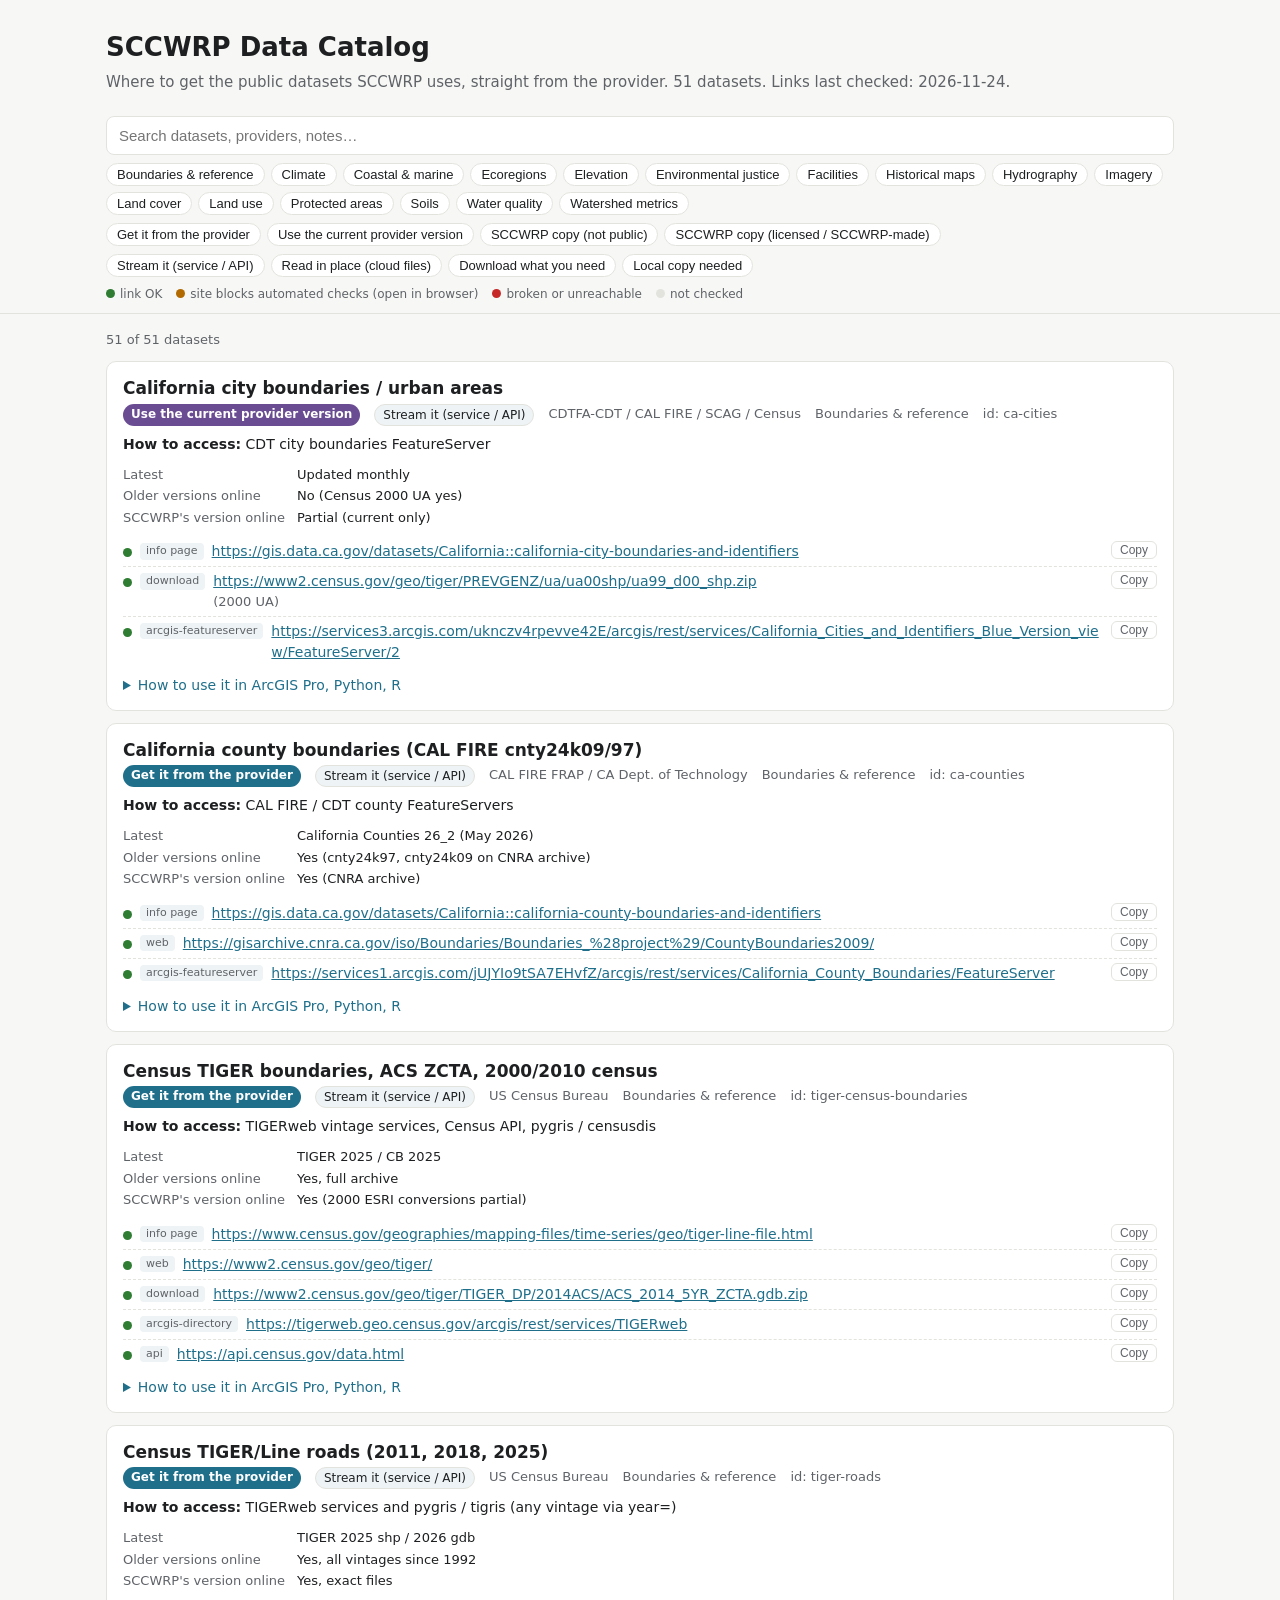
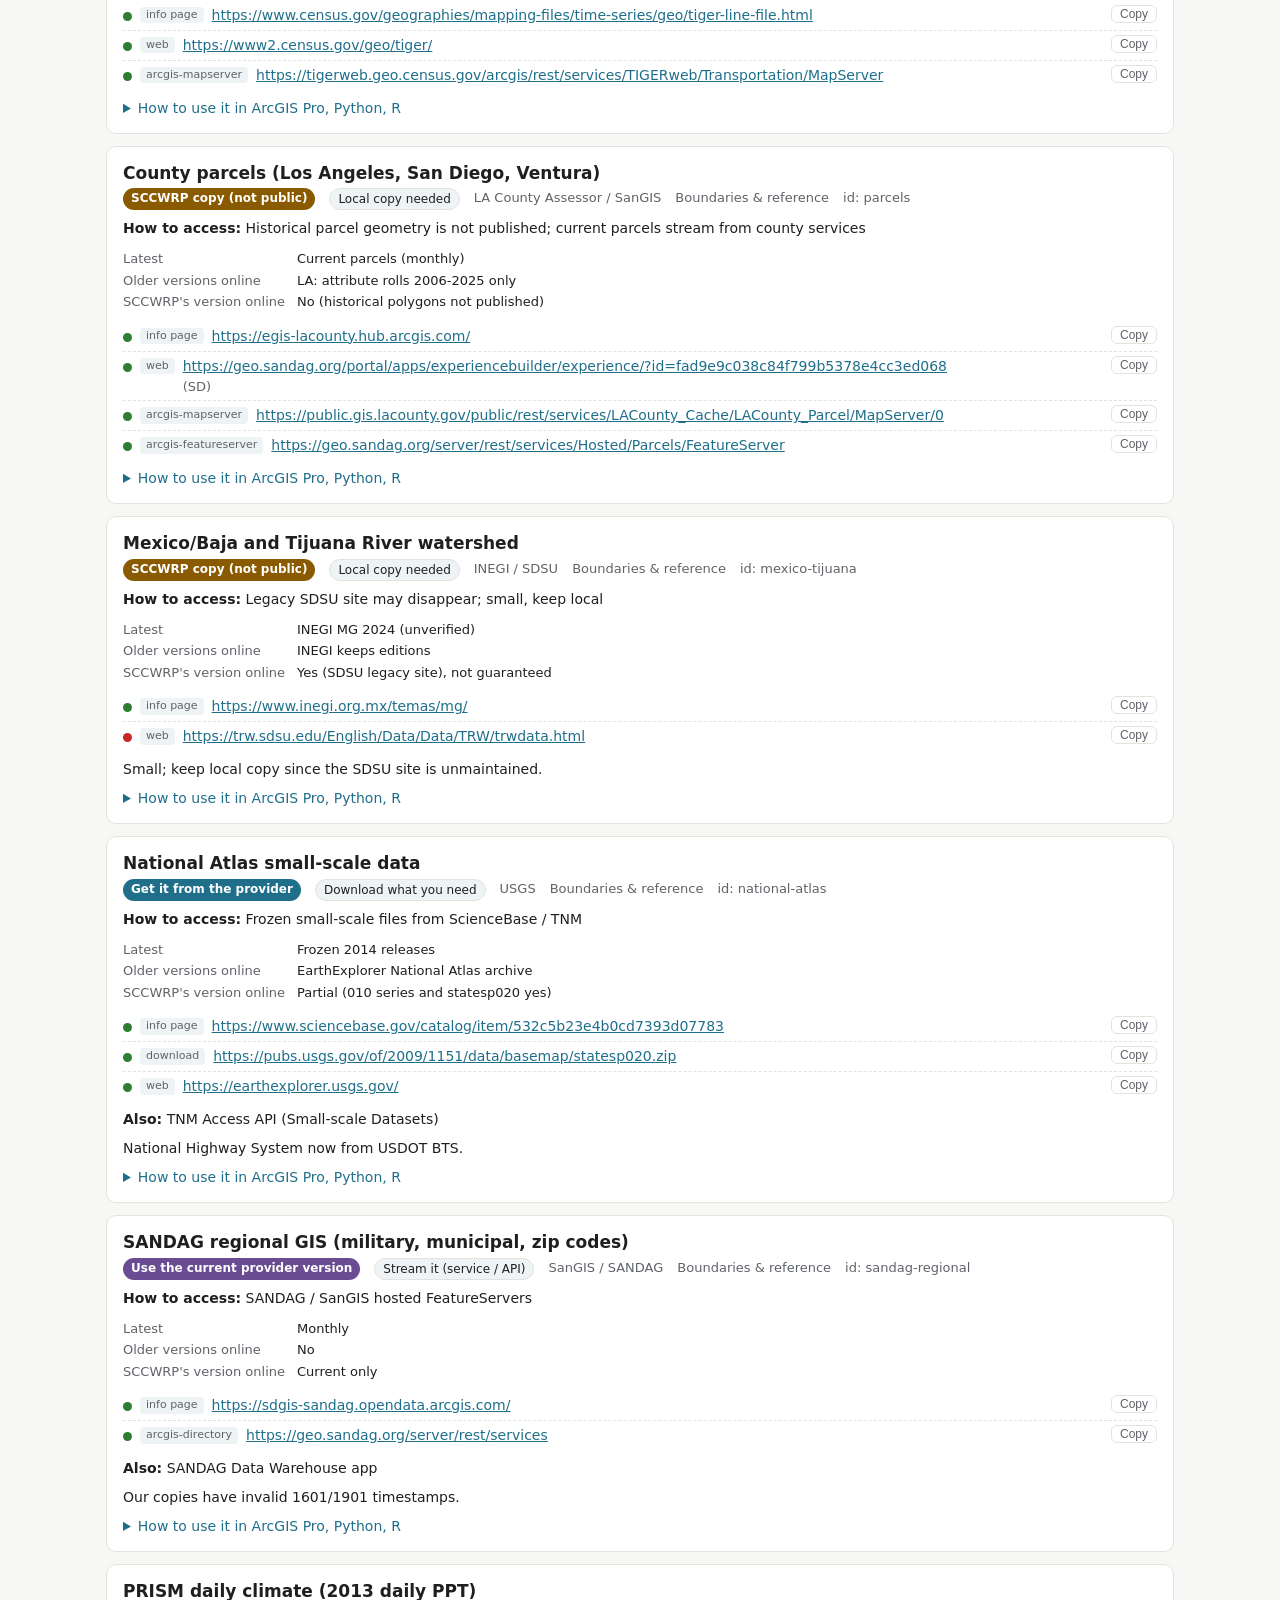
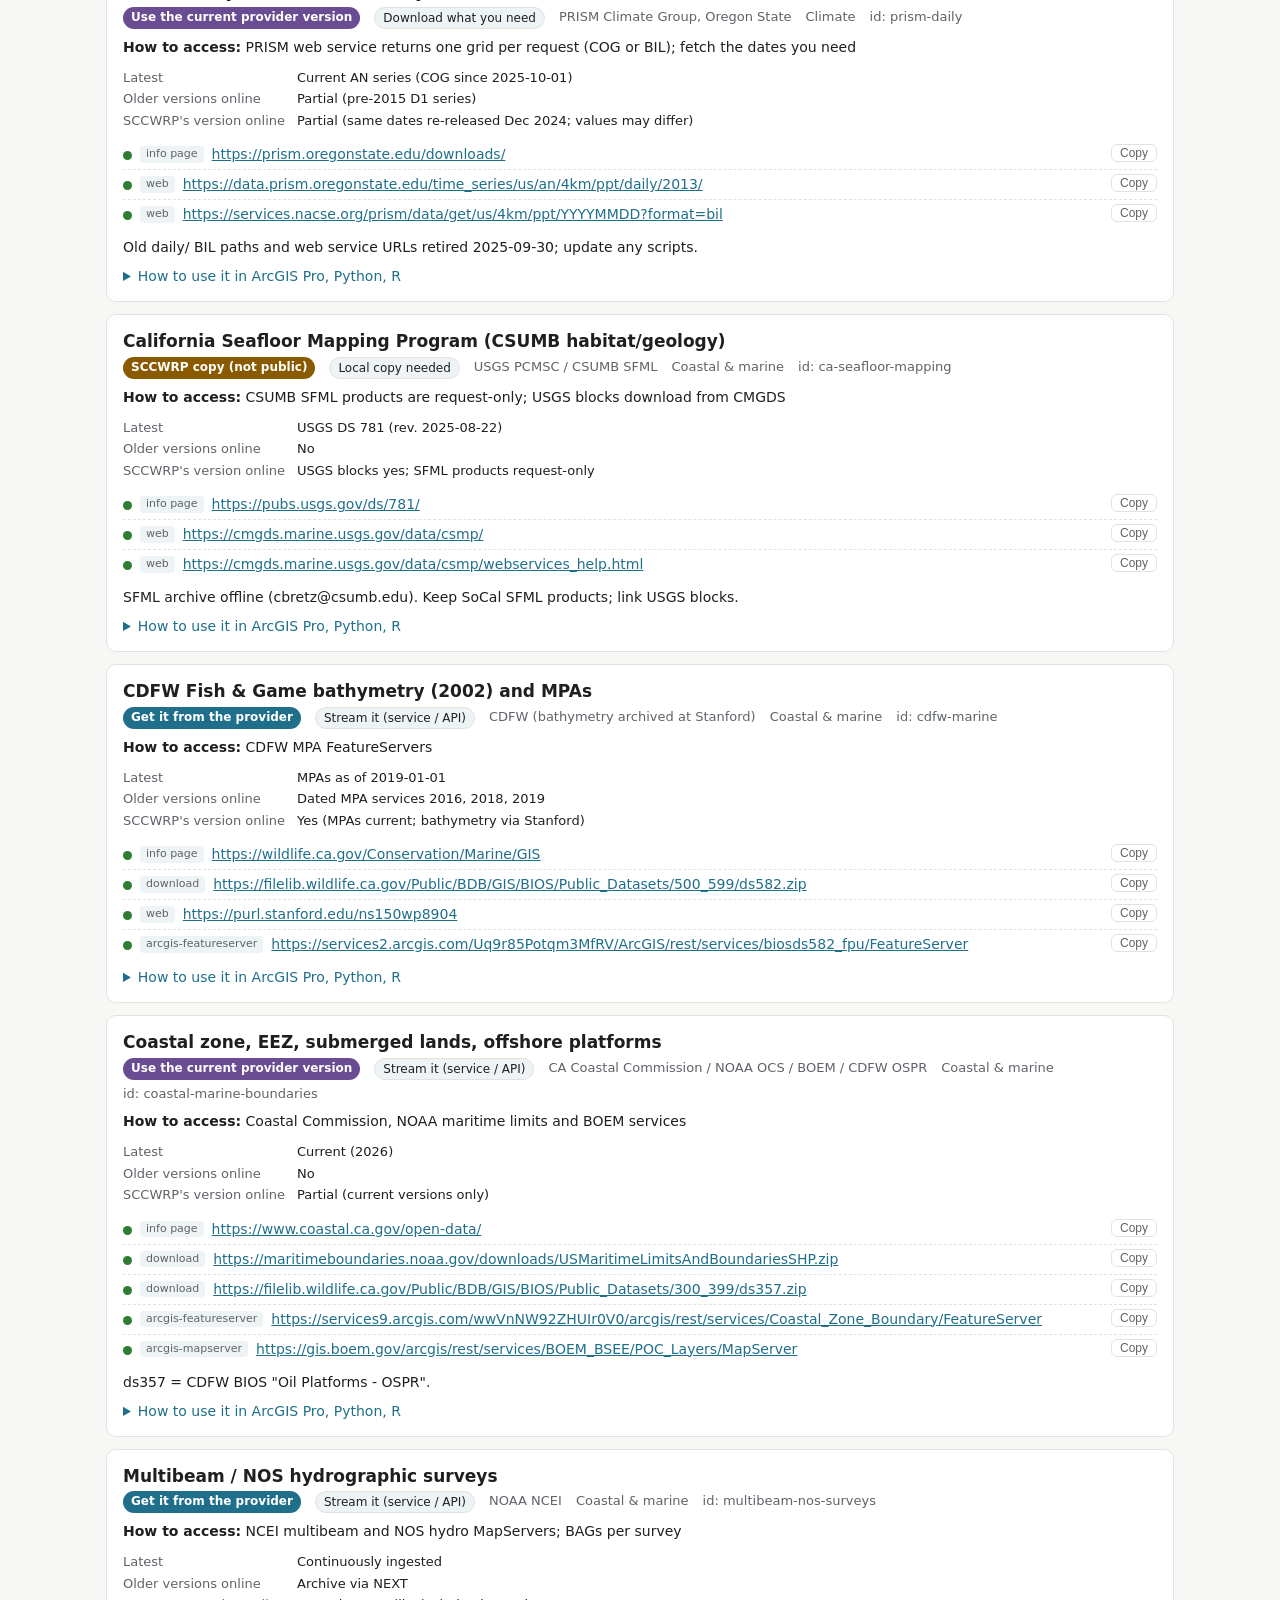
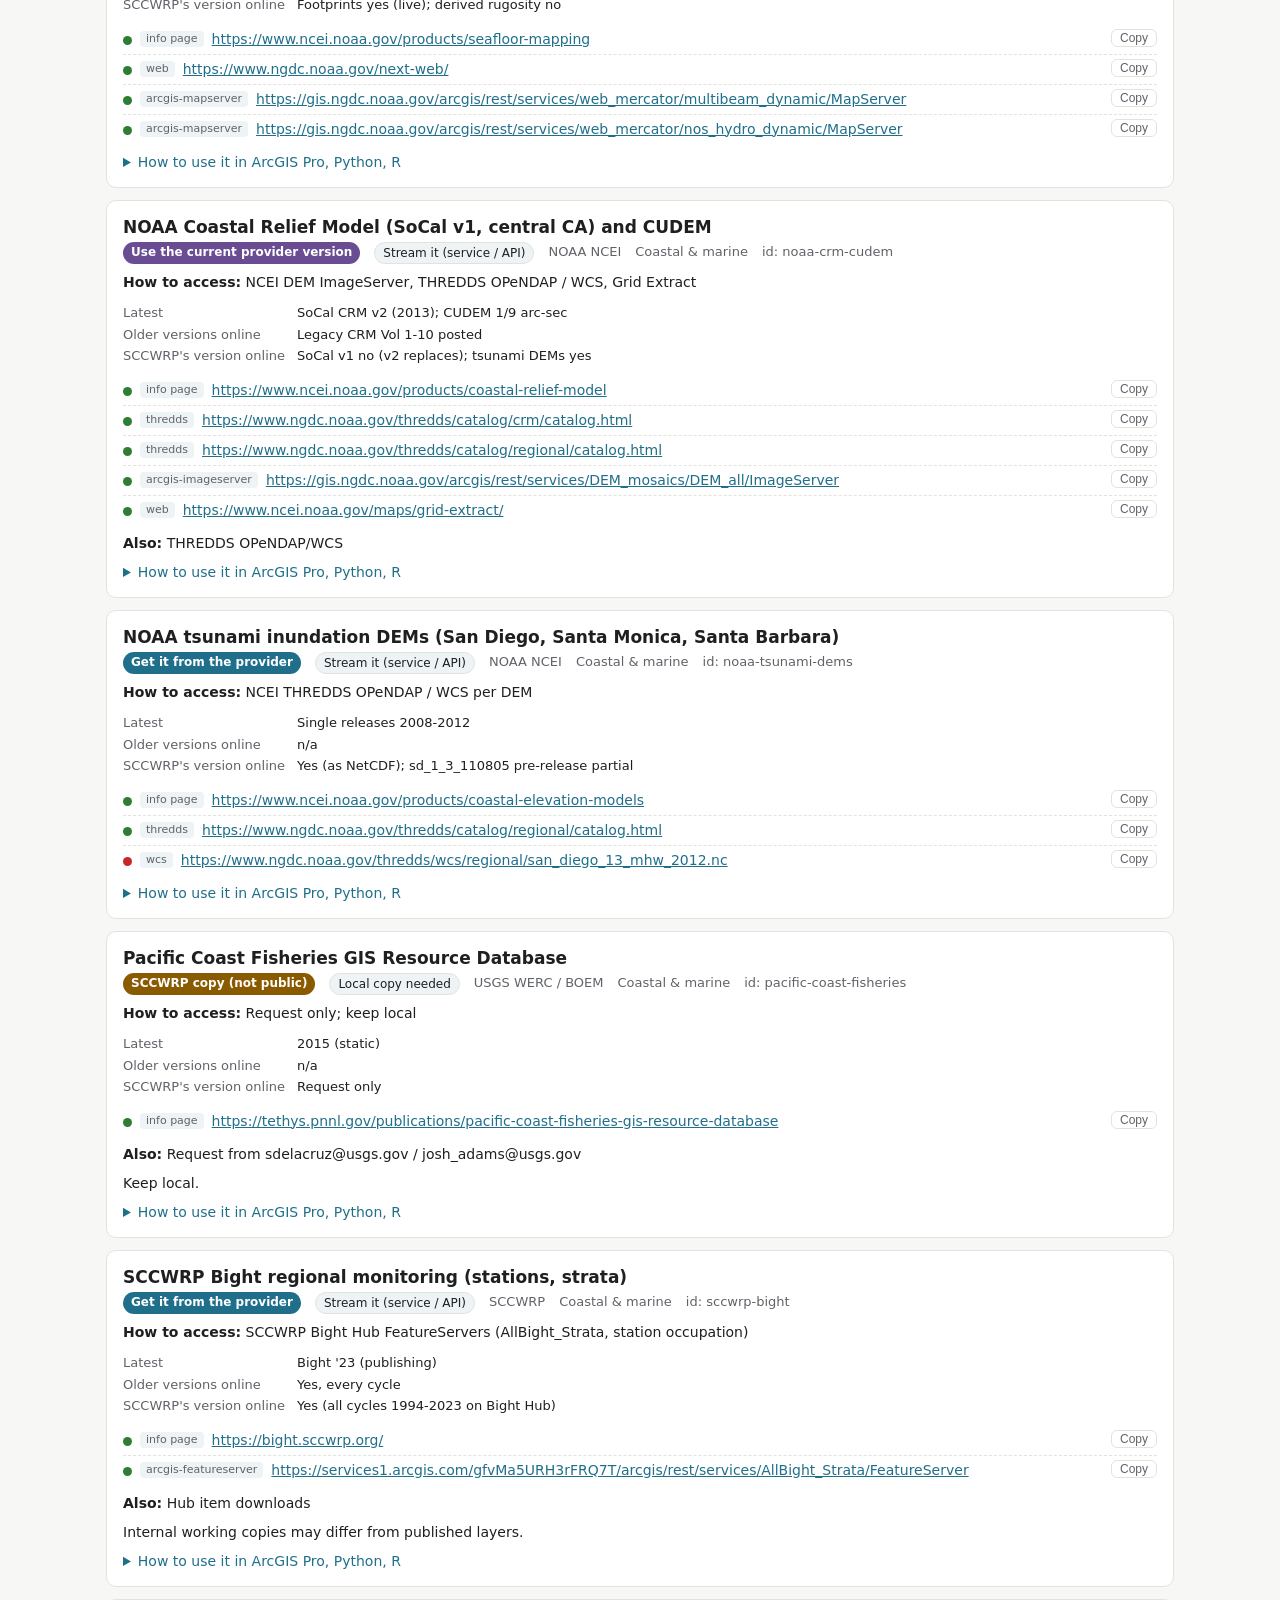
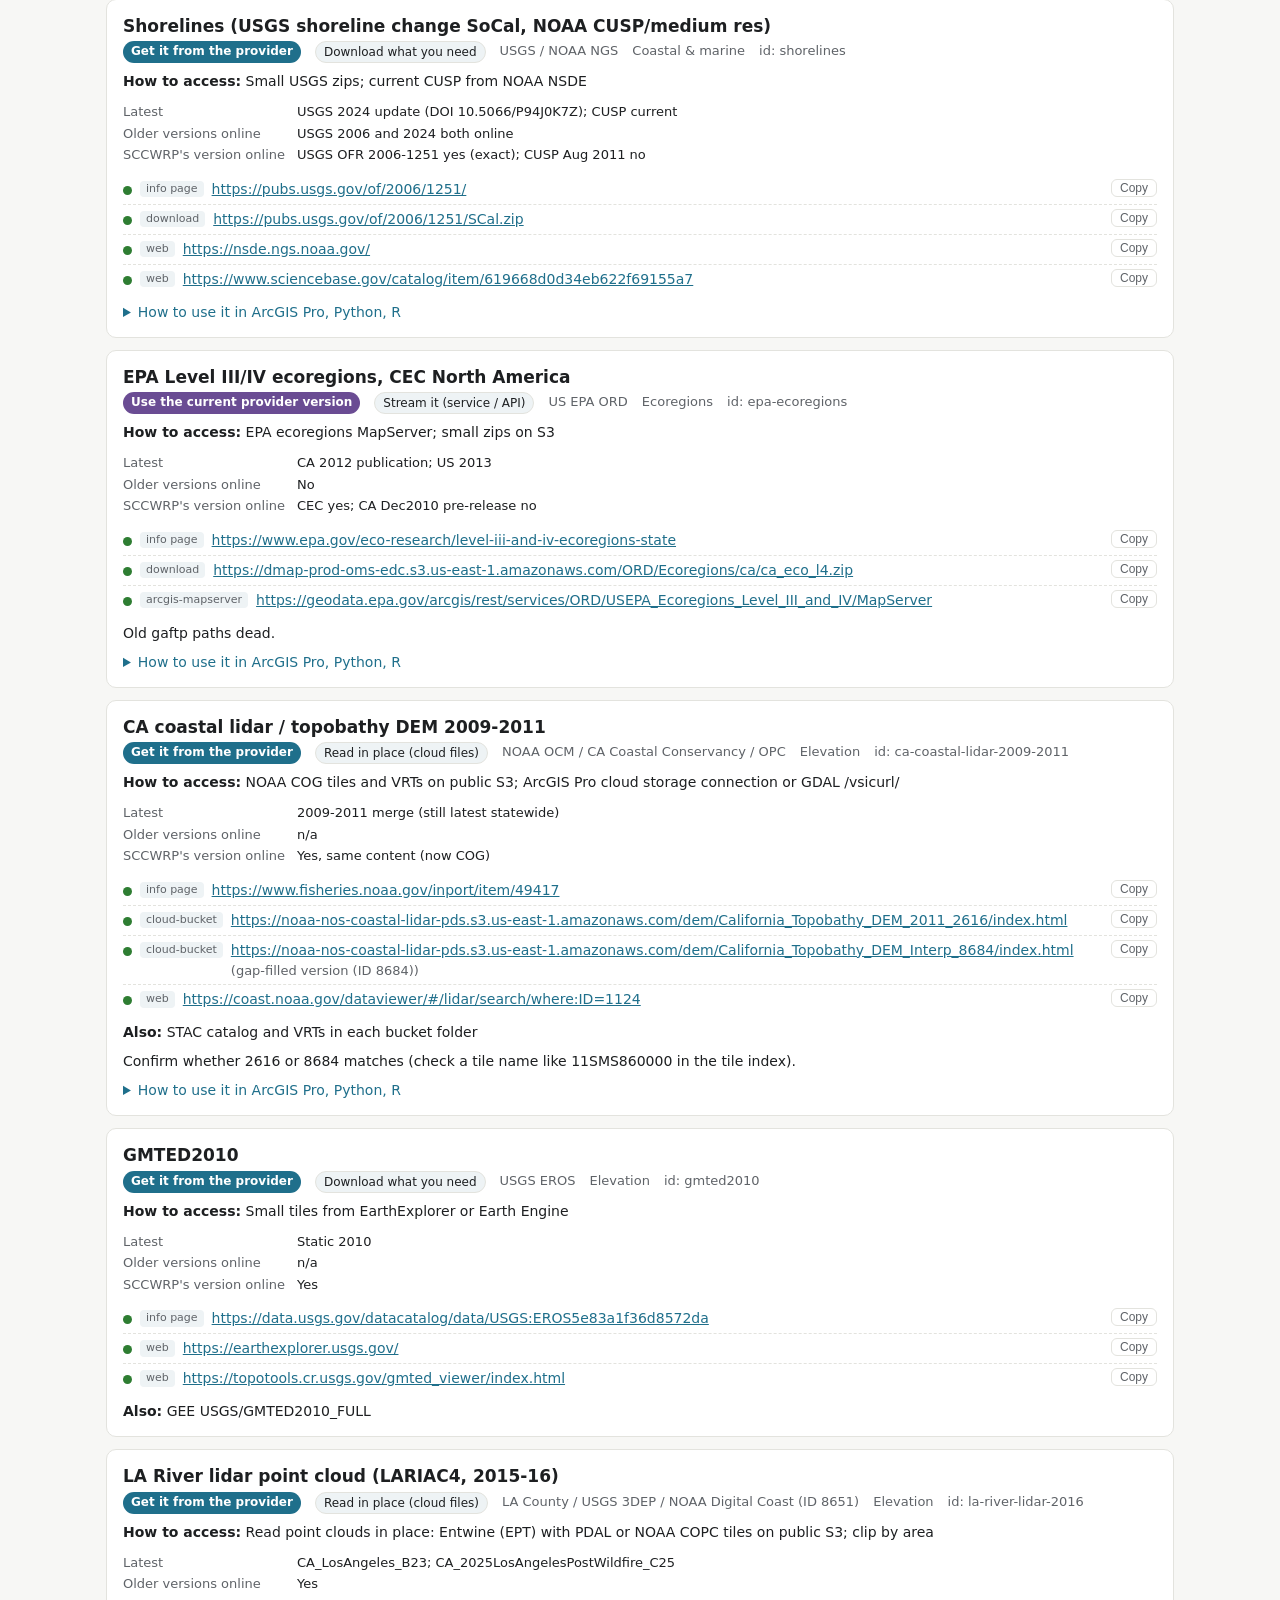
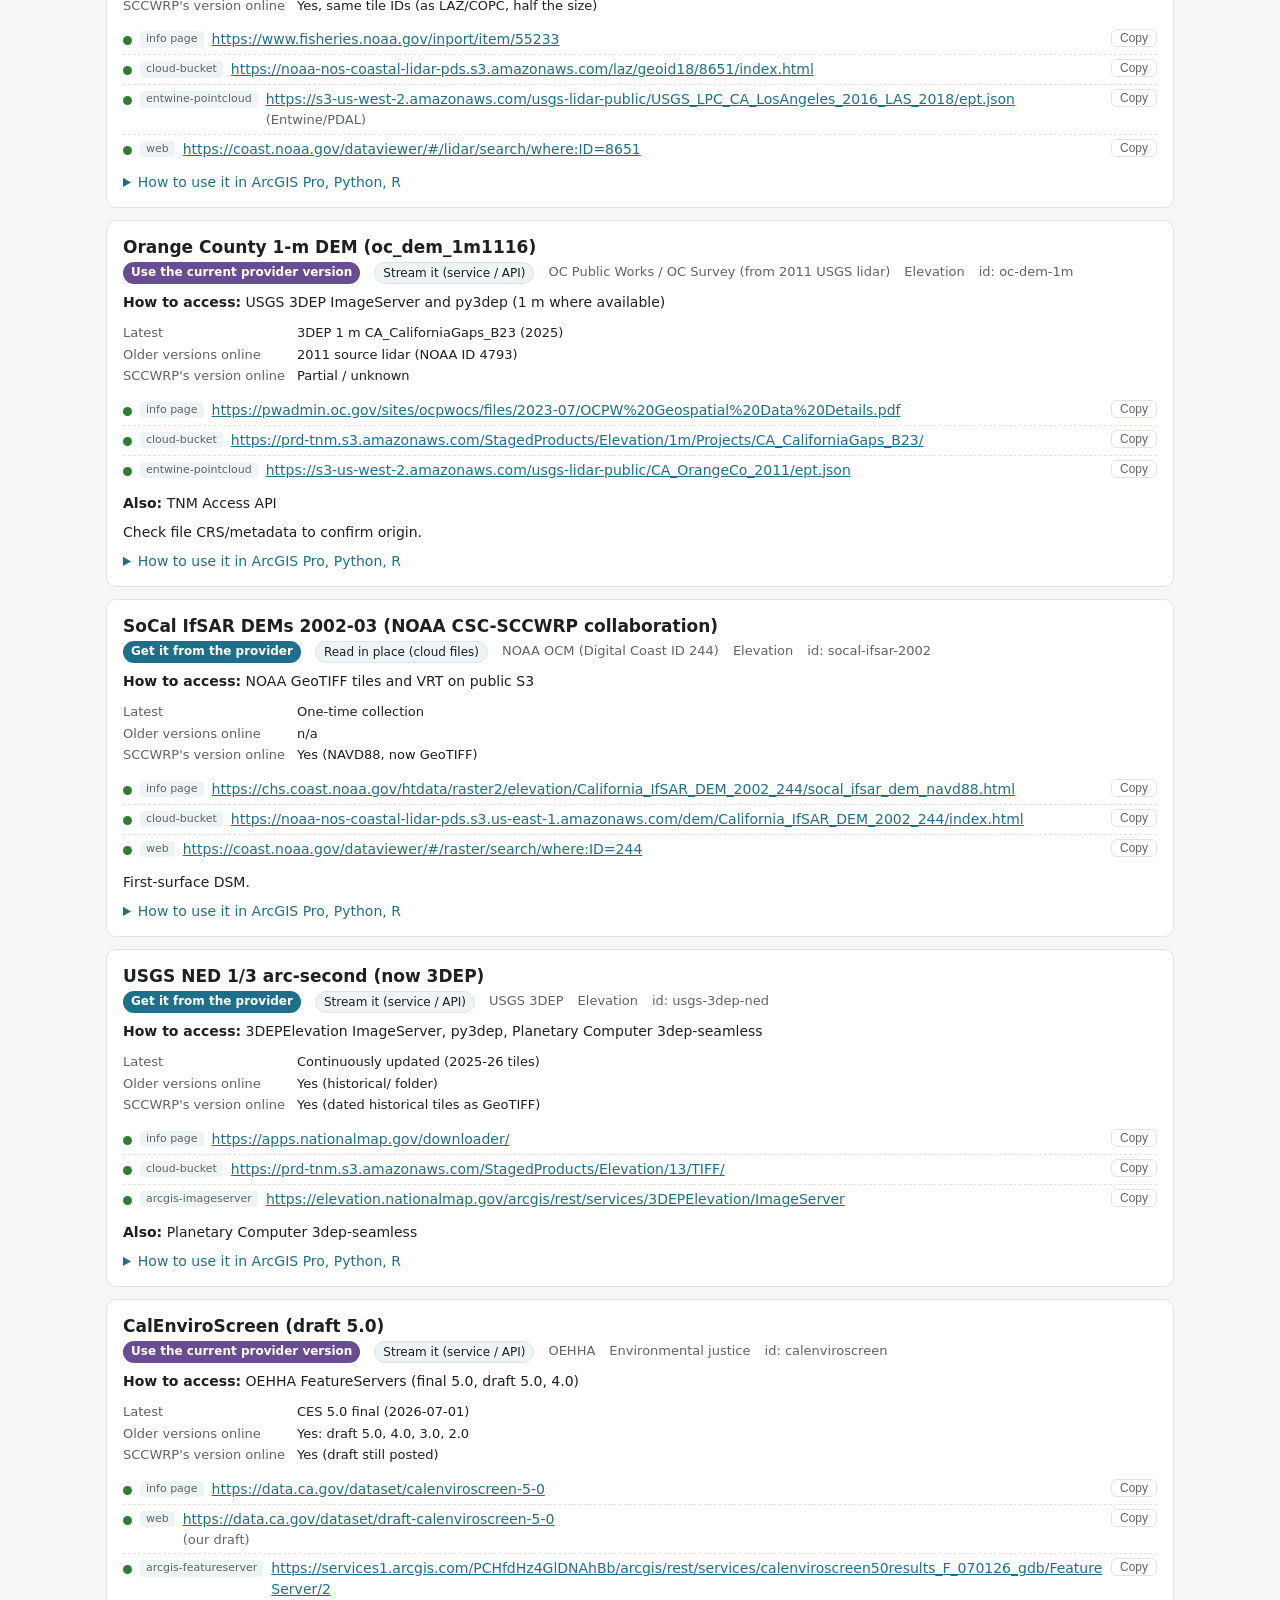
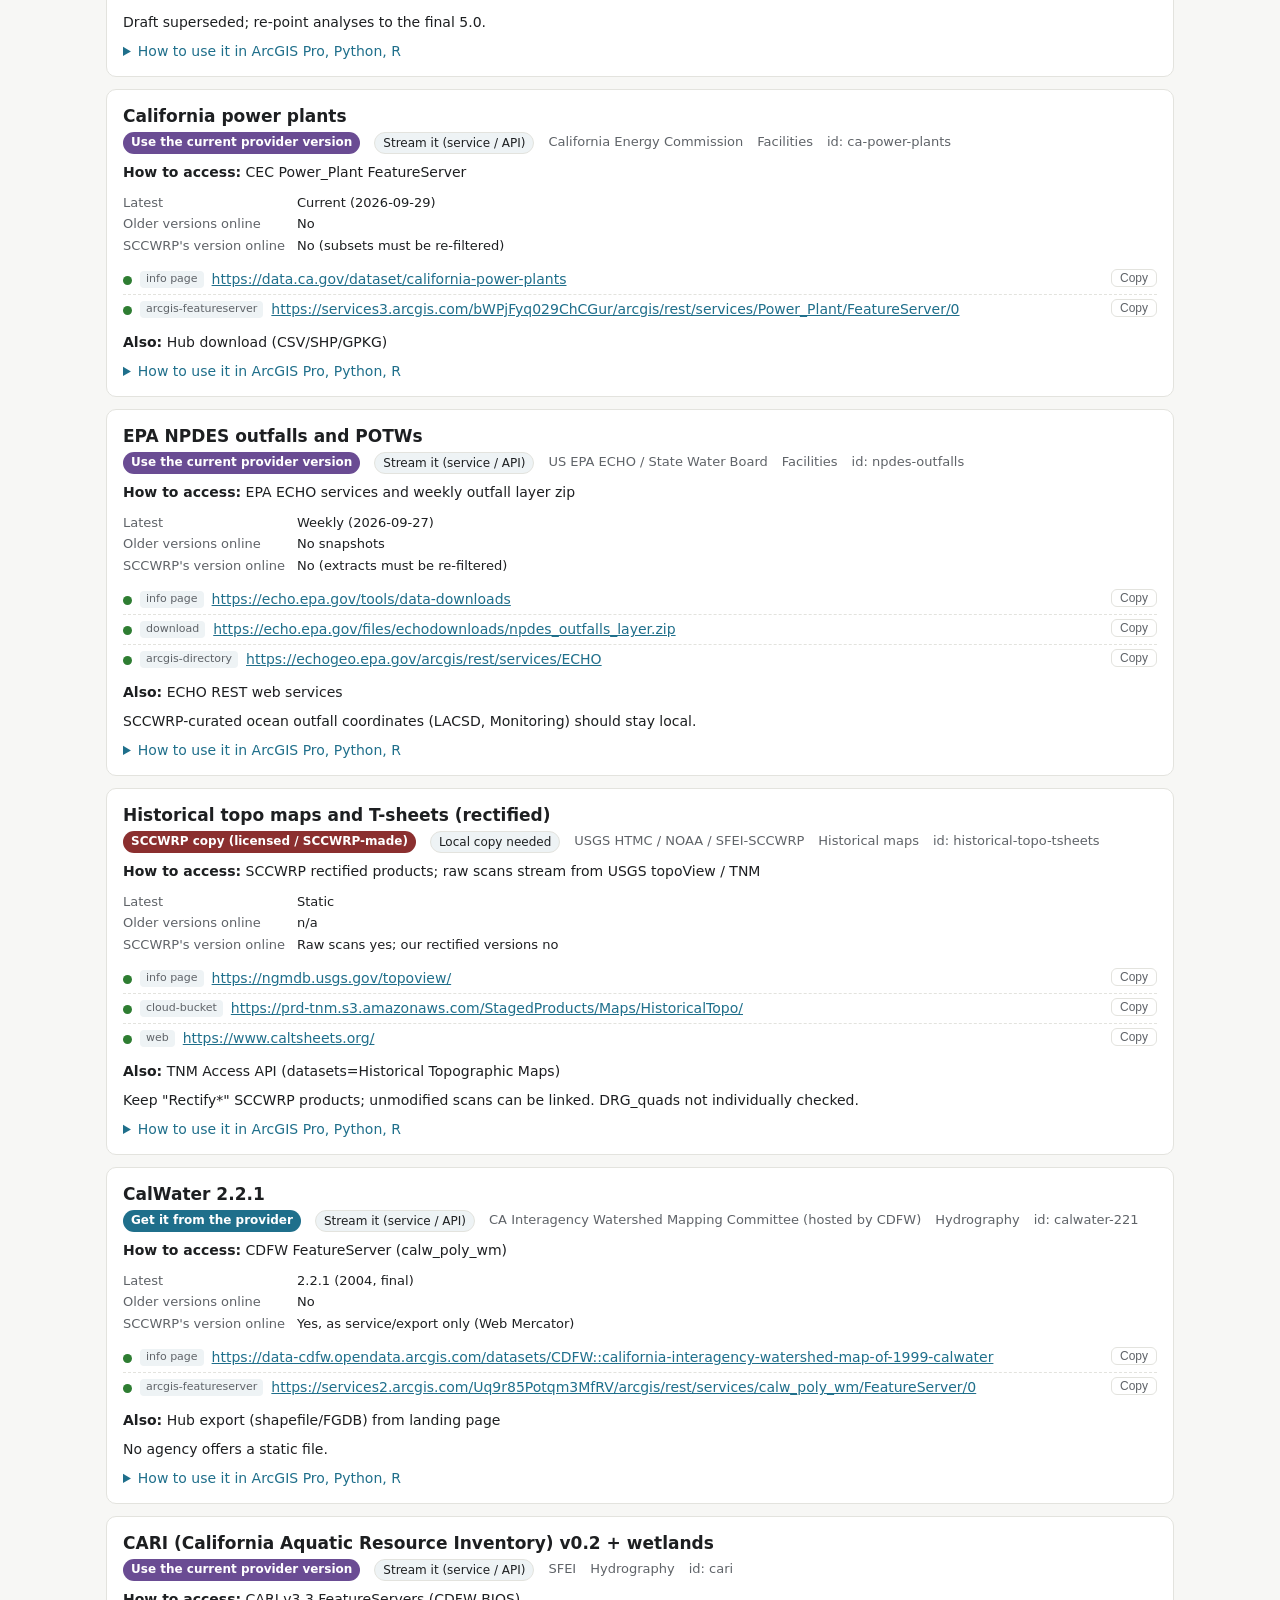
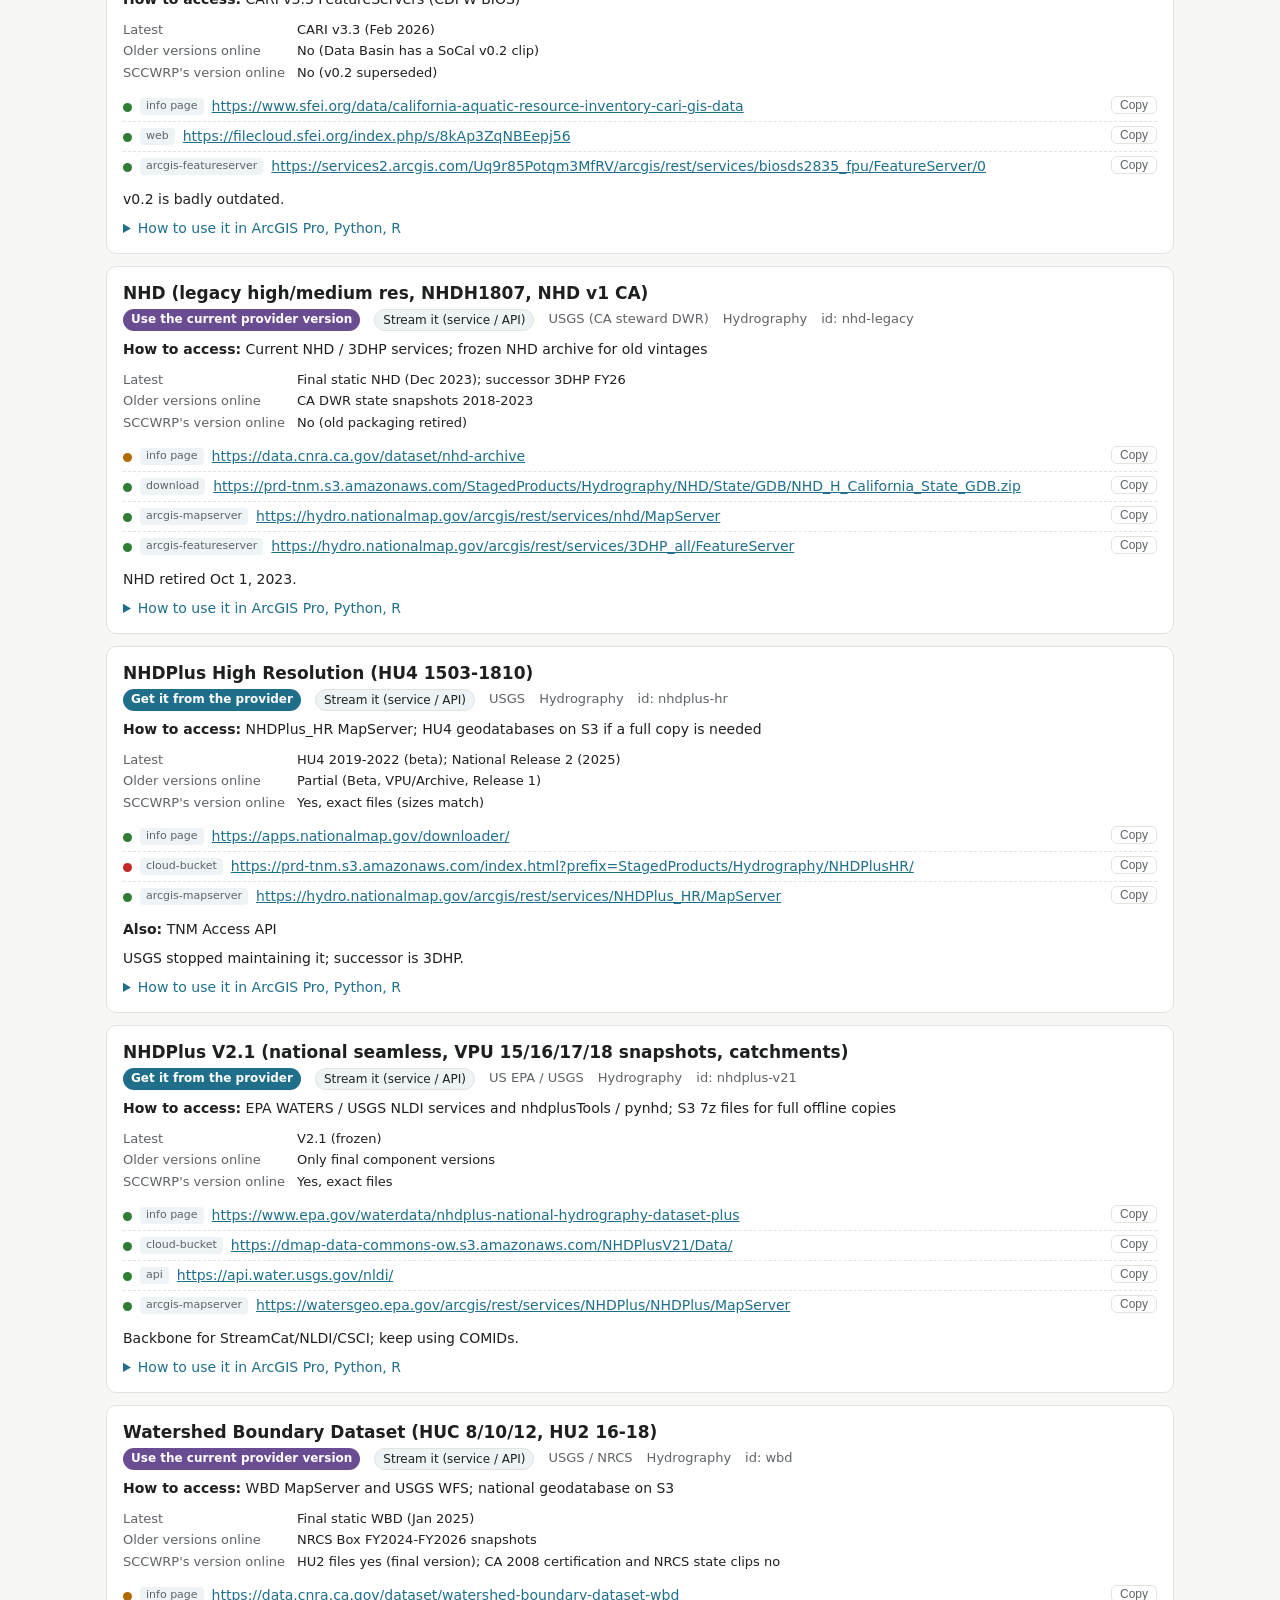
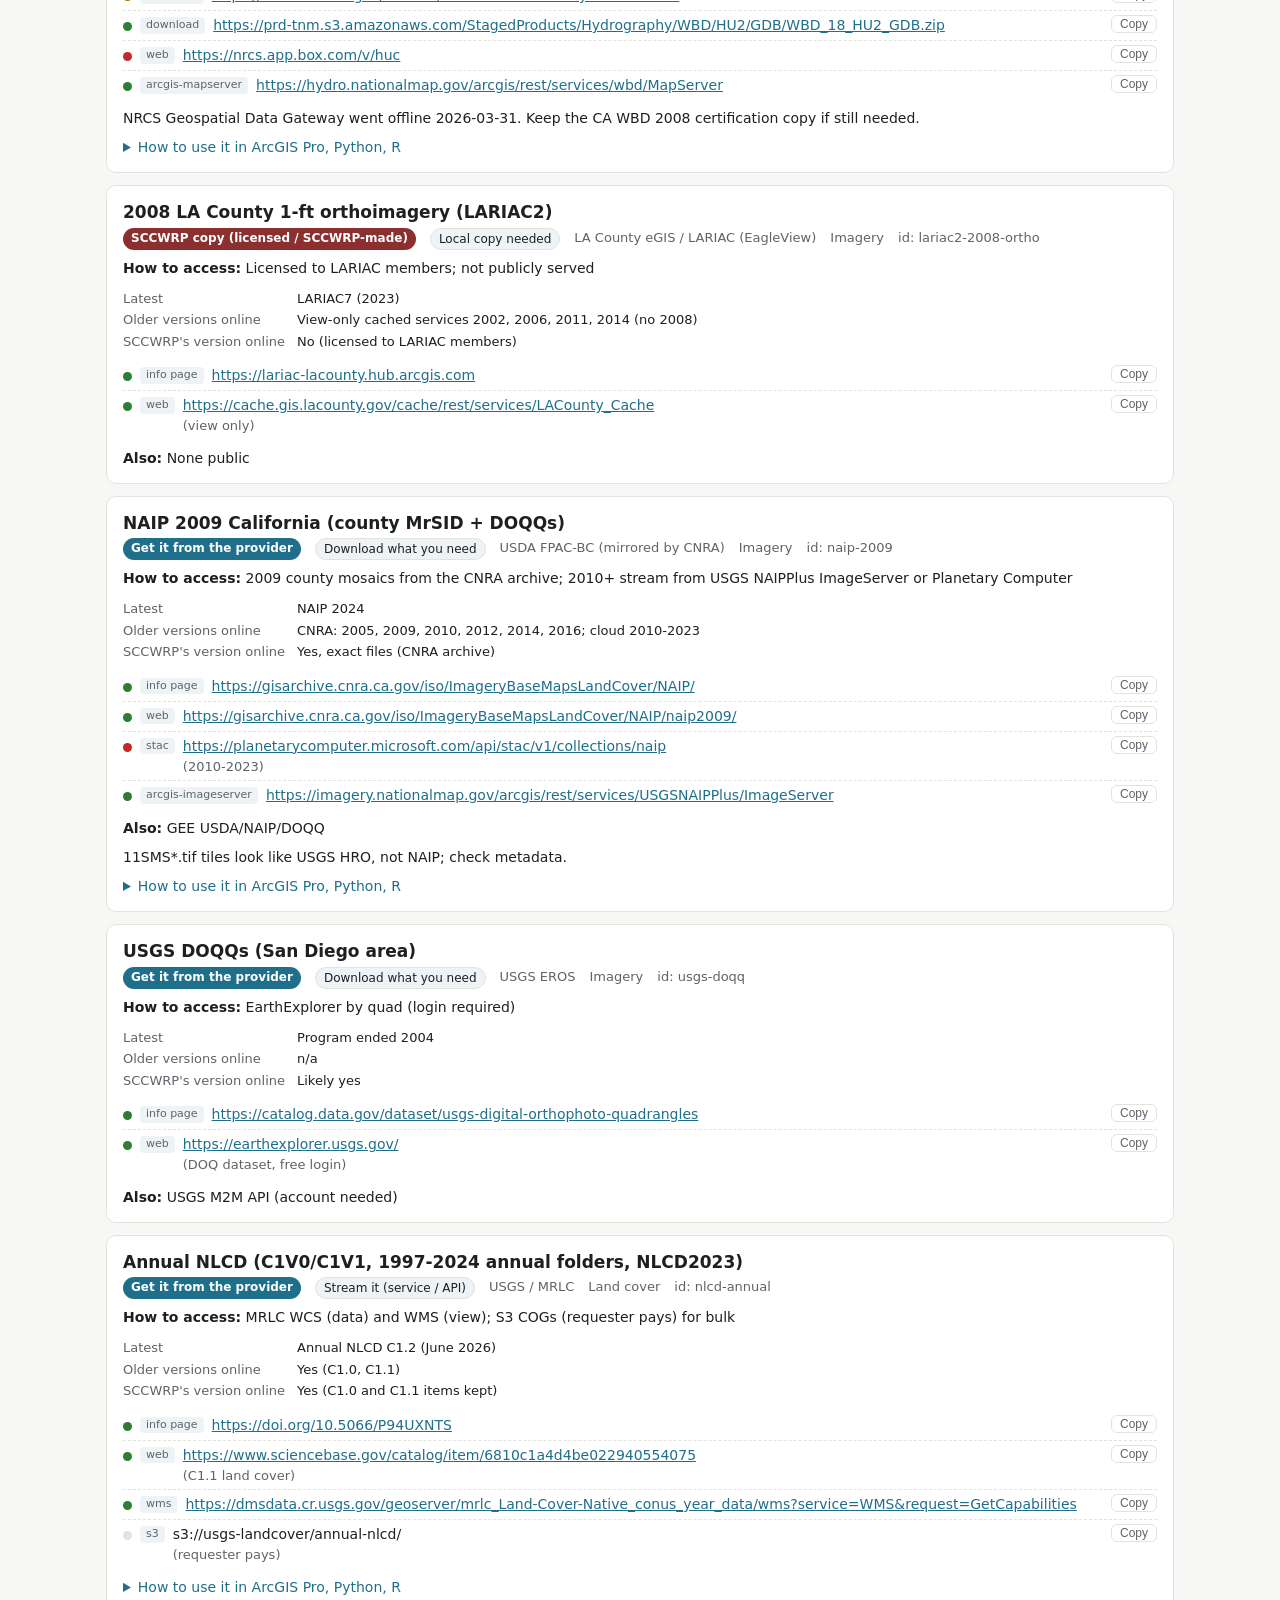
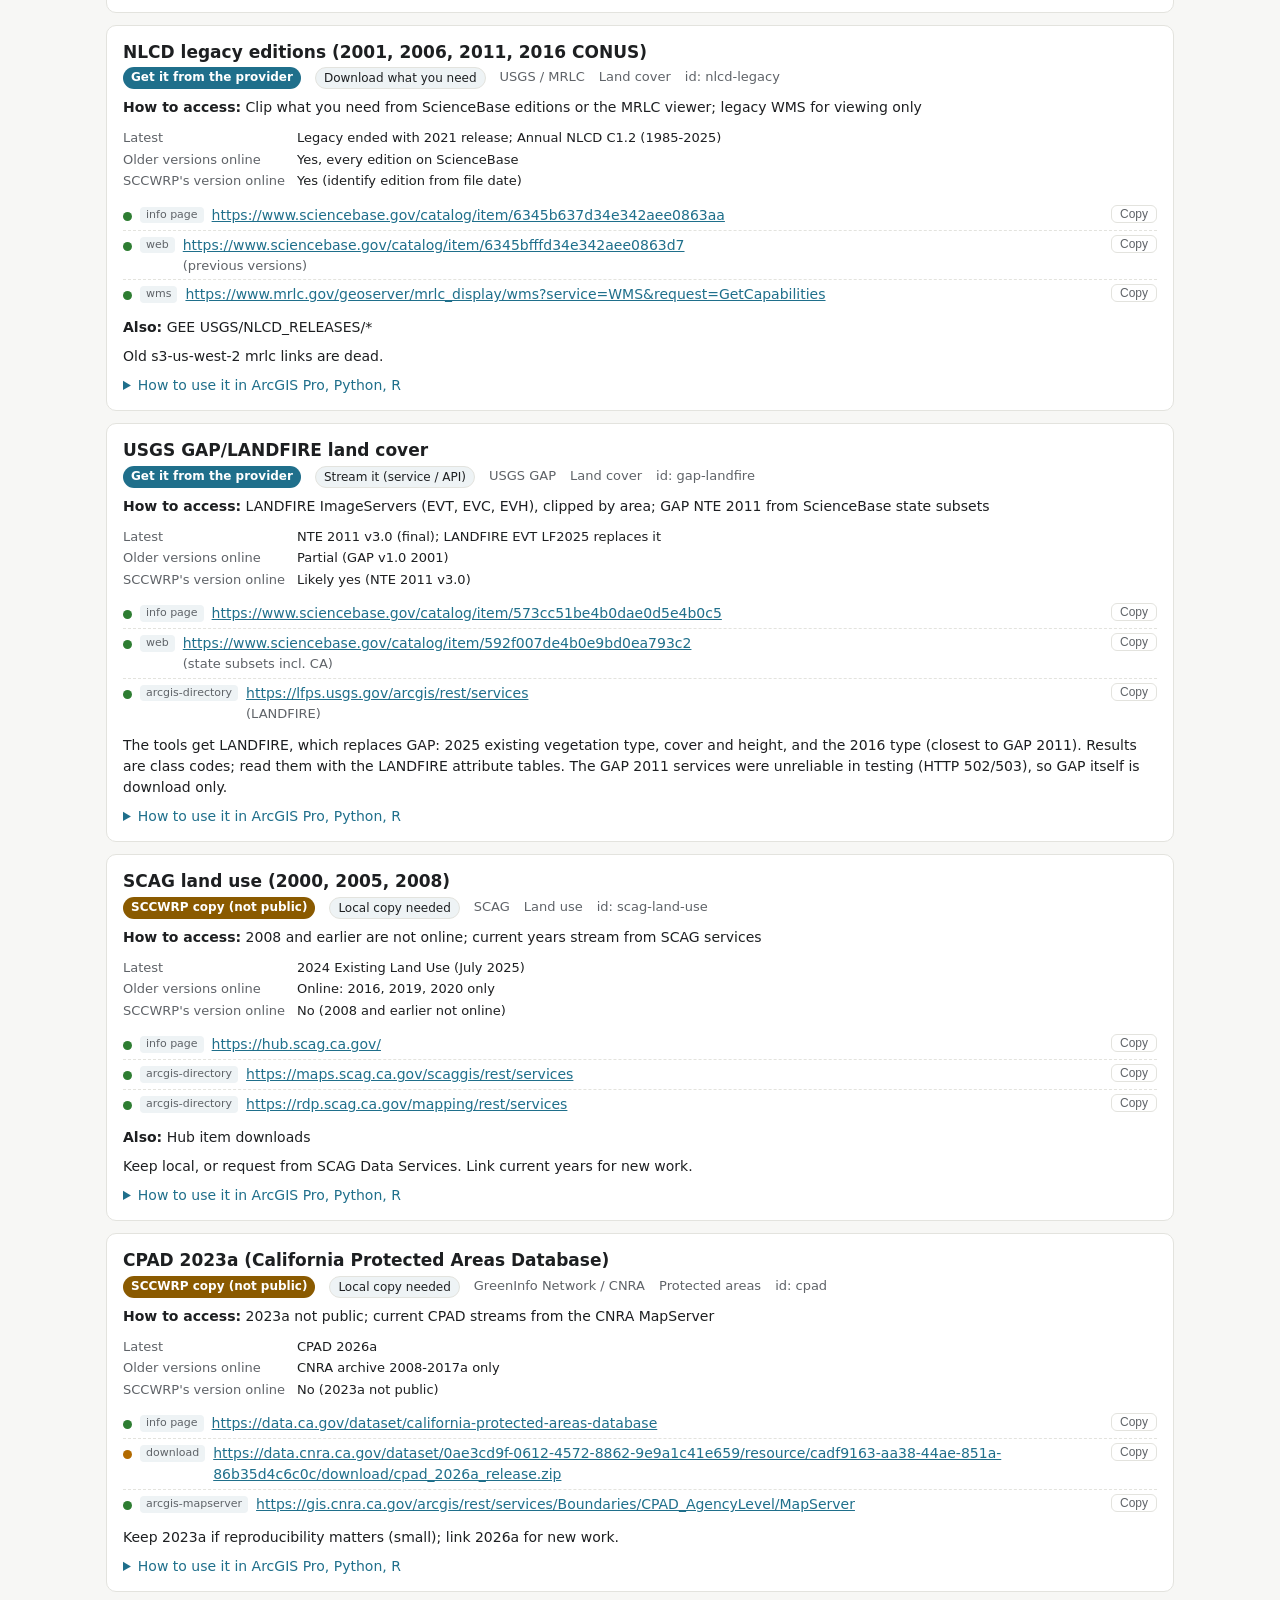
<file: docs/index.html>
<!doctype html>
<html lang="en">
<head>
<meta charset="utf-8">
<meta name="viewport" content="width=device-width, initial-scale=1">
<title>SCCWRP Data Catalog</title>
<style>
:root {
  --bg: #f7f7f5; --panel: #ffffff; --text: #1d1f21; --muted: #5f6368; --line: #e3e3de;
  --accent: #1f6f8b; --ok: #2e7d32; --warn: #b26a00; --bad: #c62828; --chip: #eef3f5;
  --link-out: #1f6f8b; --current: #6a4c93; --keep: #8a5a00; --restricted: #8b2f2f;
}
@media (prefers-color-scheme: dark) {
  :root:not([data-theme="light"]) {
    --bg: #15171a; --panel: #1d2024; --text: #e8eaed; --muted: #a0a4a8; --line: #2d3136;
    --accent: #6cb6d0; --ok: #66bb6a; --warn: #ffb74d; --bad: #ef5350; --chip: #23303a;
    --link-out: #6cb6d0; --current: #b39ddb; --keep: #e0b25c; --restricted: #e57373;
  }
}
* { box-sizing: border-box; }
body { margin: 0; background: var(--bg); color: var(--text);
  font: 15px/1.5 system-ui, -apple-system, "Segoe UI", Roboto, sans-serif; }
header { padding: 28px 16px 12px; max-width: 1100px; margin: 0 auto; }
h1 { margin: 0 0 4px; font-size: 26px; }
.sub { color: var(--muted); margin: 0; }
.controls { position: sticky; top: 0; z-index: 2; background: var(--bg); border-bottom: 1px solid var(--line); }
.controls .inner { max-width: 1100px; margin: 0 auto; padding: 10px 16px; display: grid; gap: 8px; }
input[type=search] { width: 100%; padding: 10px 12px; font-size: 15px; border: 1px solid var(--line);
  border-radius: 8px; background: var(--panel); color: var(--text); }
.chips { display: flex; flex-wrap: wrap; gap: 6px; }
.chip { border: 1px solid var(--line); background: var(--panel); color: var(--text); border-radius: 999px;
  padding: 3px 10px; font-size: 13px; cursor: pointer; }
.chip[aria-pressed=true] { background: var(--accent); border-color: var(--accent); color: #fff; }
main { max-width: 1100px; margin: 0 auto; padding: 12px 16px 48px; }
.count { color: var(--muted); font-size: 13px; margin: 4px 0 12px; }
.card { background: var(--panel); border: 1px solid var(--line); border-radius: 10px; padding: 14px 16px; margin-bottom: 12px; }
.card h2 { font-size: 17px; margin: 0 0 2px; }
.meta { color: var(--muted); font-size: 13px; display: flex; flex-wrap: wrap; gap: 4px 14px; }
.badge { display: inline-block; font-size: 12px; font-weight: 600; padding: 1px 8px; border-radius: 999px; color: #fff; }
.rec-link-out { background: var(--link-out); } .rec-link-out-current { background: var(--current); }
.rec-keep-local { background: var(--keep); } .rec-keep-local-restricted { background: var(--restricted); }
.badge.acc { background: var(--chip); color: var(--text); border: 1px solid var(--line); font-weight: 500; }
dl.versions { display: grid; grid-template-columns: max-content 1fr; gap: 2px 12px; margin: 10px 0; font-size: 13px; }
dl.versions dt { color: var(--muted); } dl.versions dd { margin: 0; }
ul.links { list-style: none; padding: 0; margin: 8px 0; }
ul.links li { display: flex; align-items: flex-start; gap: 8px; padding: 4px 0; border-top: 1px dashed var(--line); font-size: 14px; }
ul.links li:first-child { border-top: 0; }
.dot { width: 9px; height: 9px; border-radius: 50%; margin-top: 7px; flex: none; background: var(--line); }
.dot.ok { background: var(--ok); } .dot.blocked { background: var(--warn); } .dot.broken, .dot.error, .dot.timeout { background: var(--bad); }
.ltype { font-size: 11px; color: var(--muted); background: var(--chip); border-radius: 4px; padding: 0 6px; white-space: nowrap; margin-top: 2px; }
.lurl { overflow-wrap: anywhere; flex: 1; }
a { color: var(--accent); }
button.copy { border: 1px solid var(--line); background: transparent; color: var(--muted); border-radius: 6px;
  font-size: 12px; padding: 1px 8px; cursor: pointer; flex: none; }
details { margin-top: 8px; } summary { cursor: pointer; color: var(--accent); font-size: 14px; }
pre { background: var(--chip); padding: 8px 10px; border-radius: 6px; overflow-x: auto; font-size: 12.5px; margin: 6px 0; }
.snip h3 { font-size: 13px; margin: 10px 0 0; color: var(--muted); font-weight: 600; }
.notes { font-size: 14px; margin: 8px 0 0; }
.legend { font-size: 12px; color: var(--muted); display: flex; flex-wrap: wrap; gap: 4px 14px; }
.legend span { display: inline-flex; align-items: center; gap: 5px; }
.legend .dot { margin-top: 0; }
footer { max-width: 1100px; margin: 0 auto; padding: 0 16px 32px; color: var(--muted); font-size: 12px; }
</style>
</head>
<body>
<header>
  <h1>SCCWRP Data Catalog</h1>
  <p class="sub">Where to get the public datasets SCCWRP uses, straight from the provider. 51 datasets. Links last checked: 2026-11-24.</p>
</header>
<div class="controls"><div class="inner">
  <input type="search" id="q" placeholder="Search datasets, providers, notes…" aria-label="Search">
  <div class="chips" id="cats" aria-label="Category"></div>
  <div class="chips" id="recs" aria-label="Recommendation"></div>
  <div class="chips" id="accs" aria-label="Access"></div>
  <div class="legend">
    <span><i class="dot ok"></i>link OK</span><span><i class="dot blocked"></i>site blocks automated checks (open in browser)</span>
    <span><i class="dot broken"></i>broken or unreachable</span><span><i class="dot"></i>not checked</span>
  </div>
</div></div>
<main>
  <div class="count" id="count"></div>
  <div id="list"></div>
</main>
<footer>Generated from the catalog JSON in this repository. To add or fix a dataset, edit its file in <code>catalog/datasets/</code>.</footer>
<script id="data" type="application/json">{"datasets": [{"id": "ca-cities", "title": "California city boundaries / urban areas", "category": "Boundaries & reference", "provider": "CDTFA-CDT / CAL FIRE / SCAG / Census", "recommendation": "link-out-current", "versions": {"latest": "Updated monthly", "older_versions_online": "No (Census 2000 UA yes)", "sccwrp_version_online": "Partial (current only)"}, "links": [{"role": "landing", "type": "landing", "url": "https://gis.data.ca.gov/datasets/California::california-city-boundaries-and-identifiers"}, {"role": "download", "type": "download", "url": "https://www2.census.gov/geo/tiger/PREVGENZ/ua/ua00shp/ua99_d00_shp.zip", "label": "2000 UA"}, {"role": "access", "type": "arcgis-featureserver", "url": "https://services3.arcgis.com/uknczv4rpevve42E/arcgis/rest/services/California_Cities_and_Identifiers_Blue_Version_view/FeatureServer/2"}], "access": {"mode": "stream", "how": "CDT city boundaries FeatureServer"}, "fetch": {"default": "city-boundaries", "layers": {"city-boundaries": {"title": "Incorporated city boundaries, land only (CDTFA / CDT)", "handler": "arcgis-features", "url": "https://services3.arcgis.com/uknczv4rpevve42E/arcgis/rest/services/California_Cities_and_Identifiers_Blue_Version_view/FeatureServer/2", "where": "OFFSHORE IS NULL", "version": "Current (CDT, updated monthly)"}, "city-boundaries-with-water": {"title": "Incorporated city boundaries including bay and ocean portions (CDT \"blue\" version)", "handler": "arcgis-features", "url": "https://services3.arcgis.com/uknczv4rpevve42E/arcgis/rest/services/California_Cities_and_Identifiers_Blue_Version_view/FeatureServer/2", "version": "Current (CDT, updated monthly)"}, "urban-areas-2020": {"title": "Census 2020 urban areas", "handler": "arcgis-features", "url": "https://tigerweb.geo.census.gov/arcgis/rest/services/TIGERweb/tigerWMS_Current/MapServer/88", "version": "2020 Census"}}}, "packages": [], "other_access": [], "notes": "", "last_reviewed": "2026-09-29"}, {"id": "ca-counties", "title": "California county boundaries (CAL FIRE cnty24k09/97)", "category": "Boundaries & reference", "provider": "CAL FIRE FRAP / CA Dept. of Technology", "recommendation": "link-out", "versions": {"latest": "California Counties 26_2 (May 2026)", "older_versions_online": "Yes (cnty24k97, cnty24k09 on CNRA archive)", "sccwrp_version_online": "Yes (CNRA archive)"}, "links": [{"role": "landing", "type": "landing", "url": "https://gis.data.ca.gov/datasets/California::california-county-boundaries-and-identifiers"}, {"role": "download", "type": "web", "url": "https://gisarchive.cnra.ca.gov/iso/Boundaries/Boundaries_%28project%29/CountyBoundaries2009/"}, {"role": "access", "type": "arcgis-featureserver", "url": "https://services1.arcgis.com/jUJYIo9tSA7EHvfZ/arcgis/rest/services/California_County_Boundaries/FeatureServer"}], "access": {"mode": "stream", "how": "CAL FIRE / CDT county FeatureServers"}, "fetch": {"default": "counties", "layers": {"counties": {"title": "California county boundaries (current, CA Dept. of Technology)", "handler": "arcgis-features", "url": "https://services1.arcgis.com/jUJYIo9tSA7EHvfZ/arcgis/rest/services/California_County_Boundaries/FeatureServer/0", "version": "California Counties 26_2 (May 2026)"}, "cnty24k09": {"title": "CAL FIRE county boundaries cnty24k09 (1:24,000, 2009), polygons", "handler": "download", "url": "https://gisarchive.cnra.ca.gov/iso/Boundaries/Boundaries_%28project%29/CountyBoundaries2009/cnty24k09_1_shp.zip", "kind": "vector", "member": "cnty24k09_1_poly.shp", "version": "cnty24k09_1 (2009)"}}}, "packages": [], "other_access": [], "notes": "", "last_reviewed": "2026-09-29"}, {"id": "tiger-census-boundaries", "title": "Census TIGER boundaries, ACS ZCTA, 2000/2010 census", "category": "Boundaries & reference", "provider": "US Census Bureau", "recommendation": "link-out", "versions": {"latest": "TIGER 2025 / CB 2025", "older_versions_online": "Yes, full archive", "sccwrp_version_online": "Yes (2000 ESRI conversions partial)"}, "links": [{"role": "landing", "type": "landing", "url": "https://www.census.gov/geographies/mapping-files/time-series/geo/tiger-line-file.html"}, {"role": "download", "type": "web", "url": "https://www2.census.gov/geo/tiger/"}, {"role": "download", "type": "download", "url": "https://www2.census.gov/geo/tiger/TIGER_DP/2014ACS/ACS_2014_5YR_ZCTA.gdb.zip"}, {"role": "access", "type": "arcgis-directory", "url": "https://tigerweb.geo.census.gov/arcgis/rest/services/TIGERweb"}, {"role": "access", "type": "api", "url": "https://api.census.gov/data.html"}], "access": {"mode": "stream", "how": "TIGERweb vintage services, Census API, pygris / censusdis"}, "fetch": {"default": "tracts", "layers": {"tracts": {"title": "Census tracts", "handler": "arcgis-features", "url": "https://tigerweb.geo.census.gov/arcgis/rest/services/TIGERweb/tigerWMS_Current/MapServer/8", "version": "TIGERweb Current (January 1, 2026 vintage)"}, "block-groups": {"title": "Census block groups", "handler": "arcgis-features", "url": "https://tigerweb.geo.census.gov/arcgis/rest/services/TIGERweb/tigerWMS_Current/MapServer/10", "version": "TIGERweb Current (January 1, 2026 vintage)"}, "blocks-2020": {"title": "2020 Census blocks", "handler": "arcgis-features", "url": "https://tigerweb.geo.census.gov/arcgis/rest/services/TIGERweb/tigerWMS_Current/MapServer/12", "version": "2020 Census"}, "places": {"title": "Incorporated places (cities)", "handler": "arcgis-features", "url": "https://tigerweb.geo.census.gov/arcgis/rest/services/TIGERweb/tigerWMS_Current/MapServer/28", "version": "TIGERweb Current (January 1, 2026 vintage)"}, "cdps": {"title": "Census designated places (unincorporated communities)", "handler": "arcgis-features", "url": "https://tigerweb.geo.census.gov/arcgis/rest/services/TIGERweb/tigerWMS_Current/MapServer/30", "version": "TIGERweb Current (January 1, 2026 vintage)"}, "zctas": {"title": "2020 ZIP Code Tabulation Areas (ZCTAs)", "handler": "arcgis-features", "url": "https://tigerweb.geo.census.gov/arcgis/rest/services/TIGERweb/tigerWMS_Current/MapServer/2", "version": "2020 Census"}, "counties": {"title": "Counties", "handler": "arcgis-features", "url": "https://tigerweb.geo.census.gov/arcgis/rest/services/TIGERweb/tigerWMS_Current/MapServer/82", "version": "TIGERweb Current (January 1, 2026 vintage)"}}}, "packages": [{"language": "Python", "name": "censusdis"}, {"language": "Python", "name": "pygris"}], "other_access": [], "notes": "", "last_reviewed": "2026-09-29"}, {"id": "tiger-roads", "title": "Census TIGER/Line roads (2011, 2018, 2025)", "category": "Boundaries & reference", "provider": "US Census Bureau", "recommendation": "link-out", "versions": {"latest": "TIGER 2025 shp / 2026 gdb", "older_versions_online": "Yes, all vintages since 1992", "sccwrp_version_online": "Yes, exact files"}, "links": [{"role": "landing", "type": "landing", "url": "https://www.census.gov/geographies/mapping-files/time-series/geo/tiger-line-file.html"}, {"role": "download", "type": "web", "url": "https://www2.census.gov/geo/tiger/"}, {"role": "access", "type": "arcgis-mapserver", "url": "https://tigerweb.geo.census.gov/arcgis/rest/services/TIGERweb/Transportation/MapServer"}], "access": {"mode": "stream", "how": "TIGERweb services and pygris / tigris (any vintage via year=)"}, "fetch": {"default": "primary-roads", "layers": {"primary-roads": {"title": "Primary roads (interstates and other limited-access highways), TIGERweb current", "handler": "arcgis-features", "url": "https://tigerweb.geo.census.gov/arcgis/rest/services/TIGERweb/Transportation/MapServer/2", "version": "TIGERweb, January 1, 2026"}, "secondary-roads": {"title": "Secondary roads (US, state and county highways), TIGERweb current", "handler": "arcgis-features", "url": "https://tigerweb.geo.census.gov/arcgis/rest/services/TIGERweb/Transportation/MapServer/6", "version": "TIGERweb, January 1, 2026"}, "local-roads": {"title": "Local roads (neighbourhood streets, rural roads, ramps and other minor roads), TIGERweb current", "handler": "arcgis-features", "url": "https://tigerweb.geo.census.gov/arcgis/rest/services/TIGERweb/Transportation/MapServer/8", "version": "TIGERweb, January 1, 2026"}, "railroads": {"title": "Railroads, TIGERweb current", "handler": "arcgis-features", "url": "https://tigerweb.geo.census.gov/arcgis/rest/services/TIGERweb/Transportation/MapServer/9", "version": "TIGERweb, January 1, 2026"}, "prisec-roads-by-year": {"title": "Primary and secondary roads for California, TIGER/Line shapefile of a chosen vintage", "handler": "download-template", "url_template": "https://www2.census.gov/geo/tiger/TIGER{year}/PRISECROADS/tl_{year}_06_prisecroads.zip", "iterate": "year", "kind": "vector", "member": "tl_*_06_prisecroads.shp", "version": "TIGER/Line (vintage from the year parameter)", "params": {"year": {"type": "list", "default": ["2025"], "description": "TIGER/Line vintage(s), 2011 or later, e.g. 2011,2018,2025"}}}}}, "packages": [{"language": "Python", "name": "pygris"}, {"language": "R", "name": "tigris"}], "other_access": [], "notes": "", "last_reviewed": "2026-09-29"}, {"id": "parcels", "title": "County parcels (Los Angeles, San Diego, Ventura)", "category": "Boundaries & reference", "provider": "LA County Assessor / SanGIS", "recommendation": "keep-local", "versions": {"latest": "Current parcels (monthly)", "older_versions_online": "LA: attribute rolls 2006-2025 only", "sccwrp_version_online": "No (historical polygons not published)"}, "links": [{"role": "landing", "type": "landing", "url": "https://egis-lacounty.hub.arcgis.com/"}, {"role": "download", "type": "web", "url": "https://geo.sandag.org/portal/apps/experiencebuilder/experience/?id=fad9e9c038c84f799b5378e4cc3ed068", "label": "SD"}, {"role": "access", "type": "arcgis-mapserver", "url": "https://public.gis.lacounty.gov/public/rest/services/LACounty_Cache/LACounty_Parcel/MapServer/0"}, {"role": "access", "type": "arcgis-featureserver", "url": "https://geo.sandag.org/server/rest/services/Hosted/Parcels/FeatureServer"}], "access": {"mode": "keep-local", "how": "Historical parcel geometry is not published; current parcels stream from county services"}, "fetch": {"default": "current-los-angeles", "layers": {"current-los-angeles": {"title": "Los Angeles County parcels (current, Assessor)", "handler": "arcgis-features", "url": "https://public.gis.lacounty.gov/public/rest/services/LACounty_Cache/LACounty_Parcel/MapServer/0", "version": "LA County Assessor parcels (current)"}, "current-san-diego": {"title": "San Diego County parcels (current, SANDAG / SanGIS)", "handler": "arcgis-features", "url": "https://geo.sandag.org/server/rest/services/Hosted/Parcels/FeatureServer/0", "version": "SANDAG / SanGIS parcels (current)"}, "current-ventura": {"title": "Ventura County parcels (current, County of Ventura)", "handler": "arcgis-features", "url": "https://services2.arcgis.com/XJ5Tb7dTYtAMoyYT/arcgis/rest/services/Parcels_Quarterly/FeatureServer/0", "version": "Ventura County parcels (current)"}, "ventura-2016": {"title": "Ventura County parcels, March 2016", "handler": "local", "holding": "parcels/ventura-2016", "kind": "vector", "version": "Ventura County parcels, March 2016"}}}, "packages": [], "other_access": [], "notes": "", "last_reviewed": "2026-09-29"}, {"id": "mexico-tijuana", "title": "Mexico/Baja and Tijuana River watershed", "category": "Boundaries & reference", "provider": "INEGI / SDSU", "recommendation": "keep-local", "versions": {"latest": "INEGI MG 2024 (unverified)", "older_versions_online": "INEGI keeps editions", "sccwrp_version_online": "Yes (SDSU legacy site), not guaranteed"}, "links": [{"role": "landing", "type": "landing", "url": "https://www.inegi.org.mx/temas/mg/"}, {"role": "download", "type": "web", "url": "https://trw.sdsu.edu/English/Data/Data/TRW/trwdata.html"}], "access": {"mode": "keep-local", "how": "Legacy SDSU site may disappear; small, keep local"}, "fetch": {"default": "tijuana-watershed", "layers": {"tijuana-watershed": {"title": "Tijuana River watershed boundary (US and Mexico)", "handler": "local", "holding": "mexico-tijuana/tijuana-watershed", "kind": "vector", "version": "SDSU Tijuana River watershed GIS (legacy)"}, "mexico-states": {"title": "Mexican states (with 1990 census attributes)", "handler": "local", "holding": "mexico-tijuana/mexico-states", "kind": "vector", "version": "Legacy SCCWRP copy (1990s)"}, "shoreline": {"title": "Mexico and Central America land and islands (World Vector Shoreline)", "handler": "local", "holding": "mexico-tijuana/shoreline", "kind": "vector", "version": "World Vector Shoreline (legacy copy)"}}}, "packages": [], "other_access": [], "notes": "Small; keep local copy since the SDSU site is unmaintained.", "last_reviewed": "2026-09-29"}, {"id": "national-atlas", "title": "National Atlas small-scale data", "category": "Boundaries & reference", "provider": "USGS", "recommendation": "link-out", "versions": {"latest": "Frozen 2014 releases", "older_versions_online": "EarthExplorer National Atlas archive", "sccwrp_version_online": "Partial (010 series and statesp020 yes)"}, "links": [{"role": "landing", "type": "landing", "url": "https://www.sciencebase.gov/catalog/item/532c5b23e4b0cd7393d07783"}, {"role": "download", "type": "download", "url": "https://pubs.usgs.gov/of/2009/1151/data/basemap/statesp020.zip"}, {"role": "download", "type": "web", "url": "https://earthexplorer.usgs.gov/"}], "access": {"mode": "download-on-demand", "how": "Frozen small-scale files from ScienceBase / TNM"}, "fetch": {"layers": {"states-2m": {"title": "State boundaries, 1:2,000,000 (National Atlas statesp020)", "handler": "download", "url": "https://pubs.usgs.gov/of/2009/1151/data/basemap/statesp020.zip", "kind": "vector", "member": "statesp020.shp", "version": "National Atlas statesp020 (frozen)"}}}, "packages": [], "other_access": ["TNM Access API (Small-scale Datasets)"], "notes": "National Highway System now from USDOT BTS.", "last_reviewed": "2026-09-29"}, {"id": "sandag-regional", "title": "SANDAG regional GIS (military, municipal, zip codes)", "category": "Boundaries & reference", "provider": "SanGIS / SANDAG", "recommendation": "link-out-current", "versions": {"latest": "Monthly", "older_versions_online": "No", "sccwrp_version_online": "Current only"}, "links": [{"role": "landing", "type": "landing", "url": "https://sdgis-sandag.opendata.arcgis.com/"}, {"role": "access", "type": "arcgis-directory", "url": "https://geo.sandag.org/server/rest/services"}], "access": {"mode": "stream", "how": "SANDAG / SanGIS hosted FeatureServers"}, "fetch": {"default": "municipal-boundaries", "layers": {"municipal-boundaries": {"title": "Municipal (city) boundaries, San Diego County", "handler": "arcgis-features", "url": "https://geo.sandag.org/server/rest/services/Hosted/Municipal_Boundaries/FeatureServer/0", "version": "Current (SanGIS/SANDAG)"}, "military-facilities": {"title": "Military-owned and leased lands", "handler": "arcgis-features", "url": "https://geo.sandag.org/server/rest/services/Hosted/Military_Facilities/FeatureServer/0", "version": "Current (SanGIS/SANDAG)"}, "zip-codes": {"title": "ZIP Code areas (approximate, SanGIS)", "handler": "arcgis-features", "url": "https://geo.sandag.org/server/rest/services/Hosted/Zipcodes/FeatureServer/0", "version": "Current (SanGIS/SANDAG)"}, "hydrologic-basins": {"title": "Hydrologic basins (Calwater 2.2.1 HU/HA/HSA)", "handler": "arcgis-features", "url": "https://geo.sandag.org/server/rest/services/Hosted/Hydrological_Basins/FeatureServer/0", "version": "Calwater 2.2.1 (2004)"}, "land-use-2025": {"title": "Existing land use, 2025 inventory", "handler": "arcgis-features", "url": "https://geo.sandag.org/server/rest/services/Hosted/Land_Use_2025/FeatureServer/0", "version": "SANDAG land use inventory 2025"}, "storm-drains": {"title": "Storm drain conveyances, City of San Diego", "handler": "arcgis-features", "url": "https://geo.sandag.org/server/rest/services/Hosted/Drain_Conveyance/FeatureServer/0", "version": "Current (City of San Diego Stormwater)"}}}, "packages": [], "other_access": ["SANDAG Data Warehouse app"], "notes": "Our copies have invalid 1601/1901 timestamps.", "last_reviewed": "2026-09-29"}, {"id": "prism-daily", "title": "PRISM daily climate (2013 daily PPT)", "category": "Climate", "provider": "PRISM Climate Group, Oregon State", "recommendation": "link-out-current", "versions": {"latest": "Current AN series (COG since 2025-10-01)", "older_versions_online": "Partial (pre-2015 D1 series)", "sccwrp_version_online": "Partial (same dates re-released Dec 2024; values may differ)"}, "links": [{"role": "landing", "type": "landing", "url": "https://prism.oregonstate.edu/downloads/"}, {"role": "download", "type": "web", "url": "https://data.prism.oregonstate.edu/time_series/us/an/4km/ppt/daily/2013/"}, {"role": "access", "type": "web", "url": "https://services.nacse.org/prism/data/get/us/4km/ppt/YYYYMMDD?format=bil"}], "access": {"mode": "download-on-demand", "how": "PRISM web service returns one grid per request (COG or BIL); fetch the dates you need"}, "fetch": {"layers": {"daily": {"title": "PRISM daily 4 km grids (one file per date)", "handler": "download-template", "url_template": "https://services.nacse.org/prism/data/get/us/4km/{element}/{date:%Y%m%d}", "iterate": "date", "kind": "raster", "member": "*.tif", "min_interval_s": 2, "resampling": "bilinear", "params": {"date": {"type": "dates", "min": "1981-01-01", "required": true, "max_count": 31, "description": "YYYY-MM-DD, or start/end for a range (up to 31 days)"}, "element": {"type": "choice", "choices": ["ppt", "tmin", "tmax", "tmean", "tdmean", "vpdmin", "vpdmax"], "default": "ppt", "description": "Climate variable"}}}}}, "packages": [], "other_access": [], "notes": "Old daily/ BIL paths and web service URLs retired 2025-09-30; update any scripts.", "last_reviewed": "2026-09-29"}, {"id": "ca-seafloor-mapping", "title": "California Seafloor Mapping Program (CSUMB habitat/geology)", "category": "Coastal & marine", "provider": "USGS PCMSC / CSUMB SFML", "recommendation": "keep-local", "versions": {"latest": "USGS DS 781 (rev. 2025-08-22)", "older_versions_online": "No", "sccwrp_version_online": "USGS blocks yes; SFML products request-only"}, "links": [{"role": "landing", "type": "landing", "url": "https://pubs.usgs.gov/ds/781/"}, {"role": "download", "type": "web", "url": "https://cmgds.marine.usgs.gov/data/csmp/"}, {"role": "access", "type": "web", "url": "https://cmgds.marine.usgs.gov/data/csmp/webservices_help.html"}], "access": {"mode": "keep-local", "how": "CSUMB SFML products are request-only; USGS blocks download from CMGDS"}, "fetch": {"layers": {"la-jolla-bathymetry": {"title": "La Jolla 2 m multibeam bathymetry (CSUMB SFML)", "handler": "local", "holding": "ca-seafloor-mapping/la-jolla-bathymetry", "kind": "raster", "resampling": "bilinear"}}}, "packages": [], "other_access": [], "notes": "SFML archive offline (cbretz@csumb.edu). Keep SoCal SFML products; link USGS blocks.", "last_reviewed": "2026-09-29"}, {"id": "cdfw-marine", "title": "CDFW Fish & Game bathymetry (2002) and MPAs", "category": "Coastal & marine", "provider": "CDFW (bathymetry archived at Stanford)", "recommendation": "link-out", "versions": {"latest": "MPAs as of 2019-01-01", "older_versions_online": "Dated MPA services 2016, 2018, 2019", "sccwrp_version_online": "Yes (MPAs current; bathymetry via Stanford)"}, "links": [{"role": "landing", "type": "landing", "url": "https://wildlife.ca.gov/Conservation/Marine/GIS"}, {"role": "download", "type": "download", "url": "https://filelib.wildlife.ca.gov/Public/BDB/GIS/BIOS/Public_Datasets/500_599/ds582.zip"}, {"role": "download", "type": "web", "url": "https://purl.stanford.edu/ns150wp8904"}, {"role": "access", "type": "arcgis-featureserver", "url": "https://services2.arcgis.com/Uq9r85Potqm3MfRV/ArcGIS/rest/services/biosds582_fpu/FeatureServer"}], "access": {"mode": "stream", "how": "CDFW MPA FeatureServers"}, "fetch": {"default": "mpas", "layers": {"mpas": {"title": "Marine Protected Areas", "handler": "arcgis-features", "url": "https://services2.arcgis.com/Uq9r85Potqm3MfRV/arcgis/rest/services/biosds582_fpu/FeatureServer/0", "stage": {"source": "provider", "extent": "ocean"}}, "bathymetry-200m": {"title": "Statewide bathymetry, 200 m (CDFW 2002)", "handler": "local", "holding": "cdfw-marine/bathymetry-200m", "kind": "raster", "resampling": "bilinear", "version": "CDFW bd200m_v2 (2002)", "stage": {"source": "local", "holding": "cdfw-marine/bathymetry-200m", "extent": "ocean"}}}}, "packages": [], "other_access": [], "notes": "", "last_reviewed": "2026-09-29"}, {"id": "coastal-marine-boundaries", "title": "Coastal zone, EEZ, submerged lands, offshore platforms", "category": "Coastal & marine", "provider": "CA Coastal Commission / NOAA OCS / BOEM / CDFW OSPR", "recommendation": "link-out-current", "versions": {"latest": "Current (2026)", "older_versions_online": "No", "sccwrp_version_online": "Partial (current versions only)"}, "links": [{"role": "landing", "type": "landing", "url": "https://www.coastal.ca.gov/open-data/"}, {"role": "download", "type": "download", "url": "https://maritimeboundaries.noaa.gov/downloads/USMaritimeLimitsAndBoundariesSHP.zip"}, {"role": "download", "type": "download", "url": "https://filelib.wildlife.ca.gov/Public/BDB/GIS/BIOS/Public_Datasets/300_399/ds357.zip"}, {"role": "access", "type": "arcgis-featureserver", "url": "https://services9.arcgis.com/wwVnNW92ZHUIr0V0/arcgis/rest/services/Coastal_Zone_Boundary/FeatureServer"}, {"role": "access", "type": "arcgis-mapserver", "url": "https://gis.boem.gov/arcgis/rest/services/BOEM_BSEE/POC_Layers/MapServer"}], "access": {"mode": "stream", "how": "Coastal Commission, NOAA maritime limits and BOEM services"}, "fetch": {"default": "marine-regions", "layers": {"marine-regions": {"title": "MLPA study regions", "handler": "arcgis-features", "url": "https://services2.arcgis.com/Uq9r85Potqm3MfRV/arcgis/rest/services/biosds3178_fpu/FeatureServer/0", "stage": {"source": "provider", "extent": "ocean"}}, "state-waters-line": {"title": "Three nautical mile state maritime limit", "handler": "arcgis-features", "url": "https://services2.arcgis.com/Uq9r85Potqm3MfRV/arcgis/rest/services/biosds3158_fnu/FeatureServer/0", "stage": {"source": "provider", "extent": "ocean"}}, "asbs": {"title": "Areas of Special Biological Significance (State Water Board)", "handler": "arcgis-features", "url": "https://gispublic.waterboards.ca.gov/portalserver/rest/services/Hosted/AreasofSpecialBioSignificance/FeatureServer/0", "stage": {"source": "provider", "extent": "ocean"}}, "coastal-zone": {"title": "Coastal Zone boundary (Coastal Commission)", "handler": "arcgis-features", "url": "https://services9.arcgis.com/wwVnNW92ZHUIr0V0/arcgis/rest/services/Coastal_Zone_Boundary/FeatureServer/0", "stage": {"source": "provider", "extent": "coast"}}}}, "packages": [], "other_access": [], "notes": "ds357 = CDFW BIOS \"Oil Platforms - OSPR\".", "last_reviewed": "2026-09-29"}, {"id": "multibeam-nos-surveys", "title": "Multibeam / NOS hydrographic surveys", "category": "Coastal & marine", "provider": "NOAA NCEI", "recommendation": "link-out", "versions": {"latest": "Continuously ingested", "older_versions_online": "Archive via NEXT", "sccwrp_version_online": "Footprints yes (live); derived rugosity no"}, "links": [{"role": "landing", "type": "landing", "url": "https://www.ncei.noaa.gov/products/seafloor-mapping"}, {"role": "download", "type": "web", "url": "https://www.ngdc.noaa.gov/next-web/"}, {"role": "access", "type": "arcgis-mapserver", "url": "https://gis.ngdc.noaa.gov/arcgis/rest/services/web_mercator/multibeam_dynamic/MapServer"}, {"role": "access", "type": "arcgis-mapserver", "url": "https://gis.ngdc.noaa.gov/arcgis/rest/services/web_mercator/nos_hydro_dynamic/MapServer"}], "access": {"mode": "stream", "how": "NCEI multibeam and NOS hydro MapServers; BAGs per survey"}, "fetch": {"default": "bag-bathymetry", "layers": {"bag-bathymetry": {"title": "NOS hydrographic survey BAGs mosaicked by NCEI (elevation in metres, positive up, mostly MLLW); default 4 m cells", "handler": "arcgis-image", "url": "https://gis.ngdc.noaa.gov/arcgis/rest/services/bag_bathymetry/ImageServer", "version": "NCEI BAG mosaic (live; surveys added continuously)", "resolution": 4, "max_size": 4000, "pixel_type": "F32", "nodata": -9999, "resampling": "bilinear", "rendering_rule": {"rasterFunction": "None"}}, "multibeam-mosaic": {"title": "NCEI multibeam bathymetry mosaic, 3 arc-second (about 90 m), elevation in metres, positive up", "handler": "arcgis-image", "url": "https://gis.ngdc.noaa.gov/arcgis/rest/services/multibeam_mosaic/ImageServer", "version": "NCEI multibeam mosaic (live)", "resolution": 90, "max_size": 4000, "pixel_type": "F32", "nodata": -9999, "resampling": "bilinear", "rendering_rule": {"rasterFunction": "None"}}}}, "packages": [], "other_access": [], "notes": "", "last_reviewed": "2026-09-29"}, {"id": "noaa-crm-cudem", "title": "NOAA Coastal Relief Model (SoCal v1, central CA) and CUDEM", "category": "Coastal & marine", "provider": "NOAA NCEI", "recommendation": "link-out-current", "versions": {"latest": "SoCal CRM v2 (2013); CUDEM 1/9 arc-sec", "older_versions_online": "Legacy CRM Vol 1-10 posted", "sccwrp_version_online": "SoCal v1 no (v2 replaces); tsunami DEMs yes"}, "links": [{"role": "landing", "type": "landing", "url": "https://www.ncei.noaa.gov/products/coastal-relief-model"}, {"role": "download", "type": "thredds", "url": "https://www.ngdc.noaa.gov/thredds/catalog/crm/catalog.html"}, {"role": "download", "type": "thredds", "url": "https://www.ngdc.noaa.gov/thredds/catalog/regional/catalog.html"}, {"role": "access", "type": "arcgis-imageserver", "url": "https://gis.ngdc.noaa.gov/arcgis/rest/services/DEM_mosaics/DEM_all/ImageServer"}, {"role": "access", "type": "web", "url": "https://www.ncei.noaa.gov/maps/grid-extract/"}], "access": {"mode": "stream", "how": "NCEI DEM ImageServer, THREDDS OPeNDAP / WCS, Grid Extract"}, "fetch": {"default": "best-dem", "layers": {"best-dem": {"title": "Best available coastal DEM (NCEI mosaic: CUDEM, CRM, tsunami DEMs), default 30 m", "handler": "arcgis-image", "url": "https://gis.ngdc.noaa.gov/arcgis/rest/services/DEM_mosaics/DEM_all/ImageServer", "resolution": 30, "max_size": 4000, "pixel_type": "F32", "nodata": -9999, "resampling": "bilinear"}, "bight-bathymetry": {"title": "Southern California Bight bathymetry (SCCWRP grid from NOAA sources)", "handler": "local", "holding": "noaa-crm-cudem/bight-bathy", "kind": "raster", "resampling": "bilinear", "stage": {"source": "local", "holding": "noaa-crm-cudem/bight-bathy", "extent": "ocean"}}}}, "packages": [], "other_access": ["THREDDS OPeNDAP/WCS"], "notes": "", "last_reviewed": "2026-09-29"}, {"id": "noaa-tsunami-dems", "title": "NOAA tsunami inundation DEMs (San Diego, Santa Monica, Santa Barbara)", "category": "Coastal & marine", "provider": "NOAA NCEI", "recommendation": "link-out", "versions": {"latest": "Single releases 2008-2012", "older_versions_online": "n/a", "sccwrp_version_online": "Yes (as NetCDF); sd_1_3_110805 pre-release partial"}, "links": [{"role": "landing", "type": "landing", "url": "https://www.ncei.noaa.gov/products/coastal-elevation-models"}, {"role": "download", "type": "thredds", "url": "https://www.ngdc.noaa.gov/thredds/catalog/regional/catalog.html"}, {"role": "access", "type": "wcs", "url": "https://www.ngdc.noaa.gov/thredds/wcs/regional/san_diego_13_mhw_2012.nc"}], "access": {"mode": "stream", "how": "NCEI THREDDS OPeNDAP / WCS per DEM"}, "fetch": {"layers": {"san-diego": {"title": "San Diego 1/3 arc-second DEM, mean high water (2012)", "handler": "opendap", "url": "https://www.ngdc.noaa.gov/thredds/dodsC/regional/san_diego_13_mhw_2012.nc", "variable": "Band1", "x": "lon", "y": "lat", "crs": "EPSG:4326", "nodata": -9999.0, "resampling": "bilinear"}}}, "packages": [], "other_access": [], "notes": "", "last_reviewed": "2026-09-29"}, {"id": "pacific-coast-fisheries", "title": "Pacific Coast Fisheries GIS Resource Database", "category": "Coastal & marine", "provider": "USGS WERC / BOEM", "recommendation": "keep-local", "versions": {"latest": "2015 (static)", "older_versions_online": "n/a", "sccwrp_version_online": "Request only"}, "links": [{"role": "landing", "type": "landing", "url": "https://tethys.pnnl.gov/publications/pacific-coast-fisheries-gis-resource-database"}], "access": {"mode": "keep-local", "how": "Request only; keep local"}, "fetch": {"default": "ca-fishing-blocks", "layers": {"ca-fishing-blocks": {"title": "California fishing blocks (CDFW catch reporting grid)", "handler": "local", "holding": "pacific-coast-fisheries/ca-fishing-blocks", "kind": "vector", "layer_name": "CA_Blks", "version": "Fisheries Database 2015"}, "trawl-blocks": {"title": "California trawl blocks", "handler": "local", "holding": "pacific-coast-fisheries/trawl-blocks", "kind": "vector", "layer_name": "caltrawl", "version": "Fisheries Database 2015"}, "reefs": {"title": "Reefs (fishing locations)", "handler": "local", "holding": "pacific-coast-fisheries/reefs", "kind": "vector", "layer_name": "Reefs", "version": "Fisheries Database 2015"}, "ports": {"title": "Fishing ports (California, Oregon, Washington)", "handler": "local", "holding": "pacific-coast-fisheries/ports", "kind": "vector", "layer_name": "Ports_Final", "version": "Fisheries Database 2015"}}}, "packages": [], "other_access": ["Request from sdelacruz@usgs.gov / josh_adams@usgs.gov"], "notes": "Keep local.", "last_reviewed": "2026-09-29"}, {"id": "sccwrp-bight", "title": "SCCWRP Bight regional monitoring (stations, strata)", "category": "Coastal & marine", "provider": "SCCWRP", "recommendation": "link-out", "versions": {"latest": "Bight '23 (publishing)", "older_versions_online": "Yes, every cycle", "sccwrp_version_online": "Yes (all cycles 1994-2023 on Bight Hub)"}, "links": [{"role": "landing", "type": "landing", "url": "https://bight.sccwrp.org/"}, {"role": "access", "type": "arcgis-featureserver", "url": "https://services1.arcgis.com/gfvMa5URH3rFRQ7T/arcgis/rest/services/AllBight_Strata/FeatureServer"}], "access": {"mode": "stream", "how": "SCCWRP Bight Hub FeatureServers (AllBight_Strata, station occupation)"}, "fetch": {"default": "strata-2023", "layers": {"strata-2023": {"title": "Bight 2023 survey strata", "handler": "arcgis-features", "url": "https://services1.arcgis.com/gfvMa5URH3rFRQ7T/arcgis/rest/services/AllBight_Strata/FeatureServer/5", "version": "Bight 2023", "stage": {"source": "provider", "extent": "ocean"}}, "strata-2018": {"title": "Bight 2018 survey strata", "handler": "arcgis-features", "url": "https://services1.arcgis.com/gfvMa5URH3rFRQ7T/arcgis/rest/services/AllBight_Strata/FeatureServer/4", "version": "Bight 2018", "stage": {"source": "provider", "extent": "ocean"}}, "strata-2013": {"title": "Bight 2013 survey strata", "handler": "arcgis-features", "url": "https://services1.arcgis.com/gfvMa5URH3rFRQ7T/arcgis/rest/services/AllBight_Strata/FeatureServer/3", "version": "Bight 2013", "stage": {"source": "provider", "extent": "ocean"}}, "strata-2008": {"title": "Bight 2008 survey strata", "handler": "arcgis-features", "url": "https://services1.arcgis.com/gfvMa5URH3rFRQ7T/arcgis/rest/services/AllBight_Strata/FeatureServer/2", "version": "Bight 2008", "stage": {"source": "provider", "extent": "ocean"}}, "strata-2003": {"title": "Bight 2003 survey strata", "handler": "arcgis-features", "url": "https://services1.arcgis.com/gfvMa5URH3rFRQ7T/arcgis/rest/services/AllBight_Strata/FeatureServer/1", "version": "Bight 2003", "stage": {"source": "provider", "extent": "ocean"}}, "strata-1998": {"title": "Bight 1998 survey strata", "handler": "arcgis-features", "url": "https://services1.arcgis.com/gfvMa5URH3rFRQ7T/arcgis/rest/services/AllBight_Strata/FeatureServer/0", "version": "Bight 1998", "stage": {"source": "provider", "extent": "ocean"}}, "strata-1994": {"title": "Bight 1994 survey strata", "handler": "arcgis-features", "url": "https://services1.arcgis.com/gfvMa5URH3rFRQ7T/arcgis/rest/services/AllBight_Strata/FeatureServer/6", "version": "Bight 1994", "stage": {"source": "provider", "extent": "ocean"}}}}, "packages": [], "other_access": ["Hub item downloads"], "notes": "Internal working copies may differ from published layers.", "last_reviewed": "2026-09-29"}, {"id": "shorelines", "title": "Shorelines (USGS shoreline change SoCal, NOAA CUSP/medium res)", "category": "Coastal & marine", "provider": "USGS / NOAA NGS", "recommendation": "link-out", "versions": {"latest": "USGS 2024 update (DOI 10.5066/P94J0K7Z); CUSP current", "older_versions_online": "USGS 2006 and 2024 both online", "sccwrp_version_online": "USGS OFR 2006-1251 yes (exact); CUSP Aug 2011 no"}, "links": [{"role": "landing", "type": "landing", "url": "https://pubs.usgs.gov/of/2006/1251/"}, {"role": "download", "type": "download", "url": "https://pubs.usgs.gov/of/2006/1251/SCal.zip"}, {"role": "download", "type": "web", "url": "https://nsde.ngs.noaa.gov/"}, {"role": "access", "type": "web", "url": "https://www.sciencebase.gov/catalog/item/619668d0d34eb622f69155a7"}], "access": {"mode": "download-on-demand", "how": "Small USGS zips; current CUSP from NOAA NSDE"}, "fetch": {"default": "shoreline-1998", "layers": {"shoreline-1998": {"title": "Lidar shoreline, 1998", "handler": "download", "url": "https://pubs.usgs.gov/of/2006/1251/SCal.zip", "kind": "vector", "member": "Socal_1998.shp", "version": "USGS OFR 2006-1251"}, "shoreline-1971-1976": {"title": "Shoreline 1971-1976", "handler": "download", "url": "https://pubs.usgs.gov/of/2006/1251/SCal.zip", "kind": "vector", "member": "Socal1971_1976.shp", "version": "USGS OFR 2006-1251"}, "shoreline-1920-1934": {"title": "Shoreline 1920-1934", "handler": "download", "url": "https://pubs.usgs.gov/of/2006/1251/SCal.zip", "kind": "vector", "member": "SoCal1920_1934.shp", "version": "USGS OFR 2006-1251"}, "shoreline-1852-1889": {"title": "Shoreline 1852-1889", "handler": "download", "url": "https://pubs.usgs.gov/of/2006/1251/SCal.zip", "kind": "vector", "member": "SoCal1852_1889.shp", "version": "USGS OFR 2006-1251"}}}, "packages": [], "other_access": [], "notes": "", "last_reviewed": "2026-09-29"}, {"id": "epa-ecoregions", "title": "EPA Level III/IV ecoregions, CEC North America", "category": "Ecoregions", "provider": "US EPA ORD", "recommendation": "link-out-current", "versions": {"latest": "CA 2012 publication; US 2013", "older_versions_online": "No", "sccwrp_version_online": "CEC yes; CA Dec2010 pre-release no"}, "links": [{"role": "landing", "type": "landing", "url": "https://www.epa.gov/eco-research/level-iii-and-iv-ecoregions-state"}, {"role": "download", "type": "download", "url": "https://dmap-prod-oms-edc.s3.us-east-1.amazonaws.com/ORD/Ecoregions/ca/ca_eco_l4.zip"}, {"role": "access", "type": "arcgis-mapserver", "url": "https://geodata.epa.gov/arcgis/rest/services/ORD/USEPA_Ecoregions_Level_III_and_IV/MapServer"}], "access": {"mode": "stream", "how": "EPA ecoregions MapServer; small zips on S3"}, "fetch": {"default": "level4-ca", "layers": {"level4-ca": {"title": "Level IV ecoregions of California (polygons)", "handler": "download", "url": "https://dmap-prod-oms-edc.s3.us-east-1.amazonaws.com/ORD/Ecoregions/ca/ca_eco_l4.zip", "kind": "vector", "member": "ca_eco_l4.shp", "version": "California 2012 publication"}, "level3-ca": {"title": "Level III ecoregions of California (polygons)", "handler": "download", "url": "https://dmap-prod-oms-edc.s3.us-east-1.amazonaws.com/ORD/Ecoregions/ca/ca_eco_l3.zip", "kind": "vector", "member": "ca_eco_l3.shp", "version": "California 2012 publication"}, "level4-us": {"title": "Level IV ecoregions, conterminous US (EPA map service)", "handler": "arcgis-features", "url": "https://geodata.epa.gov/arcgis/rest/services/ORD/USEPA_Ecoregions_Level_III_and_IV/MapServer/7", "version": "EPA map service (December 2011 Level IV)"}, "level3-us": {"title": "Level III ecoregions, conterminous US (EPA map service)", "handler": "arcgis-features", "url": "https://geodata.epa.gov/arcgis/rest/services/ORD/USEPA_Ecoregions_Level_III_and_IV/MapServer/11", "version": "EPA map service (December 2011 Level III)"}, "cec-level3": {"title": "CEC North American Level III ecoregions", "handler": "download", "url": "https://dmap-prod-oms-edc.s3.us-east-1.amazonaws.com/ORD/Ecoregions/cec_na/NA_CEC_Eco_Level3.zip", "kind": "vector", "member": "NA_CEC_Eco_Level3.shp", "version": "CEC North America Level III"}}}, "packages": [], "other_access": [], "notes": "Old gaftp paths dead.", "last_reviewed": "2026-09-29"}, {"id": "ca-coastal-lidar-2009-2011", "title": "CA coastal lidar / topobathy DEM 2009-2011", "category": "Elevation", "provider": "NOAA OCM / CA Coastal Conservancy / OPC", "recommendation": "link-out", "versions": {"latest": "2009-2011 merge (still latest statewide)", "older_versions_online": "n/a", "sccwrp_version_online": "Yes, same content (now COG)"}, "links": [{"role": "landing", "type": "landing", "url": "https://www.fisheries.noaa.gov/inport/item/49417"}, {"role": "download", "type": "cloud-bucket", "url": "https://noaa-nos-coastal-lidar-pds.s3.us-east-1.amazonaws.com/dem/California_Topobathy_DEM_2011_2616/index.html"}, {"role": "download", "type": "cloud-bucket", "url": "https://noaa-nos-coastal-lidar-pds.s3.us-east-1.amazonaws.com/dem/California_Topobathy_DEM_Interp_8684/index.html", "label": "gap-filled version (ID 8684)"}, {"role": "access", "type": "web", "url": "https://coast.noaa.gov/dataviewer/#/lidar/search/where:ID=1124"}], "access": {"mode": "read-in-place", "how": "NOAA COG tiles and VRTs on public S3; ArcGIS Pro cloud storage connection or GDAL /vsicurl/"}, "packages": [], "other_access": ["STAC catalog and VRTs in each bucket folder"], "notes": "Confirm whether 2616 or 8684 matches (check a tile name like 11SMS860000 in the tile index).", "last_reviewed": "2026-09-29"}, {"id": "gmted2010", "title": "GMTED2010", "category": "Elevation", "provider": "USGS EROS", "recommendation": "link-out", "versions": {"latest": "Static 2010", "older_versions_online": "n/a", "sccwrp_version_online": "Yes"}, "links": [{"role": "landing", "type": "landing", "url": "https://data.usgs.gov/datacatalog/data/USGS:EROS5e83a1f36d8572da"}, {"role": "download", "type": "web", "url": "https://earthexplorer.usgs.gov/"}, {"role": "download", "type": "web", "url": "https://topotools.cr.usgs.gov/gmted_viewer/index.html"}], "access": {"mode": "download-on-demand", "how": "Small tiles from EarthExplorer or Earth Engine"}, "packages": [], "other_access": ["GEE USGS/GMTED2010_FULL"], "notes": "", "last_reviewed": "2026-09-29"}, {"id": "la-river-lidar-2016", "title": "LA River lidar point cloud (LARIAC4, 2015-16)", "category": "Elevation", "provider": "LA County / USGS 3DEP / NOAA Digital Coast (ID 8651)", "recommendation": "link-out", "versions": {"latest": "CA_LosAngeles_B23; CA_2025LosAngelesPostWildfire_C25", "older_versions_online": "Yes", "sccwrp_version_online": "Yes, same tile IDs (as LAZ/COPC, half the size)"}, "links": [{"role": "landing", "type": "landing", "url": "https://www.fisheries.noaa.gov/inport/item/55233"}, {"role": "download", "type": "cloud-bucket", "url": "https://noaa-nos-coastal-lidar-pds.s3.amazonaws.com/laz/geoid18/8651/index.html"}, {"role": "access", "type": "entwine-pointcloud", "url": "https://s3-us-west-2.amazonaws.com/usgs-lidar-public/USGS_LPC_CA_LosAngeles_2016_LAS_2018/ept.json", "label": "Entwine/PDAL"}, {"role": "access", "type": "web", "url": "https://coast.noaa.gov/dataviewer/#/lidar/search/where:ID=8651"}], "access": {"mode": "read-in-place", "how": "Read point clouds in place: Entwine (EPT) with PDAL or NOAA COPC tiles on public S3; clip by area"}, "fetch": {"layers": {"points": {"title": "Classified lidar points (USGS Entwine copy of LARIAC4)", "handler": "ept", "url": "https://s3-us-west-2.amazonaws.com/usgs-lidar-public/USGS_LPC_CA_LosAngeles_2016_LAS_2018/ept.json", "max_points": 300000000}}}, "packages": [], "other_access": [], "notes": "", "last_reviewed": "2026-09-29"}, {"id": "oc-dem-1m", "title": "Orange County 1-m DEM (oc_dem_1m1116)", "category": "Elevation", "provider": "OC Public Works / OC Survey (from 2011 USGS lidar)", "recommendation": "link-out-current", "versions": {"latest": "3DEP 1 m CA_CaliforniaGaps_B23 (2025)", "older_versions_online": "2011 source lidar (NOAA ID 4793)", "sccwrp_version_online": "Partial / unknown"}, "links": [{"role": "landing", "type": "landing", "url": "https://pwadmin.oc.gov/sites/ocpwocs/files/2023-07/OCPW%20Geospatial%20Data%20Details.pdf"}, {"role": "download", "type": "cloud-bucket", "url": "https://prd-tnm.s3.amazonaws.com/StagedProducts/Elevation/1m/Projects/CA_CaliforniaGaps_B23/"}, {"role": "access", "type": "entwine-pointcloud", "url": "https://s3-us-west-2.amazonaws.com/usgs-lidar-public/CA_OrangeCo_2011/ept.json"}], "access": {"mode": "stream", "how": "USGS 3DEP ImageServer and py3dep (1 m where available)"}, "fetch": {"default": "dem-1m", "layers": {"dem-1m": {"title": "3DEP best available DEM at 1 m (in Orange County mostly the 2023 CA_CaliforniaGaps_B23 lidar, with 2018 SoCal Wildfires lidar where that is missing); the current successor to the 2011-based county DEM", "handler": "arcgis-image", "url": "https://elevation.nationalmap.gov/arcgis/rest/services/3DEPElevation/ImageServer", "version": "3DEP 1 m best available (CA_CaliforniaGaps_B23, 2023)", "resolution": 1, "max_size": 8000, "pixel_type": "F32", "nodata": -9999, "resampling": "bilinear"}, "points-2011": {"title": "2011 Orange County lidar point cloud (USGS Entwine copy of CA_OrangeCo_2011, the source of the 1 m county DEM)", "handler": "ept", "url": "https://s3-us-west-2.amazonaws.com/usgs-lidar-public/CA_OrangeCo_2011/ept.json", "version": "CA_OrangeCo_2011", "max_points": 300000000}}}, "packages": [{"language": "Python", "name": "py3dep"}], "other_access": ["TNM Access API"], "notes": "Check file CRS/metadata to confirm origin.", "last_reviewed": "2026-09-29"}, {"id": "socal-ifsar-2002", "title": "SoCal IfSAR DEMs 2002-03 (NOAA CSC-SCCWRP collaboration)", "category": "Elevation", "provider": "NOAA OCM (Digital Coast ID 244)", "recommendation": "link-out", "versions": {"latest": "One-time collection", "older_versions_online": "n/a", "sccwrp_version_online": "Yes (NAVD88, now GeoTIFF)"}, "links": [{"role": "landing", "type": "landing", "url": "https://chs.coast.noaa.gov/htdata/raster2/elevation/California_IfSAR_DEM_2002_244/socal_ifsar_dem_navd88.html"}, {"role": "download", "type": "cloud-bucket", "url": "https://noaa-nos-coastal-lidar-pds.s3.us-east-1.amazonaws.com/dem/California_IfSAR_DEM_2002_244/index.html"}, {"role": "access", "type": "web", "url": "https://coast.noaa.gov/dataviewer/#/raster/search/where:ID=244"}], "access": {"mode": "read-in-place", "how": "NOAA GeoTIFF tiles and VRT on public S3"}, "packages": [], "other_access": [], "notes": "First-surface DSM.", "last_reviewed": "2026-09-29"}, {"id": "usgs-3dep-ned", "title": "USGS NED 1/3 arc-second (now 3DEP)", "category": "Elevation", "provider": "USGS 3DEP", "recommendation": "link-out", "versions": {"latest": "Continuously updated (2025-26 tiles)", "older_versions_online": "Yes (historical/ folder)", "sccwrp_version_online": "Yes (dated historical tiles as GeoTIFF)"}, "links": [{"role": "landing", "type": "landing", "url": "https://apps.nationalmap.gov/downloader/"}, {"role": "download", "type": "cloud-bucket", "url": "https://prd-tnm.s3.amazonaws.com/StagedProducts/Elevation/13/TIFF/"}, {"role": "access", "type": "arcgis-imageserver", "url": "https://elevation.nationalmap.gov/arcgis/rest/services/3DEPElevation/ImageServer"}], "access": {"mode": "stream", "how": "3DEPElevation ImageServer, py3dep, Planetary Computer 3dep-seamless"}, "fetch": {"layers": {"dem": {"title": "3DEP seamless DEM, best available source resampled to the requested cell size (default 10 m)", "handler": "arcgis-image", "url": "https://elevation.nationalmap.gov/arcgis/rest/services/3DEPElevation/ImageServer", "resolution": 10, "max_size": 8000, "pixel_type": "F32", "nodata": -9999, "resampling": "bilinear"}, "dem-13-tiles": {"title": "1/3 arc-second DEM at native cells, read in place from the USGS bucket", "handler": "cog-tiles", "tile_scheme": "usgs-1deg", "crs": "EPSG:4269", "url_template": "https://prd-tnm.s3.amazonaws.com/StagedProducts/Elevation/13/TIFF/current/{tile}/USGS_13_{tile}.tif", "resampling": "bilinear"}}}, "packages": [{"language": "Python", "name": "py3dep"}], "other_access": ["Planetary Computer 3dep-seamless"], "notes": "", "last_reviewed": "2026-09-29"}, {"id": "calenviroscreen", "title": "CalEnviroScreen (draft 5.0)", "category": "Environmental justice", "provider": "OEHHA", "recommendation": "link-out-current", "versions": {"latest": "CES 5.0 final (2026-07-01)", "older_versions_online": "Yes: draft 5.0, 4.0, 3.0, 2.0", "sccwrp_version_online": "Yes (draft still posted)"}, "links": [{"role": "landing", "type": "landing", "url": "https://data.ca.gov/dataset/calenviroscreen-5-0"}, {"role": "download", "type": "web", "url": "https://data.ca.gov/dataset/draft-calenviroscreen-5-0", "label": "our draft"}, {"role": "access", "type": "arcgis-featureserver", "url": "https://services1.arcgis.com/PCHfdHz4GlDNAhBb/arcgis/rest/services/calenviroscreen50results_F_070126_gdb/FeatureServer/2"}], "access": {"mode": "stream", "how": "OEHHA FeatureServers (final 5.0, draft 5.0, 4.0)"}, "fetch": {"default": "ces-5-0", "layers": {"ces-5-0": {"title": "CalEnviroScreen 5.0 results by census tract (final)", "handler": "arcgis-features", "url": "https://services1.arcgis.com/PCHfdHz4GlDNAhBb/arcgis/rest/services/calenviroscreen50results_F_070126_gdb/FeatureServer/2", "version": "CES 5.0 final (2026-07-01)"}, "ces-5-0-draft": {"title": "Draft CalEnviroScreen 5.0 results by census tract (January 2026, superseded)", "handler": "arcgis-features", "url": "https://services1.arcgis.com/PCHfdHz4GlDNAhBb/arcgis/rest/services/CES5_Draft/FeatureServer/0", "version": "CES 5.0 draft (January 2026)"}, "ces-4-0": {"title": "CalEnviroScreen 4.0 results by census tract", "handler": "arcgis-features", "url": "https://services1.arcgis.com/PCHfdHz4GlDNAhBb/arcgis/rest/services/CalEnviroScreen_4_0_Results_/FeatureServer/0", "version": "CES 4.0 (October 2021)"}}}, "packages": [], "other_access": [], "notes": "Draft superseded; re-point analyses to the final 5.0.", "last_reviewed": "2026-09-29"}, {"id": "ca-power-plants", "title": "California power plants", "category": "Facilities", "provider": "California Energy Commission", "recommendation": "link-out-current", "versions": {"latest": "Current (2026-09-29)", "older_versions_online": "No", "sccwrp_version_online": "No (subsets must be re-filtered)"}, "links": [{"role": "landing", "type": "landing", "url": "https://data.ca.gov/dataset/california-power-plants"}, {"role": "access", "type": "arcgis-featureserver", "url": "https://services3.arcgis.com/bWPjFyq029ChCGur/arcgis/rest/services/Power_Plant/FeatureServer/0"}], "access": {"mode": "stream", "how": "CEC Power_Plant FeatureServer"}, "fetch": {"layers": {"plants": {"title": "California power plants (points)", "handler": "arcgis-features", "url": "https://services3.arcgis.com/bWPjFyq029ChCGur/arcgis/rest/services/Power_Plant/FeatureServer/0", "version": "Current (CEC)"}}}, "packages": [], "other_access": ["Hub download (CSV/SHP/GPKG)"], "notes": "", "last_reviewed": "2026-09-29"}, {"id": "npdes-outfalls", "title": "EPA NPDES outfalls and POTWs", "category": "Facilities", "provider": "US EPA ECHO / State Water Board", "recommendation": "link-out-current", "versions": {"latest": "Weekly (2026-09-27)", "older_versions_online": "No snapshots", "sccwrp_version_online": "No (extracts must be re-filtered)"}, "links": [{"role": "landing", "type": "landing", "url": "https://echo.epa.gov/tools/data-downloads"}, {"role": "download", "type": "download", "url": "https://echo.epa.gov/files/echodownloads/npdes_outfalls_layer.zip"}, {"role": "access", "type": "arcgis-directory", "url": "https://echogeo.epa.gov/arcgis/rest/services/ECHO"}], "access": {"mode": "stream", "how": "EPA ECHO services and weekly outfall layer zip"}, "fetch": {"default": "npdes-individual-permits", "layers": {"npdes-individual-permits": {"title": "NPDES individual-permit facilities (ECHO CWA facilities with an individual permit)", "handler": "arcgis-features", "url": "https://echogeo.epa.gov/arcgis/rest/services/ECHO/Facilities/MapServer/2", "where": "CWP_PERMIT_TYPE_DESC = 'NPDES Individual Permit'", "version": "ECHO, updated weekly"}, "potws": {"title": "Publicly owned treatment works (ECHO CWA facilities flagged POTW)", "handler": "arcgis-features", "url": "https://echogeo.epa.gov/arcgis/rest/services/ECHO/Facilities/MapServer/2", "where": "CWP_FACILITY_TYPE_INDICATOR = 'POTW'", "version": "ECHO, updated weekly"}, "cwa-facilities": {"title": "All ECHO Clean Water Act facilities (includes general-permit and stormwater sites)", "handler": "arcgis-features", "url": "https://echogeo.epa.gov/arcgis/rest/services/ECHO/Facilities/MapServer/2", "version": "ECHO, updated weekly"}}}, "packages": [], "other_access": ["ECHO REST web services"], "notes": "SCCWRP-curated ocean outfall coordinates (LACSD, Monitoring) should stay local.", "last_reviewed": "2026-09-29"}, {"id": "historical-topo-tsheets", "title": "Historical topo maps and T-sheets (rectified)", "category": "Historical maps", "provider": "USGS HTMC / NOAA / SFEI-SCCWRP", "recommendation": "keep-local-restricted", "versions": {"latest": "Static", "older_versions_online": "n/a", "sccwrp_version_online": "Raw scans yes; our rectified versions no"}, "links": [{"role": "landing", "type": "landing", "url": "https://ngmdb.usgs.gov/topoview/"}, {"role": "download", "type": "cloud-bucket", "url": "https://prd-tnm.s3.amazonaws.com/StagedProducts/Maps/HistoricalTopo/"}, {"role": "download", "type": "web", "url": "https://www.caltsheets.org/"}], "access": {"mode": "keep-local", "how": "SCCWRP rectified products; raw scans stream from USGS topoView / TNM"}, "fetch": {"default": "tsheet-habitats", "layers": {"tsheet-habitats": {"title": "Historical coastal habitats mapped from NOAA T-sheets (South Coast, 1850s-1880s)", "handler": "local", "holding": "historical-topo-tsheets/tsheet-habitats", "kind": "vector", "version": "SCCWRP / SFEI South Coast T-sheet analysis (2009)"}, "tsheet-index": {"title": "Southern California T-sheet footprints and digitizing status", "handler": "local", "holding": "historical-topo-tsheets/tsheet-index", "kind": "vector", "version": "SCCWRP T-sheet index (2012)"}}}, "packages": [], "other_access": ["TNM Access API (datasets=Historical Topographic Maps)"], "notes": "Keep \"Rectify*\" SCCWRP products; unmodified scans can be linked. DRG_quads not individually checked.", "last_reviewed": "2026-09-29"}, {"id": "calwater-221", "title": "CalWater 2.2.1", "category": "Hydrography", "provider": "CA Interagency Watershed Mapping Committee (hosted by CDFW)", "recommendation": "link-out", "versions": {"latest": "2.2.1 (2004, final)", "older_versions_online": "No", "sccwrp_version_online": "Yes, as service/export only (Web Mercator)"}, "links": [{"role": "landing", "type": "landing", "url": "https://data-cdfw.opendata.arcgis.com/datasets/CDFW::california-interagency-watershed-map-of-1999-calwater"}, {"role": "access", "type": "arcgis-featureserver", "url": "https://services2.arcgis.com/Uq9r85Potqm3MfRV/arcgis/rest/services/calw_poly_wm/FeatureServer/0"}], "access": {"mode": "stream", "how": "CDFW FeatureServer (calw_poly_wm)"}, "fetch": {"default": "planning-watersheds", "layers": {"planning-watersheds": {"title": "CalWater 2.2.1 planning watersheds, with all hydrologic region, unit, area and sub-area codes and names (CDFW)", "handler": "arcgis-features", "url": "https://services2.arcgis.com/Uq9r85Potqm3MfRV/arcgis/rest/services/calw_poly_wm/FeatureServer/0", "version": "CalWater 2.2.1 (2004)"}, "hydrologic-units": {"title": "CalWater 2.2.1 hydrologic units (dissolved, State Water Board)", "handler": "arcgis-features", "url": "https://gispublic.waterboards.ca.gov/portalserver/rest/services/Hosted/CalWater/FeatureServer/1", "version": "CalWater 2.2.1 (2004)"}, "hydrologic-areas": {"title": "CalWater 2.2.1 hydrologic areas (dissolved, State Water Board)", "handler": "arcgis-features", "url": "https://gispublic.waterboards.ca.gov/portalserver/rest/services/Hosted/CalWater/FeatureServer/3", "version": "CalWater 2.2.1 (2004)"}, "hydrologic-subareas": {"title": "CalWater 2.2.1 hydrologic sub-areas (dissolved, State Water Board)", "handler": "arcgis-features", "url": "https://gispublic.waterboards.ca.gov/portalserver/rest/services/Hosted/CalWater/FeatureServer/2", "version": "CalWater 2.2.1 (2004)"}}}, "packages": [], "other_access": ["Hub export (shapefile/FGDB) from landing page"], "notes": "No agency offers a static file.", "last_reviewed": "2026-09-29"}, {"id": "cari", "title": "CARI (California Aquatic Resource Inventory) v0.2 + wetlands", "category": "Hydrography", "provider": "SFEI", "recommendation": "link-out-current", "versions": {"latest": "CARI v3.3 (Feb 2026)", "older_versions_online": "No (Data Basin has a SoCal v0.2 clip)", "sccwrp_version_online": "No (v0.2 superseded)"}, "links": [{"role": "landing", "type": "landing", "url": "https://www.sfei.org/data/california-aquatic-resource-inventory-cari-gis-data"}, {"role": "download", "type": "web", "url": "https://filecloud.sfei.org/index.php/s/8kAp3ZqNBEepj56"}, {"role": "access", "type": "arcgis-featureserver", "url": "https://services2.arcgis.com/Uq9r85Potqm3MfRV/arcgis/rest/services/biosds2835_fpu/FeatureServer/0"}], "access": {"mode": "stream", "how": "CARI v3.3 FeatureServers (CDFW BIOS)"}, "fetch": {"default": "wetlands", "layers": {"wetlands": {"title": "CARI v3.3 wetlands and open water (polygons)", "handler": "arcgis-features", "url": "https://services2.arcgis.com/Uq9r85Potqm3MfRV/arcgis/rest/services/biosds2835_fpu/FeatureServer/0", "version": "CARI v3.3 (Feb 2026)"}, "streams": {"title": "CARI v3.3 streams (lines)", "handler": "arcgis-features", "url": "https://services2.arcgis.com/Uq9r85Potqm3MfRV/arcgis/rest/services/biosds2836_fnu/FeatureServer/0", "version": "CARI v3.3 (Feb 2026)"}}}, "packages": [], "other_access": [], "notes": "v0.2 is badly outdated.", "last_reviewed": "2026-09-29"}, {"id": "nhd-legacy", "title": "NHD (legacy high/medium res, NHDH1807, NHD v1 CA)", "category": "Hydrography", "provider": "USGS (CA steward DWR)", "recommendation": "link-out-current", "versions": {"latest": "Final static NHD (Dec 2023); successor 3DHP FY26", "older_versions_online": "CA DWR state snapshots 2018-2023", "sccwrp_version_online": "No (old packaging retired)"}, "links": [{"role": "landing", "type": "landing", "url": "https://data.cnra.ca.gov/dataset/nhd-archive"}, {"role": "download", "type": "download", "url": "https://prd-tnm.s3.amazonaws.com/StagedProducts/Hydrography/NHD/State/GDB/NHD_H_California_State_GDB.zip"}, {"role": "access", "type": "arcgis-mapserver", "url": "https://hydro.nationalmap.gov/arcgis/rest/services/nhd/MapServer"}, {"role": "access", "type": "arcgis-featureserver", "url": "https://hydro.nationalmap.gov/arcgis/rest/services/3DHP_all/FeatureServer"}], "access": {"mode": "stream", "how": "Current NHD / 3DHP services; frozen NHD archive for old vintages"}, "fetch": {"default": "flowlines", "layers": {"flowlines": {"title": "NHD high-resolution flowlines (from the USGS HU4 geodatabase; one output per HU4)", "handler": "download-template", "url_template": "https://prd-tnm.s3.amazonaws.com/StagedProducts/Hydrography/NHD/HU4/GDB/NHD_H_{hu4}_HU4_GDB.zip", "iterate": "hu4", "kind": "vector", "member": "NHD_H_*_HU4_GDB.gdb", "layer_name": "NHDFlowline", "version": "Final static NHD (Dec 2023)", "params": {"hu4": {"type": "list", "default": "1807", "description": "4-digit HUC(s) covering the area, comma-separated (1807 = Southern California coastal; 1806 = Central California coastal; about 120 MB each, downloaded once)"}}}, "waterbodies": {"title": "NHD waterbodies (from the USGS HU4 geodatabase; one output per HU4)", "handler": "download-template", "url_template": "https://prd-tnm.s3.amazonaws.com/StagedProducts/Hydrography/NHD/HU4/GDB/NHD_H_{hu4}_HU4_GDB.zip", "iterate": "hu4", "kind": "vector", "member": "NHD_H_*_HU4_GDB.gdb", "layer_name": "NHDWaterbody", "version": "Final static NHD (Dec 2023)", "params": {"hu4": {"type": "list", "default": "1807", "description": "4-digit HUC(s) covering the area, comma-separated (1807 = Southern California coastal; 1806 = Central California coastal; about 120 MB each, downloaded once)"}}}, "areas": {"title": "NHD areas: wide rivers, canals, bays, etc. (from the USGS HU4 geodatabase; one output per HU4)", "handler": "download-template", "url_template": "https://prd-tnm.s3.amazonaws.com/StagedProducts/Hydrography/NHD/HU4/GDB/NHD_H_{hu4}_HU4_GDB.zip", "iterate": "hu4", "kind": "vector", "member": "NHD_H_*_HU4_GDB.gdb", "layer_name": "NHDArea", "version": "Final static NHD (Dec 2023)", "params": {"hu4": {"type": "list", "default": "1807", "description": "4-digit HUC(s) covering the area, comma-separated (1807 = Southern California coastal; 1806 = Central California coastal; about 120 MB each, downloaded once)"}}}}}, "packages": [], "other_access": [], "notes": "NHD retired Oct 1, 2023.", "last_reviewed": "2026-09-29"}, {"id": "nhdplus-hr", "title": "NHDPlus High Resolution (HU4 1503-1810)", "category": "Hydrography", "provider": "USGS", "recommendation": "link-out", "versions": {"latest": "HU4 2019-2022 (beta); National Release 2 (2025)", "older_versions_online": "Partial (Beta, VPU/Archive, Release 1)", "sccwrp_version_online": "Yes, exact files (sizes match)"}, "links": [{"role": "landing", "type": "landing", "url": "https://apps.nationalmap.gov/downloader/"}, {"role": "download", "type": "cloud-bucket", "url": "https://prd-tnm.s3.amazonaws.com/index.html?prefix=StagedProducts/Hydrography/NHDPlusHR/"}, {"role": "access", "type": "arcgis-mapserver", "url": "https://hydro.nationalmap.gov/arcgis/rest/services/NHDPlus_HR/MapServer"}], "access": {"mode": "stream", "how": "NHDPlus_HR MapServer; HU4 geodatabases on S3 if a full copy is needed"}, "fetch": {"layers": {"flowlines": {"title": "Network flowlines", "handler": "arcgis-features", "url": "https://hydro.nationalmap.gov/arcgis/rest/services/NHDPlus_HR/MapServer/3"}, "waterbodies": {"title": "Waterbodies", "handler": "arcgis-features", "url": "https://hydro.nationalmap.gov/arcgis/rest/services/NHDPlus_HR/MapServer/9"}, "catchments": {"title": "Catchments", "handler": "arcgis-features", "url": "https://hydro.nationalmap.gov/arcgis/rest/services/NHDPlus_HR/MapServer/10"}}}, "packages": [], "other_access": ["TNM Access API"], "notes": "USGS stopped maintaining it; successor is 3DHP.", "last_reviewed": "2026-09-29"}, {"id": "nhdplus-v21", "title": "NHDPlus V2.1 (national seamless, VPU 15/16/17/18 snapshots, catchments)", "category": "Hydrography", "provider": "US EPA / USGS", "recommendation": "link-out", "versions": {"latest": "V2.1 (frozen)", "older_versions_online": "Only final component versions", "sccwrp_version_online": "Yes, exact files"}, "links": [{"role": "landing", "type": "landing", "url": "https://www.epa.gov/waterdata/nhdplus-national-hydrography-dataset-plus"}, {"role": "download", "type": "cloud-bucket", "url": "https://dmap-data-commons-ow.s3.amazonaws.com/NHDPlusV21/Data/"}, {"role": "access", "type": "api", "url": "https://api.water.usgs.gov/nldi/"}, {"role": "access", "type": "arcgis-mapserver", "url": "https://watersgeo.epa.gov/arcgis/rest/services/NHDPlus/NHDPlus/MapServer"}], "access": {"mode": "stream", "how": "EPA WATERS / USGS NLDI services and nhdplusTools / pynhd; S3 7z files for full offline copies"}, "fetch": {"default": "flowlines", "layers": {"flowlines": {"title": "Network flowlines", "handler": "arcgis-features", "url": "https://watersgeo.epa.gov/arcgis/rest/services/NHDPlus/NHDPlus/MapServer/2", "version": "NHDPlus V2.1", "stage": {"source": "local", "holding": "nhdplus-v21/national-gdb", "layer_name": "NHDFlowline_Network"}}, "flowlines-nonnetwork": {"title": "Non-network flowlines", "handler": "arcgis-features", "url": "https://watersgeo.epa.gov/arcgis/rest/services/NHDPlus/NHDPlus/MapServer/3", "version": "NHDPlus V2.1", "stage": {"source": "local", "holding": "nhdplus-v21/national-gdb", "layer_name": "NHDFlowline_NonNetwork"}}, "waterbodies": {"title": "Waterbodies", "handler": "arcgis-features", "url": "https://watersgeo.epa.gov/arcgis/rest/services/NHDPlus/NHDPlus/MapServer/4", "version": "NHDPlus V2.1", "stage": {"source": "local", "holding": "nhdplus-v21/national-gdb", "layer_name": "NHDWaterbody"}}, "areas": {"title": "NHD areas (wide rivers, estuaries)", "handler": "arcgis-features", "url": "https://watersgeo.epa.gov/arcgis/rest/services/NHDPlus/NHDPlus/MapServer/5", "version": "NHDPlus V2.1", "stage": {"source": "local", "holding": "nhdplus-v21/national-gdb", "layer_name": "NHDArea"}}, "catchments": {"title": "Catchments", "handler": "arcgis-features", "url": "https://watersgeo.epa.gov/arcgis/rest/services/NHDPlus/NHDPlus/MapServer/6", "version": "NHDPlus V2.1", "stage": {"source": "local", "holding": "nhdplus-v21/national-gdb", "layer_name": "Catchment"}}, "huc12": {"title": "HUC12 (NHDPlus copy)", "handler": "arcgis-features", "url": "https://watersgeo.epa.gov/arcgis/rest/services/NHDPlus/NHDPlus/MapServer/7", "version": "NHDPlus V2.1", "stage": {"source": "local", "holding": "nhdplus-v21/national-gdb", "layer_name": "HUC12"}}, "gages": {"title": "Stream gages", "handler": "arcgis-features", "url": "https://watersgeo.epa.gov/arcgis/rest/services/NHDPlus/NHDPlus/MapServer/0", "version": "NHDPlus V2.1", "stage": {"source": "local", "holding": "nhdplus-v21/national-gdb", "layer_name": "Gage"}}}}, "packages": [{"language": "Python", "name": "pynhd"}, {"language": "R", "name": "nhdplusTools"}], "other_access": [], "notes": "Backbone for StreamCat/NLDI/CSCI; keep using COMIDs.", "last_reviewed": "2026-09-29"}, {"id": "wbd", "title": "Watershed Boundary Dataset (HUC 8/10/12, HU2 16-18)", "category": "Hydrography", "provider": "USGS / NRCS", "recommendation": "link-out-current", "versions": {"latest": "Final static WBD (Jan 2025)", "older_versions_online": "NRCS Box FY2024-FY2026 snapshots", "sccwrp_version_online": "HU2 files yes (final version); CA 2008 certification and NRCS state clips no"}, "links": [{"role": "landing", "type": "landing", "url": "https://data.cnra.ca.gov/dataset/watershed-boundary-dataset-wbd"}, {"role": "download", "type": "download", "url": "https://prd-tnm.s3.amazonaws.com/StagedProducts/Hydrography/WBD/HU2/GDB/WBD_18_HU2_GDB.zip"}, {"role": "download", "type": "web", "url": "https://nrcs.app.box.com/v/huc"}, {"role": "access", "type": "arcgis-mapserver", "url": "https://hydro.nationalmap.gov/arcgis/rest/services/wbd/MapServer"}], "access": {"mode": "stream", "how": "WBD MapServer and USGS WFS; national geodatabase on S3"}, "fetch": {"default": "huc12", "layers": {"huc2": {"title": "HUC2 watersheds", "handler": "arcgis-features", "url": "https://hydro.nationalmap.gov/arcgis/rest/services/wbd/MapServer/1", "stage": {"source": "local", "holding": "wbd/national-gdb", "layer_name": "WBDHU2"}}, "huc4": {"title": "HUC4 watersheds", "handler": "arcgis-features", "url": "https://hydro.nationalmap.gov/arcgis/rest/services/wbd/MapServer/2", "stage": {"source": "local", "holding": "wbd/national-gdb", "layer_name": "WBDHU4"}}, "huc6": {"title": "HUC6 watersheds", "handler": "arcgis-features", "url": "https://hydro.nationalmap.gov/arcgis/rest/services/wbd/MapServer/3", "stage": {"source": "local", "holding": "wbd/national-gdb", "layer_name": "WBDHU6"}}, "huc8": {"title": "HUC8 watersheds", "handler": "arcgis-features", "url": "https://hydro.nationalmap.gov/arcgis/rest/services/wbd/MapServer/4", "stage": {"source": "local", "holding": "wbd/national-gdb", "layer_name": "WBDHU8"}}, "huc10": {"title": "HUC10 watersheds", "handler": "arcgis-features", "url": "https://hydro.nationalmap.gov/arcgis/rest/services/wbd/MapServer/5", "stage": {"source": "local", "holding": "wbd/national-gdb", "layer_name": "WBDHU10"}}, "huc12": {"title": "HUC12 watersheds", "handler": "arcgis-features", "url": "https://hydro.nationalmap.gov/arcgis/rest/services/wbd/MapServer/6", "stage": {"source": "local", "holding": "wbd/national-gdb", "layer_name": "WBDHU12"}}}}, "packages": [{"language": "Python", "name": "pynhd"}], "other_access": [], "notes": "NRCS Geospatial Data Gateway went offline 2026-03-31. Keep the CA WBD 2008 certification copy if still needed.", "last_reviewed": "2026-09-29"}, {"id": "lariac2-2008-ortho", "title": "2008 LA County 1-ft orthoimagery (LARIAC2)", "category": "Imagery", "provider": "LA County eGIS / LARIAC (EagleView)", "recommendation": "keep-local-restricted", "versions": {"latest": "LARIAC7 (2023)", "older_versions_online": "View-only cached services 2002, 2006, 2011, 2014 (no 2008)", "sccwrp_version_online": "No (licensed to LARIAC members)"}, "links": [{"role": "landing", "type": "landing", "url": "https://lariac-lacounty.hub.arcgis.com"}, {"role": "access", "type": "web", "url": "https://cache.gis.lacounty.gov/cache/rest/services/LACounty_Cache", "label": "view only"}], "access": {"mode": "keep-local", "how": "Licensed to LARIAC members; not publicly served"}, "packages": [], "other_access": ["None public"], "notes": "", "last_reviewed": "2026-09-29"}, {"id": "naip-2009", "title": "NAIP 2009 California (county MrSID + DOQQs)", "category": "Imagery", "provider": "USDA FPAC-BC (mirrored by CNRA)", "recommendation": "link-out", "versions": {"latest": "NAIP 2024", "older_versions_online": "CNRA: 2005, 2009, 2010, 2012, 2014, 2016; cloud 2010-2023", "sccwrp_version_online": "Yes, exact files (CNRA archive)"}, "links": [{"role": "landing", "type": "landing", "url": "https://gisarchive.cnra.ca.gov/iso/ImageryBaseMapsLandCover/NAIP/"}, {"role": "download", "type": "web", "url": "https://gisarchive.cnra.ca.gov/iso/ImageryBaseMapsLandCover/NAIP/naip2009/"}, {"role": "access", "type": "stac", "url": "https://planetarycomputer.microsoft.com/api/stac/v1/collections/naip", "label": "2010-2023"}, {"role": "access", "type": "arcgis-imageserver", "url": "https://imagery.nationalmap.gov/arcgis/rest/services/USGSNAIPPlus/ImageServer"}], "access": {"mode": "download-on-demand", "how": "2009 county mosaics from the CNRA archive; 2010+ stream from USGS NAIPPlus ImageServer or Planetary Computer"}, "fetch": {"layers": {"naip-latest": {"title": "Latest NAIP served by USGS (2022 in California, 0.6 m, 4-band RGB + near-infrared); not the 2009 imagery", "handler": "arcgis-image", "url": "https://imagery.nationalmap.gov/arcgis/rest/services/USGSNAIPPlus/ImageServer", "version": "NAIP 2022 (California), as served by USGS NAIP Plus", "resolution": 1, "max_size": 4000, "pixel_type": "U8", "nodata": 0, "resampling": "bilinear", "rendering_rule": {"rasterFunction": "None"}}}}, "packages": [], "other_access": ["GEE USDA/NAIP/DOQQ"], "notes": "11SMS*.tif tiles look like USGS HRO, not NAIP; check metadata.", "last_reviewed": "2026-09-29"}, {"id": "usgs-doqq", "title": "USGS DOQQs (San Diego area)", "category": "Imagery", "provider": "USGS EROS", "recommendation": "link-out", "versions": {"latest": "Program ended 2004", "older_versions_online": "n/a", "sccwrp_version_online": "Likely yes"}, "links": [{"role": "landing", "type": "landing", "url": "https://catalog.data.gov/dataset/usgs-digital-orthophoto-quadrangles"}, {"role": "download", "type": "web", "url": "https://earthexplorer.usgs.gov/", "label": "DOQ dataset, free login"}], "access": {"mode": "download-on-demand", "how": "EarthExplorer by quad (login required)"}, "packages": [], "other_access": ["USGS M2M API (account needed)"], "notes": "", "last_reviewed": "2026-09-29"}, {"id": "nlcd-annual", "title": "Annual NLCD (C1V0/C1V1, 1997-2024 annual folders, NLCD2023)", "category": "Land cover", "provider": "USGS / MRLC", "recommendation": "link-out", "versions": {"latest": "Annual NLCD C1.2 (June 2026)", "older_versions_online": "Yes (C1.0, C1.1)", "sccwrp_version_online": "Yes (C1.0 and C1.1 items kept)"}, "links": [{"role": "landing", "type": "landing", "url": "https://doi.org/10.5066/P94UXNTS"}, {"role": "download", "type": "web", "url": "https://www.sciencebase.gov/catalog/item/6810c1a4d4be022940554075", "label": "C1.1 land cover"}, {"role": "access", "type": "wms", "url": "https://dmsdata.cr.usgs.gov/geoserver/mrlc_Land-Cover-Native_conus_year_data/wms?service=WMS&request=GetCapabilities"}, {"role": "access", "type": "s3", "url": "s3://usgs-landcover/annual-nlcd/", "label": "requester pays"}], "access": {"mode": "stream", "how": "MRLC WCS (data) and WMS (view); S3 COGs (requester pays) for bulk"}, "fetch": {"layers": {"land-cover": {"title": "Annual NLCD land cover, 30 m", "handler": "wcs", "url": "https://dmsdata.cr.usgs.gov/geoserver/mrlc_Land-Cover-Native_conus_year_data/wcs", "coverage": "mrlc_Land-Cover-Native_conus_year_data:Land-Cover-Native_conus_year_data", "native_crs": "EPSG:5070", "resolution": 30, "max_size": 2000, "time": "{year}-01-01T00:00:00.000Z", "resampling": "nearest", "params": {"year": {"type": "int", "min": 1985, "max": 2024, "default": 2024, "description": "Land cover year"}}, "grid_origin": [-2415585, 3314805]}}}, "packages": [], "other_access": [], "notes": "", "last_reviewed": "2026-09-29"}, {"id": "nlcd-legacy", "title": "NLCD legacy editions (2001, 2006, 2011, 2016 CONUS)", "category": "Land cover", "provider": "USGS / MRLC", "recommendation": "link-out", "versions": {"latest": "Legacy ended with 2021 release; Annual NLCD C1.2 (1985-2025)", "older_versions_online": "Yes, every edition on ScienceBase", "sccwrp_version_online": "Yes (identify edition from file date)"}, "links": [{"role": "landing", "type": "landing", "url": "https://www.sciencebase.gov/catalog/item/6345b637d34e342aee0863aa"}, {"role": "download", "type": "web", "url": "https://www.sciencebase.gov/catalog/item/6345bfffd34e342aee0863d7", "label": "previous versions"}, {"role": "access", "type": "wms", "url": "https://www.mrlc.gov/geoserver/mrlc_display/wms?service=WMS&request=GetCapabilities"}], "access": {"mode": "download-on-demand", "how": "Clip what you need from ScienceBase editions or the MRLC viewer; legacy WMS for viewing only"}, "fetch": {"default": "land-cover", "layers": {"land-cover": {"title": "NLCD land cover, 30 m (2021 release, 2001–2021 editions)", "handler": "wcs", "url": "https://www.mrlc.gov/geoserver/mrlc_download/wcs", "native_crs": "EPSG:5070", "resolution": 30, "grid_origin": [-2493045, 3310005], "max_size": 2000, "resampling": "nearest", "version": "NLCD 2021 release", "min_tools": "0.2.0", "coverage": "mrlc_download:NLCD_{year}_Land_Cover_L48", "params": {"year": {"type": "choice", "choices": [2001, 2004, 2006, 2008, 2011, 2013, 2016, 2019, 2021], "default": 2021, "description": "NLCD edition year (2021 release)"}}}, "impervious": {"title": "NLCD percent developed imperviousness, 30 m (2021 release, 2001–2021 editions)", "handler": "wcs", "url": "https://www.mrlc.gov/geoserver/mrlc_download/wcs", "native_crs": "EPSG:5070", "resolution": 30, "grid_origin": [-2493045, 3310005], "max_size": 2000, "resampling": "nearest", "version": "NLCD 2021 release", "min_tools": "0.2.0", "coverage": "mrlc_download:NLCD_{year}_Impervious_L48", "nodata": 127, "params": {"year": {"type": "choice", "choices": [2001, 2004, 2006, 2008, 2011, 2013, 2016, 2019, 2021], "default": 2021, "description": "NLCD edition year (2021 release)"}}}}}, "packages": [], "other_access": ["GEE USGS/NLCD_RELEASES/*"], "notes": "Old s3-us-west-2 mrlc links are dead.", "last_reviewed": "2026-09-29"}, {"id": "gap-landfire", "title": "USGS GAP/LANDFIRE land cover", "category": "Land cover", "provider": "USGS GAP", "recommendation": "link-out", "versions": {"latest": "NTE 2011 v3.0 (final); LANDFIRE EVT LF2025 replaces it", "older_versions_online": "Partial (GAP v1.0 2001)", "sccwrp_version_online": "Likely yes (NTE 2011 v3.0)"}, "links": [{"role": "landing", "type": "landing", "url": "https://www.sciencebase.gov/catalog/item/573cc51be4b0dae0d5e4b0c5"}, {"role": "download", "type": "web", "url": "https://www.sciencebase.gov/catalog/item/592f007de4b0e9bd0ea793c2", "label": "state subsets incl. CA"}, {"role": "access", "type": "arcgis-directory", "url": "https://lfps.usgs.gov/arcgis/rest/services", "label": "LANDFIRE"}], "access": {"mode": "stream", "how": "LANDFIRE ImageServers (EVT, EVC, EVH), clipped by area; GAP NTE 2011 from ScienceBase state subsets"}, "fetch": {"default": "evt", "layers": {"evt": {"title": "LANDFIRE Existing Vegetation Type, LF2025 (30 m class codes; successor to GAP land cover)", "handler": "arcgis-image", "url": "https://lfps.usgs.gov/arcgis/rest/services/Landfire_LF2025/LF2025_EVT_CONUS/ImageServer", "version": "LANDFIRE LF2025", "resolution": 30, "pixel_type": "S16", "nodata": -9999, "resampling": "nearest"}, "evc": {"title": "LANDFIRE Existing Vegetation Cover, LF2025 (30 m class codes)", "handler": "arcgis-image", "url": "https://lfps.usgs.gov/arcgis/rest/services/Landfire_LF2025/LF2025_EVC_CONUS/ImageServer", "version": "LANDFIRE LF2025", "resolution": 30, "pixel_type": "S16", "nodata": -9999, "resampling": "nearest"}, "evh": {"title": "LANDFIRE Existing Vegetation Height, LF2025 (30 m class codes)", "handler": "arcgis-image", "url": "https://lfps.usgs.gov/arcgis/rest/services/Landfire_LF2025/LF2025_EVH_CONUS/ImageServer", "version": "LANDFIRE LF2025", "resolution": 30, "pixel_type": "S16", "nodata": -9999, "resampling": "nearest"}, "evt-2016": {"title": "LANDFIRE Existing Vegetation Type, LF2016 Remap (30 m; nearest in time to GAP 2011)", "handler": "arcgis-image", "url": "https://lfps.usgs.gov/arcgis/rest/services/Landfire_LF2016/LF2016_EVT_CONUS/ImageServer", "version": "LANDFIRE LF2016 Remap", "resolution": 30, "pixel_type": "S16", "nodata": -9999, "resampling": "nearest"}}}, "packages": [], "other_access": [], "notes": "The tools get LANDFIRE, which replaces GAP: 2025 existing vegetation type, cover and height, and the 2016 type (closest to GAP 2011). Results are class codes; read them with the LANDFIRE attribute tables. The GAP 2011 services were unreliable in testing (HTTP 502/503), so GAP itself is download only.", "last_reviewed": "2026-09-29"}, {"id": "scag-land-use", "title": "SCAG land use (2000, 2005, 2008)", "category": "Land use", "provider": "SCAG", "recommendation": "keep-local", "versions": {"latest": "2024 Existing Land Use (July 2025)", "older_versions_online": "Online: 2016, 2019, 2020 only", "sccwrp_version_online": "No (2008 and earlier not online)"}, "links": [{"role": "landing", "type": "landing", "url": "https://hub.scag.ca.gov/"}, {"role": "access", "type": "arcgis-directory", "url": "https://maps.scag.ca.gov/scaggis/rest/services"}, {"role": "access", "type": "arcgis-directory", "url": "https://rdp.scag.ca.gov/mapping/rest/services"}], "access": {"mode": "keep-local", "how": "2008 and earlier are not online; current years stream from SCAG services"}, "fetch": {"default": "current-la", "layers": {"current-la": {"title": "Los Angeles County existing land use 2024 (parcels, SCAG)", "handler": "arcgis-features", "url": "https://maps.scag.ca.gov/scaggis/rest/services/LDX/Existinglanduse_poly_LA/MapServer/0", "version": "SCAG 2024 Existing Land Use"}, "current-orange": {"title": "Orange County existing land use 2024 (parcels, SCAG)", "handler": "arcgis-features", "url": "https://maps.scag.ca.gov/scaggis/rest/services/LDX/Existinglanduse_poly_OR/MapServer/0", "version": "SCAG 2024 Existing Land Use"}, "current-riverside": {"title": "Riverside County existing land use 2024 (parcels, SCAG)", "handler": "arcgis-features", "url": "https://maps.scag.ca.gov/scaggis/rest/services/LDX/Existinglanduse_poly_RV/MapServer/0", "version": "SCAG 2024 Existing Land Use"}, "current-san-bernardino": {"title": "San Bernardino County existing land use 2024 (parcels, SCAG)", "handler": "arcgis-features", "url": "https://maps.scag.ca.gov/scaggis/rest/services/LDX/Existinglanduse_poly_SB/MapServer/0", "version": "SCAG 2024 Existing Land Use"}, "current-ventura": {"title": "Ventura County existing land use 2024 (parcels, SCAG)", "handler": "arcgis-features", "url": "https://maps.scag.ca.gov/scaggis/rest/services/LDX/Existinglanduse_poly_VN/MapServer/0", "version": "SCAG 2024 Existing Land Use"}, "current-imperial": {"title": "Imperial County existing land use 2024 (parcels, SCAG)", "handler": "arcgis-features", "url": "https://maps.scag.ca.gov/scaggis/rest/services/LDX/Existinglanduse_poly_IM/MapServer/0", "version": "SCAG 2024 Existing Land Use"}, "lu-2001": {"title": "Land use 2001, six-county SCAG region (with 1990 and 1993 codes)", "handler": "local", "holding": "scag-land-use/lu-2001", "kind": "vector", "version": "SCAG 2001 land use"}, "lu-2008-la": {"title": "Los Angeles County land use 2008 (parcels, with 1990-2005 codes)", "handler": "local", "holding": "scag-land-use/lu-2008-la", "kind": "vector", "version": "SCAG 2008 land use"}, "lu-2008-orange": {"title": "Orange County land use 2008 (parcels, with 1990-2005 codes)", "handler": "local", "holding": "scag-land-use/lu-2008-orange", "kind": "vector", "version": "SCAG 2008 land use"}, "lu-2008-riverside": {"title": "Riverside County land use 2008 (parcels, with 1990-2005 codes)", "handler": "local", "holding": "scag-land-use/lu-2008-riverside", "kind": "vector", "version": "SCAG 2008 land use"}, "lu-2008-san-bernardino": {"title": "San Bernardino County land use 2008 (parcels, with 1990-2005 codes)", "handler": "local", "holding": "scag-land-use/lu-2008-san-bernardino", "kind": "vector", "version": "SCAG 2008 land use"}, "lu-2008-ventura": {"title": "Ventura County land use 2008 (parcels, with 1990-2005 codes)", "handler": "local", "holding": "scag-land-use/lu-2008-ventura", "kind": "vector", "version": "SCAG 2008 land use"}, "lu-2008-imperial": {"title": "Imperial County land use 2008 (parcels, with 1990-2005 codes)", "handler": "local", "holding": "scag-land-use/lu-2008-imperial", "kind": "vector", "version": "SCAG 2008 land use"}}}, "packages": [], "other_access": ["Hub item downloads"], "notes": "Keep local, or request from SCAG Data Services. Link current years for new work.", "last_reviewed": "2026-09-29"}, {"id": "cpad", "title": "CPAD 2023a (California Protected Areas Database)", "category": "Protected areas", "provider": "GreenInfo Network / CNRA", "recommendation": "keep-local", "versions": {"latest": "CPAD 2026a", "older_versions_online": "CNRA archive 2008-2017a only", "sccwrp_version_online": "No (2023a not public)"}, "links": [{"role": "landing", "type": "landing", "url": "https://data.ca.gov/dataset/california-protected-areas-database"}, {"role": "download", "type": "download", "url": "https://data.cnra.ca.gov/dataset/0ae3cd9f-0612-4572-8862-9e9a1c41e659/resource/cadf9163-aa38-44ae-851a-86b35d4c6c0c/download/cpad_2026a_release.zip"}, {"role": "access", "type": "arcgis-mapserver", "url": "https://gis.cnra.ca.gov/arcgis/rest/services/Boundaries/CPAD_AgencyLevel/MapServer"}], "access": {"mode": "keep-local", "how": "2023a not public; current CPAD streams from the CNRA MapServer"}, "fetch": {"layers": {"units": {"title": "CPAD units", "handler": "local", "holding": "cpad/units", "kind": "vector", "version": "CPAD 2023a"}, "holdings": {"title": "CPAD holdings", "handler": "local", "holding": "cpad/holdings", "kind": "vector", "version": "CPAD 2023a"}, "superunits": {"title": "CPAD super units", "handler": "local", "holding": "cpad/superunits", "kind": "vector", "version": "CPAD 2023a"}}}, "packages": [], "other_access": [], "notes": "Keep 2023a if reproducibility matters (small); link 2026a for new work.", "last_reviewed": "2026-09-29"}, {"id": "padus", "title": "PAD-US 2.0 and 4.0", "category": "Protected areas", "provider": "USGS GAP", "recommendation": "link-out", "versions": {"latest": "PAD-US 4.1 (2025)", "older_versions_online": "Yes: 1.4, 2.0, 2.1, 3.0, 4.0", "sccwrp_version_online": "Yes, both"}, "links": [{"role": "landing", "type": "landing", "url": "https://www.sciencebase.gov/catalog/item/65294599d34e44db0e2ed7cf"}, {"role": "download", "type": "web", "url": "https://www.sciencebase.gov/catalog/item/652d4f80d34e44db0e2ee45c", "label": "4.0 state"}, {"role": "download", "type": "web", "url": "https://www.sciencebase.gov/catalog/item/5b030c7ae4b0da30c1c1d6de", "label": "2.0"}, {"role": "access", "type": "arcgis-mapserver", "url": "https://edits.nationalmap.gov/arcgis/rest/services/PAD-US/PAD_US_4_1/MapServer"}], "access": {"mode": "stream", "how": "PAD-US MapServer and USGS feature services; ScienceBase downloads by version"}, "fetch": {"default": "fee-4-1", "layers": {"fee-4-1": {"title": "PAD-US 4.1 fee lands (ownership parcels)", "handler": "arcgis-features", "url": "https://edits.nationalmap.gov/arcgis/rest/services/PAD-US/PAD_US_4_1/MapServer/0", "version": "PAD-US 4.1"}, "combined-4-1": {"title": "PAD-US 4.1 combined (fee, easements, designations, proclamations and marine; overlapping)", "handler": "arcgis-features", "url": "https://edits.nationalmap.gov/arcgis/rest/services/PAD-US/PAD_US_gaz_combined/MapServer/0", "version": "PAD-US 4.1"}, "fee-managers-4-0": {"title": "PAD-US 4.0 fee lands by manager", "handler": "arcgis-features", "url": "https://edits.nationalmap.gov/arcgis/rest/services/PAD-US/PAD_US/MapServer/0", "version": "PAD-US 4.0"}}}, "packages": [], "other_access": [], "notes": "", "last_reviewed": "2026-09-29"}, {"id": "nrcs-soils", "title": "NRCS soils (gSSURGO CA, SSURGO, STATSGO2, MLRA, CRA)", "category": "Soils", "provider": "USDA NRCS", "recommendation": "link-out-current", "versions": {"latest": "FY2026 soils refresh (2025-10-01)", "older_versions_online": "Partial (all-SSURGO 2023, 2024 on Box)", "sccwrp_version_online": "STATSGO2/MLRA/CRA yes; gSSURGO CA vintage no"}, "links": [{"role": "landing", "type": "landing", "url": "https://nrcs.app.box.com/v/soils"}, {"role": "download", "type": "web", "url": "https://nrcs.app.box.com/v/soils/folder/233398887779", "label": "gSSURGO by state"}, {"role": "access", "type": "web", "url": "https://sdmdataaccess.nrcs.usda.gov/", "label": "Soil Data Access SQL/REST, WMS/WFS"}], "access": {"mode": "stream", "how": "Soil Data Access (SQL, WMS, WFS) and soilDB; gSSURGO state geodatabase only for heavy raster work"}, "fetch": {"layers": {"ssurgo": {"title": "SSURGO soil map unit polygons with map unit attributes (Soil Data Access)", "handler": "sda", "url": "https://sdmdataaccess.nrcs.usda.gov/Tabular/post.rest", "columns": {"mapunit": ["musym", "muname", "mukind"], "muaggatt": ["hydgrpdcd", "drclassdcd", "flodfreqdcd", "slopegradwta", "aws0150wta", "brockdepmin", "wtdepannmin", "hydclprs"]}}}}, "packages": [{"language": "R", "name": "soilDB"}], "other_access": ["Planetary Computer gnatsgo-rasters"], "notes": "Record the refresh year when citing.", "last_reviewed": "2026-09-29"}, {"id": "basin-plan-beneficial-uses", "title": "Basin Plan beneficial uses (regions 1-9)", "category": "Water quality", "provider": "State Water Board", "recommendation": "link-out", "versions": {"latest": "2020-21 FGDBs; services updated to 2026", "older_versions_online": "No", "sccwrp_version_online": "BP_BeneficialUses_* yes (2020 release); Region*.gdb no"}, "links": [{"role": "landing", "type": "landing", "url": "https://www.waterboards.ca.gov/resources/data_databases/basin_plan_portal.html"}, {"role": "download", "type": "web", "url": "https://gispublic.waterboards.ca.gov/portal/home/group.html?id=2de374bd11d9468d8e8919bdaf060016"}, {"role": "access", "type": "arcgis-mapserver", "url": "https://gispublic.waterboards.ca.gov/portalserver/rest/services/Basin_Plan/California_Basin_Plan_Beneficial_Uses/MapServer"}], "access": {"mode": "stream", "how": "Basin Plan beneficial uses MapServer and regional FeatureServers"}, "fetch": {"default": "r4-lines", "layers": {"r4-lines": {"title": "Los Angeles Region (4) Basin Plan waterbodies, lines (streams, rivers), one feature per waterbody", "handler": "arcgis-features", "url": "https://gispublic.waterboards.ca.gov/portalserver/rest/services/Hosted/Los_Angeles_Basin_Plan_Beneficial_Uses/FeatureServer/1", "version": "Region 4 Basin Plan service (current)"}, "r4-polygons": {"title": "Los Angeles Region (4) Basin Plan waterbodies, polygons (lakes, bays, estuaries, coastal waters), one feature per waterbody", "handler": "arcgis-features", "url": "https://gispublic.waterboards.ca.gov/portalserver/rest/services/Hosted/Los_Angeles_Basin_Plan_Beneficial_Uses/FeatureServer/3", "version": "Region 4 Basin Plan service (current)"}, "r8-lines": {"title": "Santa Ana Region (8) Basin Plan waterbodies, lines (streams, rivers), one feature per waterbody", "handler": "arcgis-features", "url": "https://gispublic.waterboards.ca.gov/portalserver/rest/services/Hosted/BP_BeneficialUses_8S/FeatureServer/1", "version": "Region 8 Basin Plan service (current)"}, "r8-polygons": {"title": "Santa Ana Region (8) Basin Plan waterbodies, polygons (lakes, bays, estuaries, coastal waters), one feature per waterbody", "handler": "arcgis-features", "url": "https://gispublic.waterboards.ca.gov/portalserver/rest/services/Hosted/BP_BeneficialUses_8S/FeatureServer/3", "version": "Region 8 Basin Plan service (current)"}, "r9-lines": {"title": "San Diego Region (9) Basin Plan waterbodies, lines (streams, rivers), one feature per waterbody", "handler": "arcgis-features", "url": "https://gispublic.waterboards.ca.gov/portalserver/rest/services/Hosted/BP_BeneficialUses_9S/FeatureServer/1", "version": "Region 9 Basin Plan service (current)"}, "r9-polygons": {"title": "San Diego Region (9) Basin Plan waterbodies, polygons (lakes, bays, estuaries, coastal waters), one feature per waterbody", "handler": "arcgis-features", "url": "https://gispublic.waterboards.ca.gov/portalserver/rest/services/Hosted/BP_BeneficialUses_9S/FeatureServer/3", "version": "Region 9 Basin Plan service (current)"}}}, "packages": [], "other_access": [], "notes": "Region4L.gdb-style older files are not online; keep if needed. The statewide MapServer answers queries without geometry, so fetch layers use the regional FeatureServers (Regions 4, 8 and 9; the other regions have matching services). Use designations are in each regional service's WB_BenUses table (join on wbf_id); fetched layers carry the waterbodies only.", "last_reviewed": "2026-09-29"}, {"id": "ca-integrated-report", "title": "CA Integrated Report / 303(d) (State Water Board)", "category": "Water quality", "provider": "State Water Board", "recommendation": "link-out", "versions": {"latest": "2024 IR (2026 in progress)", "older_versions_online": "Yes: 2014/16, 2018, 2020-22", "sccwrp_version_online": "2014/16 and later yes; pre-2014 GIS unconfirmed"}, "links": [{"role": "landing", "type": "landing", "url": "https://www.waterboards.ca.gov/water_issues/programs/water_quality_assessment/"}, {"role": "download", "type": "download", "url": "https://www.waterboards.ca.gov/water_issues/programs/water_quality_assessment/docs/Final_2020-22_IR.gdb.zip"}, {"role": "access", "type": "arcgis-featureserver", "url": "https://gispublic.waterboards.ca.gov/portalserver/rest/services/Hosted/2024_Integrated_Report_Polygons/FeatureServer"}], "access": {"mode": "stream", "how": "Water Board Integrated Report FeatureServers by cycle"}, "fetch": {"layers": {"polygons": {"title": "2024 Integrated Report assessed waterbodies (lakes, bays, estuaries; polygons)", "handler": "arcgis-features", "url": "https://gispublic.waterboards.ca.gov/portalserver/rest/services/Hosted/2024_Integrated_Report_Polygons/FeatureServer/0", "version": "2024 Integrated Report"}}}, "packages": [], "other_access": [], "notes": "", "last_reviewed": "2026-09-29"}, {"id": "epa-attains", "title": "EPA ATTAINS assessments (CA/AZ/NM/NV 20250117)", "category": "Water quality", "provider": "US EPA", "recommendation": "link-out", "versions": {"latest": "2026-09-03 extract", "older_versions_online": "Yes, dated extracts since 2022", "sccwrp_version_online": "Yes, exact files"}, "links": [{"role": "landing", "type": "landing", "url": "https://www.epa.gov/waterdata/waters-geospatial-data-downloads"}, {"role": "download", "type": "download", "url": "https://dmap-data-commons-ow.s3.amazonaws.com/data/attains/geospatial/fgdb/CA/ATTAINS_Assessment_CA_20250117_fgdb.zip"}, {"role": "access", "type": "arcgis-mapserver", "url": "https://gispub.epa.gov/arcgis/rest/services/OW/ATTAINS_Assessment/MapServer"}], "access": {"mode": "stream", "how": "ATTAINS_Assessment MapServer; dated extracts on S3 for reproducibility"}, "fetch": {"layers": {"lines": {"title": "ATTAINS assessment units, lines (streams, rivers)", "handler": "arcgis-features", "url": "https://gispub.epa.gov/arcgis/rest/services/OW/ATTAINS_Assessment/MapServer/1"}, "areas": {"title": "ATTAINS assessment units, areas (lakes, bays, estuaries)", "handler": "arcgis-features", "url": "https://gispub.epa.gov/arcgis/rest/services/OW/ATTAINS_Assessment/MapServer/2"}, "points": {"title": "ATTAINS assessment units, points", "handler": "arcgis-features", "url": "https://gispub.epa.gov/arcgis/rest/services/OW/ATTAINS_Assessment/MapServer/0"}}}, "packages": [], "other_access": ["ATTAINS REST API (api.data.gov key)"], "notes": "", "last_reviewed": "2026-09-29"}, {"id": "rwqcb-boundaries", "title": "Regional Water Board boundaries", "category": "Water quality", "provider": "State Water Board", "recommendation": "link-out-current", "versions": {"latest": "Current (2026-03)", "older_versions_online": "No", "sccwrp_version_online": "Partial (current boundary only)"}, "links": [{"role": "landing", "type": "landing", "url": "https://gispublic.waterboards.ca.gov/portal/home/item.html?id=14496125f1764a82a6ba7c27ce9921fc"}, {"role": "access", "type": "arcgis-featureserver", "url": "https://gispublic.waterboards.ca.gov/portalserver/rest/services/Hosted/Regional_Board_Boundary_Features/FeatureServer"}], "access": {"mode": "stream", "how": "Water Board Regional_Board_Boundary FeatureServer"}, "fetch": {"default": "boundaries", "layers": {"boundaries": {"title": "Regional Water Board boundaries (regions 1-9)", "handler": "arcgis-features", "url": "https://gispublic.waterboards.ca.gov/portalserver/rest/services/Hosted/Regional_Board_Boundary_Features/FeatureServer/1", "version": "Current (2026-03)"}, "offices": {"title": "Regional Water Board offices (points)", "handler": "arcgis-features", "url": "https://gispublic.waterboards.ca.gov/portalserver/rest/services/Hosted/Regional_Board_Boundary_Features/FeatureServer/0", "version": "Current (2026-03)"}}}, "packages": [], "other_access": ["Shapefile item on landing page"], "notes": "", "last_reviewed": "2026-09-29"}, {"id": "olson-cormier-conductivity", "title": "Olson & Cormier nationwide conductivity (EC) model", "category": "Watershed metrics", "provider": "US EPA ORD", "recommendation": "link-out", "versions": {"latest": "2019 model; predictions 2020", "older_versions_online": "No", "sccwrp_version_online": "Partial (tables and predictions public, rasters not)"}, "links": [{"role": "landing", "type": "landing", "url": "https://doi.org/10.23719/1500945"}, {"role": "download", "type": "download", "url": "https://pasteur.epa.gov/uploads/10.23719/1500945/RefModelData_508.xlsx"}, {"role": "access", "type": "arcgis-featureserver", "url": "https://services.arcgis.com/cJ9YHowT8TU7DUyn/arcgis/rest/services/PredECHydroline/FeatureServer/0"}], "access": {"mode": "stream", "how": "Predicted conductivity FeatureServer by COMID; predictor table is a small download"}, "fetch": {"layers": {"predicted-ec": {"title": "Predicted background conductivity (EC) by NHDPlus V2 flowline", "handler": "arcgis-features", "url": "https://services.arcgis.com/cJ9YHowT8TU7DUyn/arcgis/rest/services/PredECHydroline/FeatureServer/0", "version": "2019 model; predictions 2020"}}}, "packages": [], "other_access": [], "notes": "", "last_reviewed": "2026-09-29"}, {"id": "watershed-metric-resources", "title": "Watershed Metric Resources v5 gdb (CSCI / Reference Screening toolbox)", "category": "Watershed metrics", "provider": "CSU Chico GIC for SWRCB/SCCWRP", "recommendation": "link-out", "versions": {"latest": "v5 (toolbox Pro v0.3.3 / ArcMap v4.8, 2023)", "older_versions_online": "No", "sccwrp_version_online": "v5 yes; v4.x and 2018 copies no"}, "links": [{"role": "landing", "type": "landing", "url": "https://csuchico.box.com/v/CSCI-Data-Tools"}, {"role": "access", "type": "api", "url": "https://api.epa.gov/StreamCat/streams/metrics", "label": "EPA StreamCat API for COMID-based metrics"}], "access": {"mode": "keep-local", "how": "Toolbox runs against the geodatabase itself: keep one shared local copy (v5 from CSU Chico Box)"}, "fetch": {"layers": {"streamcat": {"title": "EPA StreamCat metrics per NHDPlus V2 catchment (API alternative to the local geodatabase)", "handler": "streamcat", "url": "https://api.epa.gov/StreamCat/streams/metrics", "catchments": {"url": "https://watersgeo.epa.gov/arcgis/rest/services/NHDPlus/NHDPlus/MapServer/6", "id_field": "featureid"}, "params": {"metrics": {"type": "list", "default": "pcturbmd2019,pctimp2019", "description": "StreamCat metric names, comma-separated, without the ws/cat suffix (list: https://api.epa.gov/StreamCat/streams/metrics)"}, "aoi": {"type": "choice", "choices": ["ws", "cat"], "default": "ws", "description": "ws = whole upstream watershed, cat = local catchment only"}}}}}, "packages": [], "other_access": [], "notes": "", "last_reviewed": "2026-09-29"}], "status": {"checked": "2026-11-24", "links": {"https://api.census.gov/data.html": {"status": "ok", "code": 200, "checked": "2026-11-24"}, "https://api.epa.gov/StreamCat/streams/metrics": {"status": "ok", "code": 200, "checked": "2026-11-24"}, "https://api.water.usgs.gov/nldi/": {"status": "ok", "code": 200, "checked": "2026-11-24"}, "https://apps.nationalmap.gov/downloader/": {"status": "ok", "code": 200, "checked": "2026-11-24"}, "https://bight.sccwrp.org/": {"status": "ok", "code": 200, "checked": "2026-11-24"}, "https://cache.gis.lacounty.gov/cache/rest/services/LACounty_Cache": {"status": "ok", "code": 200, "checked": "2026-11-24"}, "https://catalog.data.gov/dataset/usgs-digital-orthophoto-quadrangles": {"status": "ok", "code": 200, "checked": "2026-11-24"}, "https://chs.coast.noaa.gov/htdata/raster2/elevation/California_IfSAR_DEM_2002_244/socal_ifsar_dem_navd88.html": {"status": "ok", "code": 200, "checked": "2026-11-24"}, "https://cmgds.marine.usgs.gov/data/csmp/": {"status": "ok", "code": 200, "checked": "2026-11-24"}, "https://cmgds.marine.usgs.gov/data/csmp/webservices_help.html": {"status": "ok", "code": 200, "checked": "2026-11-24"}, "https://coast.noaa.gov/dataviewer/#/lidar/search/where:ID=1124": {"status": "ok", "code": 200, "checked": "2026-11-24"}, "https://coast.noaa.gov/dataviewer/#/lidar/search/where:ID=8651": {"status": "ok", "code": 200, "checked": "2026-11-24"}, "https://coast.noaa.gov/dataviewer/#/raster/search/where:ID=244": {"status": "ok", "code": 200, "checked": "2026-11-24"}, "https://csuchico.box.com/v/CSCI-Data-Tools": {"status": "broken", "code": 404, "checked": "2026-11-24"}, "https://data-cdfw.opendata.arcgis.com/datasets/CDFW::california-interagency-watershed-map-of-1999-calwater": {"status": "ok", "code": 200, "checked": "2026-11-24"}, "https://data.ca.gov/dataset/calenviroscreen-5-0": {"status": "ok", "code": 200, "checked": "2026-11-24"}, "https://data.ca.gov/dataset/california-power-plants": {"status": "ok", "code": 200, "checked": "2026-11-24"}, "https://data.ca.gov/dataset/california-protected-areas-database": {"status": "ok", "code": 200, "checked": "2026-11-24"}, "https://data.ca.gov/dataset/draft-calenviroscreen-5-0": {"status": "ok", "code": 200, "checked": "2026-11-24"}, "https://data.cnra.ca.gov/dataset/0ae3cd9f-0612-4572-8862-9e9a1c41e659/resource/cadf9163-aa38-44ae-851a-86b35d4c6c0c/download/cpad_2026a_release.zip": {"status": "blocked", "code": 403, "checked": "2026-11-24"}, "https://data.cnra.ca.gov/dataset/nhd-archive": {"status": "blocked", "code": 403, "checked": "2026-11-24"}, "https://data.cnra.ca.gov/dataset/watershed-boundary-dataset-wbd": {"status": "blocked", "code": 403, "checked": "2026-11-24"}, "https://data.prism.oregonstate.edu/time_series/us/an/4km/ppt/daily/2013/": {"status": "ok", "code": 200, "checked": "2026-11-24"}, "https://data.usgs.gov/datacatalog/data/USGS:EROS5e83a1f36d8572da": {"status": "ok", "code": 200, "checked": "2026-11-24"}, "https://dmap-data-commons-ow.s3.amazonaws.com/NHDPlusV21/Data/": {"status": "ok", "code": 200, "checked": "2026-11-24"}, "https://dmap-data-commons-ow.s3.amazonaws.com/data/attains/geospatial/fgdb/CA/ATTAINS_Assessment_CA_20250117_fgdb.zip": {"status": "ok", "code": 200, "checked": "2026-11-24"}, "https://dmap-prod-oms-edc.s3.us-east-1.amazonaws.com/ORD/Ecoregions/ca/ca_eco_l4.zip": {"status": "ok", "code": 200, "checked": "2026-11-24"}, "https://dmsdata.cr.usgs.gov/geoserver/mrlc_Land-Cover-Native_conus_year_data/wms?service=WMS&request=GetCapabilities": {"status": "ok", "code": 200, "checked": "2026-11-24"}, "https://doi.org/10.23719/1500945": {"status": "ok", "code": 200, "checked": "2026-11-24"}, "https://doi.org/10.5066/P94UXNTS": {"status": "ok", "code": 200, "checked": "2026-11-24"}, "https://earthexplorer.usgs.gov/": {"status": "ok", "code": 200, "checked": "2026-11-24"}, "https://echo.epa.gov/files/echodownloads/npdes_outfalls_layer.zip": {"status": "ok", "code": 200, "checked": "2026-11-24"}, "https://echo.epa.gov/tools/data-downloads": {"status": "ok", "code": 200, "checked": "2026-11-24"}, "https://echogeo.epa.gov/arcgis/rest/services/ECHO": {"status": "ok", "code": 200, "checked": "2026-11-24"}, "https://edits.nationalmap.gov/arcgis/rest/services/PAD-US/PAD_US_4_1/MapServer": {"status": "ok", "code": 200, "checked": "2026-11-24"}, "https://egis-lacounty.hub.arcgis.com/": {"status": "ok", "code": 200, "checked": "2026-11-24"}, "https://elevation.nationalmap.gov/arcgis/rest/services/3DEPElevation/ImageServer": {"status": "ok", "code": 200, "checked": "2026-11-24"}, "https://filecloud.sfei.org/index.php/s/8kAp3ZqNBEepj56": {"status": "ok", "code": 200, "checked": "2026-11-24"}, "https://filelib.wildlife.ca.gov/Public/BDB/GIS/BIOS/Public_Datasets/300_399/ds357.zip": {"status": "ok", "code": 200, "checked": "2026-11-24"}, "https://filelib.wildlife.ca.gov/Public/BDB/GIS/BIOS/Public_Datasets/500_599/ds582.zip": {"status": "ok", "code": 200, "checked": "2026-11-24"}, "https://geo.sandag.org/portal/apps/experiencebuilder/experience/?id=fad9e9c038c84f799b5378e4cc3ed068": {"status": "ok", "code": 200, "checked": "2026-11-24"}, "https://geo.sandag.org/server/rest/services": {"status": "ok", "code": 200, "checked": "2026-11-24"}, "https://geo.sandag.org/server/rest/services/Hosted/Parcels/FeatureServer": {"status": "ok", "code": 200, "checked": "2026-11-24"}, "https://geodata.epa.gov/arcgis/rest/services/ORD/USEPA_Ecoregions_Level_III_and_IV/MapServer": {"status": "ok", "code": 200, "checked": "2026-11-24"}, "https://gis.boem.gov/arcgis/rest/services/BOEM_BSEE/POC_Layers/MapServer": {"status": "ok", "code": 200, "checked": "2026-11-24"}, "https://gis.cnra.ca.gov/arcgis/rest/services/Boundaries/CPAD_AgencyLevel/MapServer": {"status": "ok", "code": 200, "checked": "2026-11-24"}, "https://gis.data.ca.gov/datasets/California::california-city-boundaries-and-identifiers": {"status": "ok", "code": 200, "checked": "2026-11-24"}, "https://gis.data.ca.gov/datasets/California::california-county-boundaries-and-identifiers": {"status": "ok", "code": 200, "checked": "2026-11-24"}, "https://gis.ngdc.noaa.gov/arcgis/rest/services/DEM_mosaics/DEM_all/ImageServer": {"status": "ok", "code": 200, "checked": "2026-11-24"}, "https://gis.ngdc.noaa.gov/arcgis/rest/services/web_mercator/multibeam_dynamic/MapServer": {"status": "ok", "code": 200, "checked": "2026-11-24"}, "https://gis.ngdc.noaa.gov/arcgis/rest/services/web_mercator/nos_hydro_dynamic/MapServer": {"status": "ok", "code": 200, "checked": "2026-11-24"}, "https://gisarchive.cnra.ca.gov/iso/Boundaries/Boundaries_%28project%29/CountyBoundaries2009/": {"status": "ok", "code": 200, "checked": "2026-11-24"}, "https://gisarchive.cnra.ca.gov/iso/ImageryBaseMapsLandCover/NAIP/": {"status": "ok", "code": 200, "checked": "2026-11-24"}, "https://gisarchive.cnra.ca.gov/iso/ImageryBaseMapsLandCover/NAIP/naip2009/": {"status": "ok", "code": 200, "checked": "2026-11-24"}, "https://gispub.epa.gov/arcgis/rest/services/OW/ATTAINS_Assessment/MapServer": {"status": "ok", "code": 200, "checked": "2026-11-24"}, "https://gispublic.waterboards.ca.gov/portal/home/group.html?id=2de374bd11d9468d8e8919bdaf060016": {"status": "ok", "code": 200, "checked": "2026-11-24"}, "https://gispublic.waterboards.ca.gov/portal/home/item.html?id=14496125f1764a82a6ba7c27ce9921fc": {"status": "ok", "code": 200, "checked": "2026-11-24"}, "https://gispublic.waterboards.ca.gov/portalserver/rest/services/Basin_Plan/California_Basin_Plan_Beneficial_Uses/MapServer": {"status": "ok", "code": 200, "checked": "2026-11-24"}, "https://gispublic.waterboards.ca.gov/portalserver/rest/services/Hosted/2024_Integrated_Report_Polygons/FeatureServer": {"status": "ok", "code": 200, "checked": "2026-11-24"}, "https://gispublic.waterboards.ca.gov/portalserver/rest/services/Hosted/Regional_Board_Boundary_Features/FeatureServer": {"status": "ok", "code": 200, "checked": "2026-11-24"}, "https://hub.scag.ca.gov/": {"status": "ok", "code": 200, "checked": "2026-11-24"}, "https://hydro.nationalmap.gov/arcgis/rest/services/3DHP_all/FeatureServer": {"status": "ok", "code": 200, "checked": "2026-11-24"}, "https://hydro.nationalmap.gov/arcgis/rest/services/NHDPlus_HR/MapServer": {"status": "ok", "code": 200, "checked": "2026-11-24"}, "https://hydro.nationalmap.gov/arcgis/rest/services/nhd/MapServer": {"status": "ok", "code": 200, "checked": "2026-11-24"}, "https://hydro.nationalmap.gov/arcgis/rest/services/wbd/MapServer": {"status": "ok", "code": 200, "checked": "2026-11-24"}, "https://imagery.nationalmap.gov/arcgis/rest/services/USGSNAIPPlus/ImageServer": {"status": "ok", "code": 200, "checked": "2026-11-24"}, "https://lariac-lacounty.hub.arcgis.com": {"status": "ok", "code": 200, "checked": "2026-11-24"}, "https://lfps.usgs.gov/arcgis/rest/services": {"status": "ok", "code": 200, "checked": "2026-11-24"}, "https://maps.scag.ca.gov/scaggis/rest/services": {"status": "ok", "code": 200, "checked": "2026-11-24"}, "https://maritimeboundaries.noaa.gov/downloads/USMaritimeLimitsAndBoundariesSHP.zip": {"status": "ok", "code": 200, "checked": "2026-11-24"}, "https://ngmdb.usgs.gov/topoview/": {"status": "ok", "code": 200, "checked": "2026-11-24"}, "https://noaa-nos-coastal-lidar-pds.s3.amazonaws.com/laz/geoid18/8651/index.html": {"status": "ok", "code": 200, "checked": "2026-11-24"}, "https://noaa-nos-coastal-lidar-pds.s3.us-east-1.amazonaws.com/dem/California_IfSAR_DEM_2002_244/index.html": {"status": "ok", "code": 200, "checked": "2026-11-24"}, "https://noaa-nos-coastal-lidar-pds.s3.us-east-1.amazonaws.com/dem/California_Topobathy_DEM_2011_2616/index.html": {"status": "ok", "code": 200, "checked": "2026-11-24"}, "https://noaa-nos-coastal-lidar-pds.s3.us-east-1.amazonaws.com/dem/California_Topobathy_DEM_Interp_8684/index.html": {"status": "ok", "code": 200, "checked": "2026-11-24"}, "https://nrcs.app.box.com/v/huc": {"status": "broken", "code": 404, "checked": "2026-11-24"}, "https://nrcs.app.box.com/v/soils": {"status": "broken", "code": 404, "checked": "2026-11-24"}, "https://nrcs.app.box.com/v/soils/folder/233398887779": {"status": "ok", "code": 200, "checked": "2026-11-24"}, "https://nsde.ngs.noaa.gov/": {"status": "ok", "code": 200, "checked": "2026-11-24"}, "https://pasteur.epa.gov/uploads/10.23719/1500945/RefModelData_508.xlsx": {"status": "ok", "code": 200, "checked": "2026-11-24"}, "https://planetarycomputer.microsoft.com/api/stac/v1/collections/naip": {"status": "broken", "code": 502, "checked": "2026-11-24"}, "https://prd-tnm.s3.amazonaws.com/StagedProducts/Elevation/13/TIFF/": {"status": "ok", "code": 200, "checked": "2026-11-24"}, "https://prd-tnm.s3.amazonaws.com/StagedProducts/Elevation/1m/Projects/CA_CaliforniaGaps_B23/": {"status": "ok", "code": 200, "checked": "2026-11-24"}, "https://prd-tnm.s3.amazonaws.com/StagedProducts/Hydrography/NHD/State/GDB/NHD_H_California_State_GDB.zip": {"status": "ok", "code": 200, "checked": "2026-11-24"}, "https://prd-tnm.s3.amazonaws.com/StagedProducts/Hydrography/WBD/HU2/GDB/WBD_18_HU2_GDB.zip": {"status": "ok", "code": 200, "checked": "2026-11-24"}, "https://prd-tnm.s3.amazonaws.com/StagedProducts/Maps/HistoricalTopo/": {"status": "ok", "code": 200, "checked": "2026-11-24"}, "https://prd-tnm.s3.amazonaws.com/index.html?prefix=StagedProducts/Hydrography/NHDPlusHR/": {"status": "broken", "code": 200, "detail": "no objects under prefix", "checked": "2026-11-24"}, "https://prism.oregonstate.edu/downloads/": {"status": "ok", "code": 200, "checked": "2026-11-24"}, "https://public.gis.lacounty.gov/public/rest/services/LACounty_Cache/LACounty_Parcel/MapServer/0": {"status": "ok", "code": 200, "checked": "2026-11-24"}, "https://pubs.usgs.gov/ds/781/": {"status": "ok", "code": 200, "checked": "2026-11-24"}, "https://pubs.usgs.gov/of/2006/1251/": {"status": "ok", "code": 200, "checked": "2026-11-24"}, "https://pubs.usgs.gov/of/2006/1251/SCal.zip": {"status": "ok", "code": 200, "checked": "2026-11-24"}, "https://pubs.usgs.gov/of/2009/1151/data/basemap/statesp020.zip": {"status": "ok", "code": 200, "checked": "2026-11-24"}, "https://purl.stanford.edu/ns150wp8904": {"status": "ok", "code": 200, "checked": "2026-11-24"}, "https://pwadmin.oc.gov/sites/ocpwocs/files/2023-07/OCPW%20Geospatial%20Data%20Details.pdf": {"status": "ok", "code": 200, "checked": "2026-11-24"}, "https://rdp.scag.ca.gov/mapping/rest/services": {"status": "ok", "code": 200, "checked": "2026-11-24"}, "https://s3-us-west-2.amazonaws.com/usgs-lidar-public/CA_OrangeCo_2011/ept.json": {"status": "ok", "code": 200, "checked": "2026-11-24"}, "https://s3-us-west-2.amazonaws.com/usgs-lidar-public/USGS_LPC_CA_LosAngeles_2016_LAS_2018/ept.json": {"status": "ok", "code": 200, "checked": "2026-11-24"}, "https://sdgis-sandag.opendata.arcgis.com/": {"status": "ok", "code": 200, "checked": "2026-11-24"}, "https://sdmdataaccess.nrcs.usda.gov/": {"status": "ok", "code": 200, "checked": "2026-11-24"}, "https://services.arcgis.com/cJ9YHowT8TU7DUyn/arcgis/rest/services/PredECHydroline/FeatureServer/0": {"status": "ok", "code": 200, "checked": "2026-11-24"}, "https://services.nacse.org/prism/data/get/us/4km/ppt/YYYYMMDD?format=bil": {"status": "ok", "code": 200, "checked": "2026-11-24"}, "https://services1.arcgis.com/PCHfdHz4GlDNAhBb/arcgis/rest/services/calenviroscreen50results_F_070126_gdb/FeatureServer/2": {"status": "ok", "code": 200, "checked": "2026-11-24"}, "https://services1.arcgis.com/gfvMa5URH3rFRQ7T/arcgis/rest/services/AllBight_Strata/FeatureServer": {"status": "ok", "code": 200, "checked": "2026-11-24"}, "https://services1.arcgis.com/jUJYIo9tSA7EHvfZ/arcgis/rest/services/California_County_Boundaries/FeatureServer": {"status": "ok", "code": 200, "checked": "2026-11-24"}, "https://services2.arcgis.com/Uq9r85Potqm3MfRV/ArcGIS/rest/services/biosds582_fpu/FeatureServer": {"status": "ok", "code": 200, "checked": "2026-11-24"}, "https://services2.arcgis.com/Uq9r85Potqm3MfRV/arcgis/rest/services/biosds2835_fpu/FeatureServer/0": {"status": "ok", "code": 200, "checked": "2026-11-24"}, "https://services2.arcgis.com/Uq9r85Potqm3MfRV/arcgis/rest/services/calw_poly_wm/FeatureServer/0": {"status": "ok", "code": 200, "checked": "2026-11-24"}, "https://services3.arcgis.com/bWPjFyq029ChCGur/arcgis/rest/services/Power_Plant/FeatureServer/0": {"status": "ok", "code": 200, "checked": "2026-11-24"}, "https://services3.arcgis.com/uknczv4rpevve42E/arcgis/rest/services/California_Cities_and_Identifiers_Blue_Version_view/FeatureServer/2": {"status": "ok", "code": 200, "checked": "2026-11-24"}, "https://services9.arcgis.com/wwVnNW92ZHUIr0V0/arcgis/rest/services/Coastal_Zone_Boundary/FeatureServer": {"status": "ok", "code": 200, "checked": "2026-11-24"}, "https://tethys.pnnl.gov/publications/pacific-coast-fisheries-gis-resource-database": {"status": "ok", "code": 200, "checked": "2026-11-24"}, "https://tigerweb.geo.census.gov/arcgis/rest/services/TIGERweb": {"status": "ok", "code": 200, "checked": "2026-11-24"}, "https://tigerweb.geo.census.gov/arcgis/rest/services/TIGERweb/Transportation/MapServer": {"status": "ok", "code": 200, "checked": "2026-11-24"}, "https://topotools.cr.usgs.gov/gmted_viewer/index.html": {"status": "ok", "code": 200, "checked": "2026-11-24"}, "https://trw.sdsu.edu/English/Data/Data/TRW/trwdata.html": {"status": "timeout", "detail": "timed out", "checked": "2026-11-24"}, "https://watersgeo.epa.gov/arcgis/rest/services/NHDPlus/NHDPlus/MapServer": {"status": "ok", "code": 200, "checked": "2026-11-24"}, "https://wildlife.ca.gov/Conservation/Marine/GIS": {"status": "ok", "code": 200, "checked": "2026-11-24"}, "https://www.caltsheets.org/": {"status": "ok", "code": 200, "checked": "2026-11-24"}, "https://www.census.gov/geographies/mapping-files/time-series/geo/tiger-line-file.html": {"status": "ok", "code": 200, "checked": "2026-11-24"}, "https://www.coastal.ca.gov/open-data/": {"status": "ok", "code": 200, "checked": "2026-11-24"}, "https://www.epa.gov/eco-research/level-iii-and-iv-ecoregions-state": {"status": "ok", "code": 200, "checked": "2026-11-24"}, "https://www.epa.gov/waterdata/nhdplus-national-hydrography-dataset-plus": {"status": "ok", "code": 200, "checked": "2026-11-24"}, "https://www.epa.gov/waterdata/waters-geospatial-data-downloads": {"status": "ok", "code": 200, "checked": "2026-11-24"}, "https://www.fisheries.noaa.gov/inport/item/49417": {"status": "ok", "code": 200, "checked": "2026-11-24"}, "https://www.fisheries.noaa.gov/inport/item/55233": {"status": "ok", "code": 200, "checked": "2026-11-24"}, "https://www.inegi.org.mx/temas/mg/": {"status": "ok", "code": 200, "checked": "2026-11-24"}, "https://www.mrlc.gov/geoserver/mrlc_display/wms?service=WMS&request=GetCapabilities": {"status": "ok", "code": 200, "checked": "2026-11-24"}, "https://www.ncei.noaa.gov/maps/grid-extract/": {"status": "ok", "code": 200, "checked": "2026-11-24"}, "https://www.ncei.noaa.gov/products/coastal-elevation-models": {"status": "ok", "code": 200, "checked": "2026-11-24"}, "https://www.ncei.noaa.gov/products/coastal-relief-model": {"status": "ok", "code": 200, "checked": "2026-11-24"}, "https://www.ncei.noaa.gov/products/seafloor-mapping": {"status": "ok", "code": 200, "checked": "2026-11-24"}, "https://www.ngdc.noaa.gov/next-web/": {"status": "ok", "code": 200, "checked": "2026-11-24"}, "https://www.ngdc.noaa.gov/thredds/catalog/crm/catalog.html": {"status": "ok", "code": 200, "checked": "2026-11-24"}, "https://www.ngdc.noaa.gov/thredds/catalog/regional/catalog.html": {"status": "ok", "code": 200, "checked": "2026-11-24"}, "https://www.ngdc.noaa.gov/thredds/wcs/regional/san_diego_13_mhw_2012.nc": {"status": "broken", "code": 400, "checked": "2026-11-24"}, "https://www.sciencebase.gov/catalog/item/532c5b23e4b0cd7393d07783": {"status": "ok", "code": 200, "checked": "2026-11-24"}, "https://www.sciencebase.gov/catalog/item/573cc51be4b0dae0d5e4b0c5": {"status": "ok", "code": 200, "checked": "2026-11-24"}, "https://www.sciencebase.gov/catalog/item/592f007de4b0e9bd0ea793c2": {"status": "ok", "code": 200, "checked": "2026-11-24"}, "https://www.sciencebase.gov/catalog/item/5b030c7ae4b0da30c1c1d6de": {"status": "ok", "code": 200, "checked": "2026-11-24"}, "https://www.sciencebase.gov/catalog/item/619668d0d34eb622f69155a7": {"status": "ok", "code": 200, "checked": "2026-11-24"}, "https://www.sciencebase.gov/catalog/item/6345b637d34e342aee0863aa": {"status": "ok", "code": 200, "checked": "2026-11-24"}, "https://www.sciencebase.gov/catalog/item/6345bfffd34e342aee0863d7": {"status": "ok", "code": 200, "checked": "2026-11-24"}, "https://www.sciencebase.gov/catalog/item/65294599d34e44db0e2ed7cf": {"status": "ok", "code": 200, "checked": "2026-11-24"}, "https://www.sciencebase.gov/catalog/item/652d4f80d34e44db0e2ee45c": {"status": "ok", "code": 200, "checked": "2026-11-24"}, "https://www.sciencebase.gov/catalog/item/6810c1a4d4be022940554075": {"status": "ok", "code": 200, "checked": "2026-11-24"}, "https://www.sfei.org/data/california-aquatic-resource-inventory-cari-gis-data": {"status": "ok", "code": 200, "checked": "2026-11-24"}, "https://www.waterboards.ca.gov/resources/data_databases/basin_plan_portal.html": {"status": "ok", "code": 200, "checked": "2026-11-24"}, "https://www.waterboards.ca.gov/water_issues/programs/water_quality_assessment/": {"status": "ok", "code": 200, "checked": "2026-11-24"}, "https://www.waterboards.ca.gov/water_issues/programs/water_quality_assessment/docs/Final_2020-22_IR.gdb.zip": {"status": "ok", "code": 200, "checked": "2026-11-24"}, "https://www2.census.gov/geo/tiger/": {"status": "ok", "code": 200, "checked": "2026-11-24"}, "https://www2.census.gov/geo/tiger/PREVGENZ/ua/ua00shp/ua99_d00_shp.zip": {"status": "ok", "code": 200, "checked": "2026-11-24"}, "https://www2.census.gov/geo/tiger/TIGER_DP/2014ACS/ACS_2014_5YR_ZCTA.gdb.zip": {"status": "ok", "code": 200, "checked": "2026-11-24"}, "s3://usgs-landcover/annual-nlcd/": {"status": "not-http", "checked": "2026-11-24"}}}}</script>
<script>
const {datasets, status} = JSON.parse(document.getElementById('data').textContent);
const REC = {'link-out': 'Get it from the provider', 'link-out-current': 'Use the current provider version',
             'keep-local': 'SCCWRP copy (not public)', 'keep-local-restricted': 'SCCWRP copy (licensed / SCCWRP-made)'};
const ACCESS = {'stream': 'Stream it (service / API)', 'read-in-place': 'Read in place (cloud files)',
                'download-on-demand': 'Download what you need', 'keep-local': 'Local copy needed'};
const state = {q: '', cat: null, rec: null, acc: null};
const esc = s => String(s ?? '').replace(/[&<>"']/g, c => ({'&':'&amp;','<':'&lt;','>':'&gt;','"':'&quot;',"'":'&#39;'}[c]));

function s3Path(url) {
  let m = url.match(/^https:\/\/([^./]+)\.s3[.-][^/]*amazonaws\.com\/(.*)$/) || url.match(/^https:\/\/s3[.-][^/]*amazonaws\.com\/([^/]+)\/(.*)$/);
  if (!m) return null;
  return `s3://${m[1]}/${m[2].replace(/index\.html$/, '')}`;
}
function featureQuery(url) {
  const base = /\/FeatureServer\/\d+\/?$/i.test(url) ? url.replace(/\/$/, '') : url.replace(/\/$/, '') + '/0';
  return base + '/query?where=1%3D1&outFields=*&f=geojson';
}
function snippets(d) {
  const out = [];
  const byType = t => d.links.find(l => l.type === t);
  const fs = byType('arcgis-featureserver'), ms = byType('arcgis-mapserver') || byType('arcgis-imageserver');
  const wms = byType('wms'), dl = d.links.find(l => l.role === 'download' && l.type === 'download');
  const bucket = d.links.map(l => s3Path(l.url)).find(Boolean) || (byType('s3') || {}).url;
  const ept = byType('entwine-pointcloud');
  if (d.fetch) {
    const layers = Object.keys(d.fetch.layers), layer = d.fetch.default || layers[0];
    const params = Object.entries(d.fetch.layers[layer].params || {})
      .map(([k, p]) => `${JSON.stringify(k)}: ${JSON.stringify(p.default ?? (p.type === 'dates' ? '2020-01-01' : ''))}`);
    out.push(['SCCWRP tools (Python; or Get Data in the SCCWRP Data toolbox for ArcGIS Pro)',
      `import sccwrp_data as sd\nr = sd.get("${d.id}", "county:Orange", layer="${layer}"` +
      (params.length ? `,\n           params={${params.join(', ')}}` : '') + `,\n           out_dir="C:/work")` +
      (layers.length > 1 ? `\n# other layers: ${layers.filter(l => l !== layer).join(', ')}` : '')]);
  }
  if (fs || ms) out.push(['ArcGIS Pro', `Map tab > Add Data > Data From Path, paste:\n${(fs || ms).url}`]);
  if (wms) out.push(['ArcGIS Pro (WMS)', `Insert tab > Connections > Server > New WMS Server, paste:\n${wms.url}`]);
  if (fs) {
    out.push(['Python', `import geopandas as gpd\ngdf = gpd.read_file("${featureQuery(fs.url)}")`]);
    out.push(['R', `library(sf)\nx <- st_read("${featureQuery(fs.url)}")`]);
  }
  if (dl) {
    out.push(['Python (download)', `import urllib.request\nurllib.request.urlretrieve("${dl.url}", "${dl.url.split('/').pop().split('?')[0] || 'download'}")`]);
    out.push(['R (download)', `download.file("${dl.url}", destfile = "${dl.url.split('/').pop().split('?')[0] || 'download'}", mode = "wb")`]);
  }
  if (bucket) out.push(['AWS CLI (public bucket, no account)', `aws s3 ls --no-sign-request ${bucket}\naws s3 sync --no-sign-request ${bucket} ./local_folder`]);
  if (ept) out.push(['PDAL (point cloud, clip to your area)', `import pdal\npipe = pdal.Reader.ept("${ept.url}", bounds="([xmin, xmax], [ymin, ymax])") | pdal.Writer.las("clip.laz")\npipe.execute()`]);
  for (const p of d.packages) out.push([`${p.language} package`, p.language === 'R' ? `install.packages("${p.name}")` : `pip install ${p.name}`]);
  return out;
}
function linkRow(l) {
  const st = (status.links || {})[l.url];
  const cls = st ? st.status : '';
  const tip = st ? `${st.status}${st.code ? ' (HTTP ' + st.code + ')' : ''}, checked ${st.checked}` : 'not checked yet';
  const href = l.url.startsWith('s3://') ? null : l.url;
  return `<li><i class="dot ${esc(cls)}" title="${esc(tip)}"></i><span class="ltype">${esc(l.role === 'landing' ? 'info page' : l.type)}</span>
    <span class="lurl">${href ? `<a href="${esc(href)}" target="_blank" rel="noopener">${esc(l.url)}</a>` : esc(l.url)}${l.label ? ` <span class="meta">(${esc(l.label)})</span>` : ''}</span>
    <button class="copy" data-copy="${esc(l.url)}">Copy</button></li>`;
}
function card(d) {
  const sn = snippets(d);
  return `<article class="card" id="${esc(d.id)}">
    <h2>${esc(d.title)}</h2>
    <div class="meta"><span class="badge rec-${esc(d.recommendation)}">${esc(REC[d.recommendation] || d.recommendation)}</span>
      <span class="badge acc">${esc(ACCESS[d.access.mode] || d.access.mode)}</span>
      <span>${esc(d.provider)}</span><span>${esc(d.category)}</span><span>id: ${esc(d.id)}</span></div>
    <p class="notes"><strong>How to access:</strong> ${esc(d.access.how)}</p>
    <dl class="versions">
      <dt>Latest</dt><dd>${esc(d.versions.latest)}</dd>
      <dt>Older versions online</dt><dd>${esc(d.versions.older_versions_online)}</dd>
      <dt>SCCWRP's version online</dt><dd>${esc(d.versions.sccwrp_version_online)}</dd>
    </dl>
    <ul class="links">${d.links.map(linkRow).join('')}</ul>
    ${d.other_access.length ? `<p class="notes"><strong>Also:</strong> ${d.other_access.map(esc).join('; ')}</p>` : ''}
    ${d.notes ? `<p class="notes">${esc(d.notes)}</p>` : ''}
    ${sn.length ? `<details><summary>How to use it in ArcGIS Pro, Python, R</summary><div class="snip">${
      sn.map(([h, code]) => `<h3>${esc(h)}</h3><pre>${esc(code)}</pre>`).join('')}</div></details>` : ''}
  </article>`;
}
function chips(el, values, key, labels) {
  el.innerHTML = values.map(v => `<button class="chip" aria-pressed="false" data-v="${esc(v)}">${esc(labels ? labels[v] : v)}</button>`).join('');
  el.addEventListener('click', e => {
    const b = e.target.closest('.chip'); if (!b) return;
    state[key] = state[key] === b.dataset.v ? null : b.dataset.v;
    el.querySelectorAll('.chip').forEach(c => c.setAttribute('aria-pressed', c.dataset.v === state[key]));
    render();
  });
}
function render() {
  const q = state.q.toLowerCase();
  const hits = datasets.filter(d => (!state.cat || d.category === state.cat) && (!state.rec || d.recommendation === state.rec)
    && (!state.acc || d.access.mode === state.acc)
    && (!q || JSON.stringify(d).toLowerCase().includes(q)));
  document.getElementById('count').textContent = `${hits.length} of ${datasets.length} datasets`;
  document.getElementById('list').innerHTML = hits.map(card).join('');
}
chips(document.getElementById('cats'), [...new Set(datasets.map(d => d.category))].sort(), 'cat');
chips(document.getElementById('recs'), Object.keys(REC).filter(r => datasets.some(d => d.recommendation === r)), 'rec', REC);
chips(document.getElementById('accs'), Object.keys(ACCESS).filter(a => datasets.some(d => d.access.mode === a)), 'acc', ACCESS);
document.getElementById('q').addEventListener('input', e => { state.q = e.target.value; render(); });
document.addEventListener('click', e => {
  const b = e.target.closest('button.copy'); if (!b) return;
  navigator.clipboard.writeText(b.dataset.copy).then(() => { b.textContent = 'Copied'; setTimeout(() => b.textContent = 'Copy', 1200); });
});
render();
</script>
</body>
</html>
</file>
